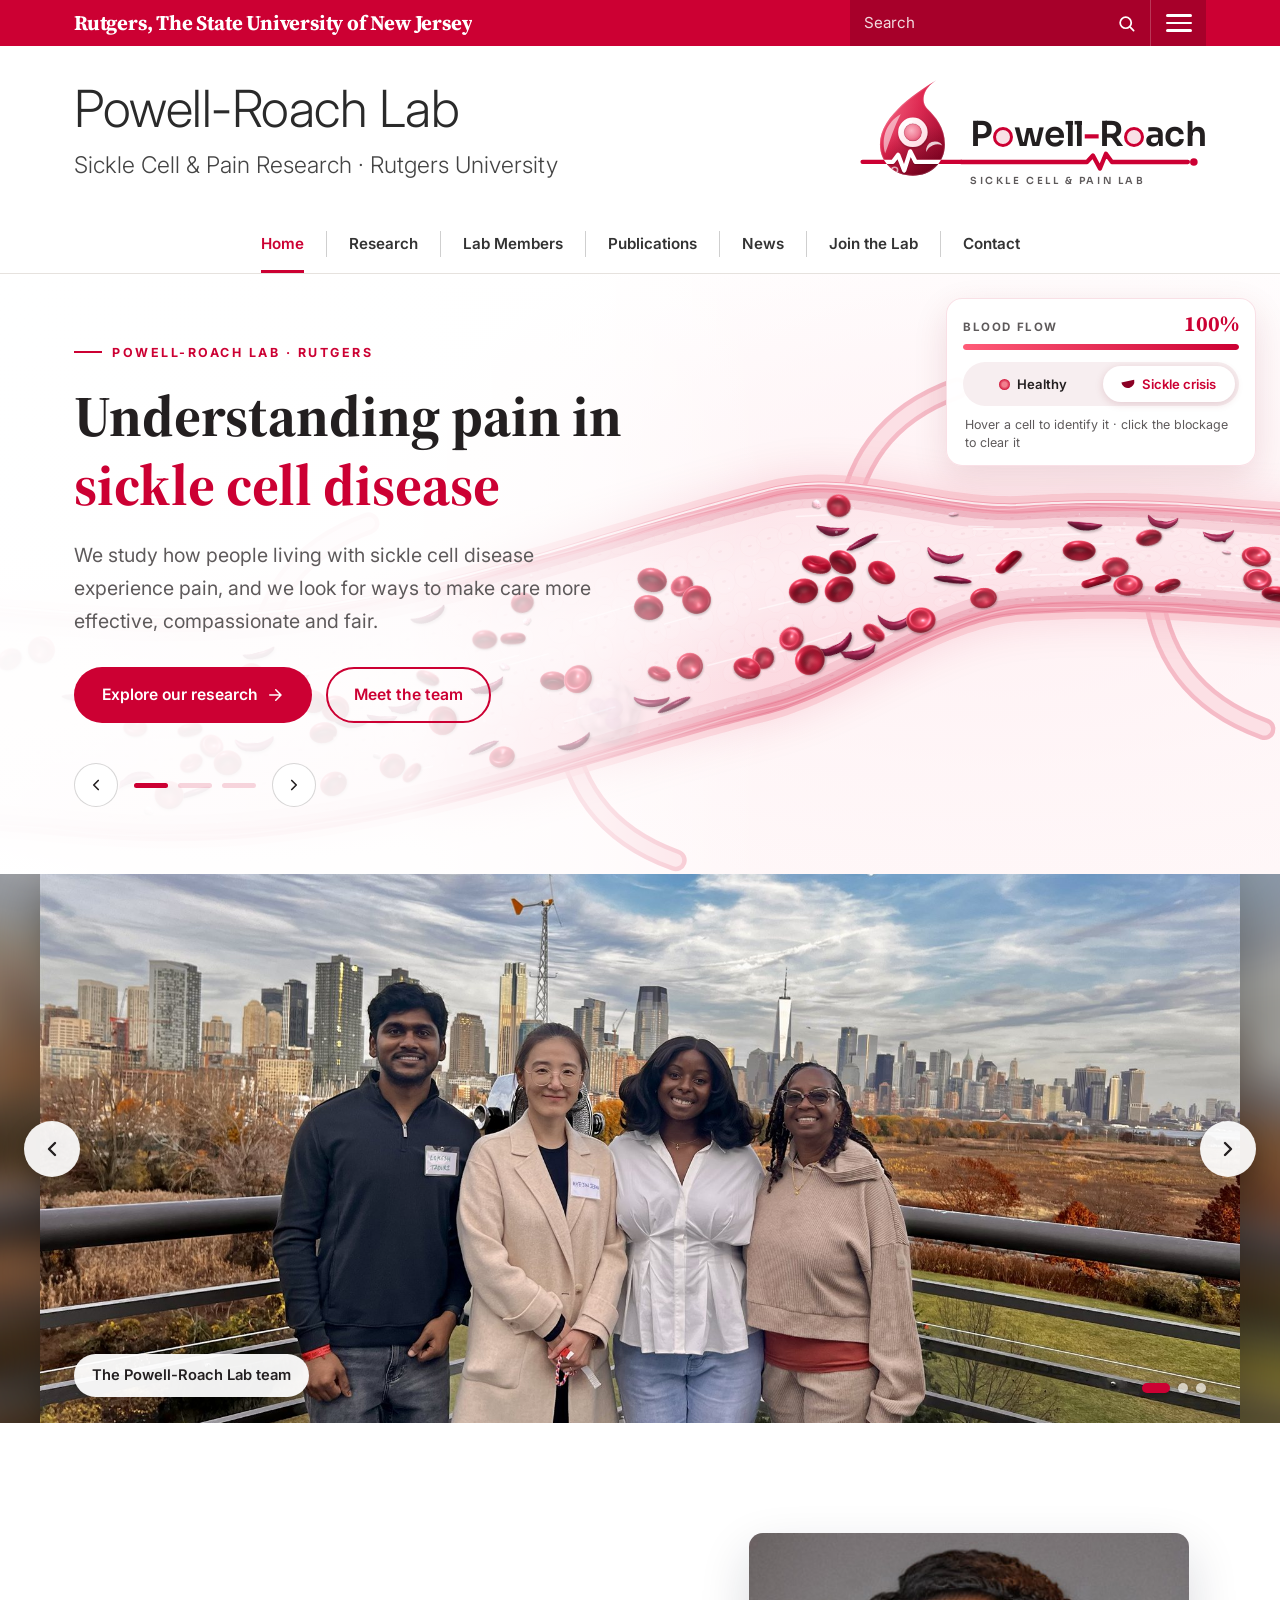
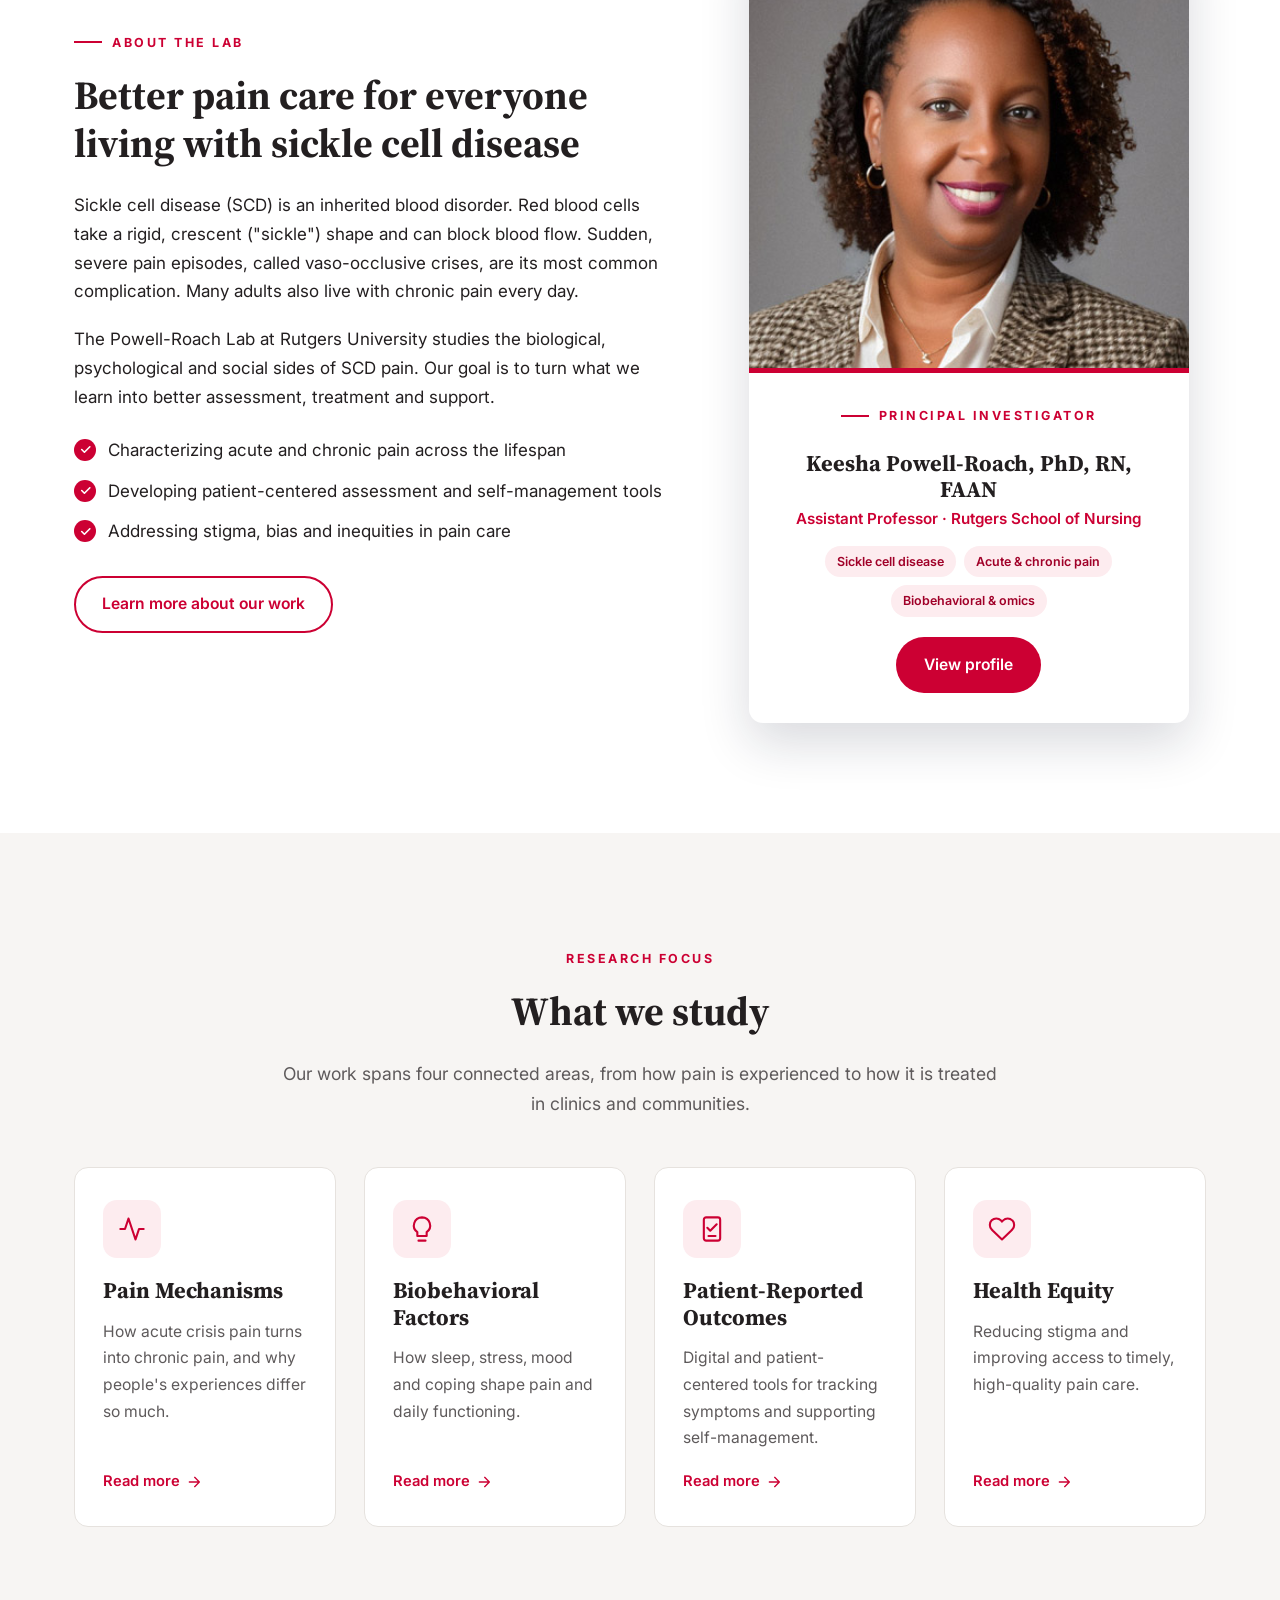
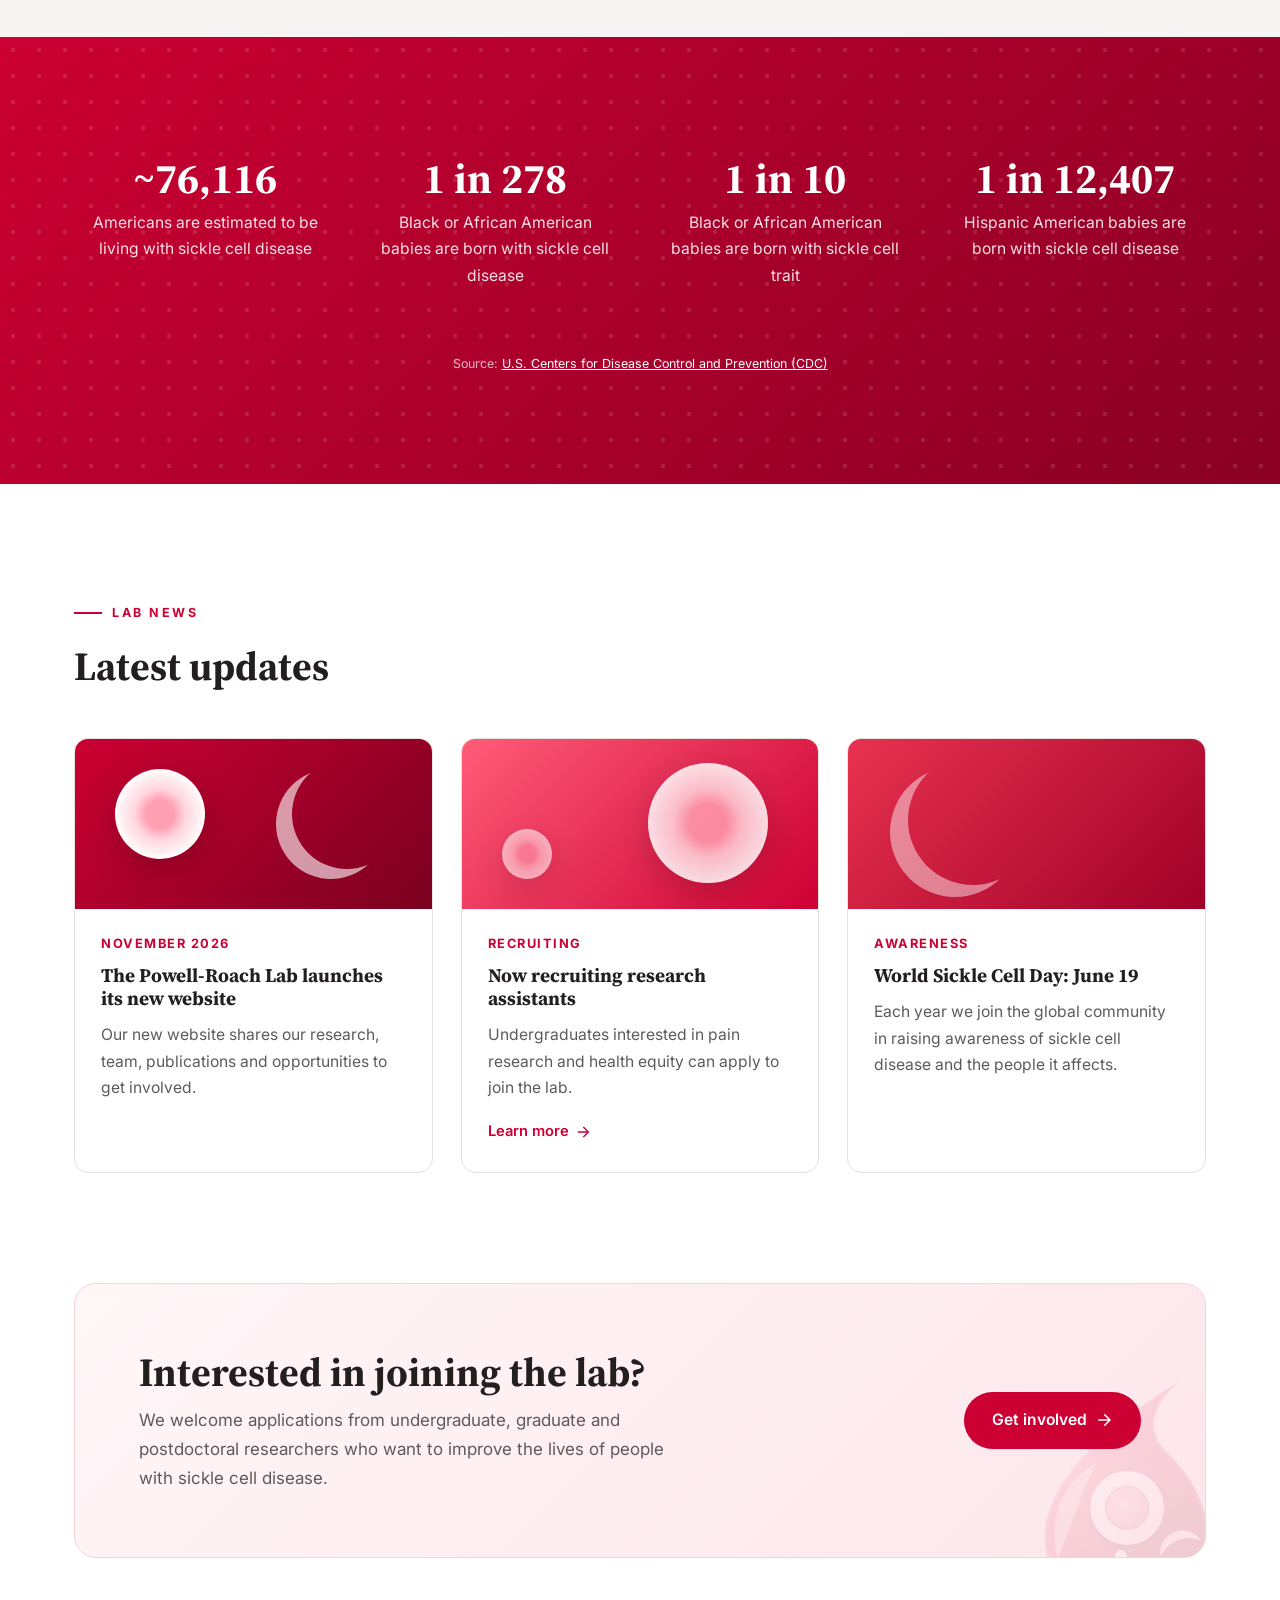
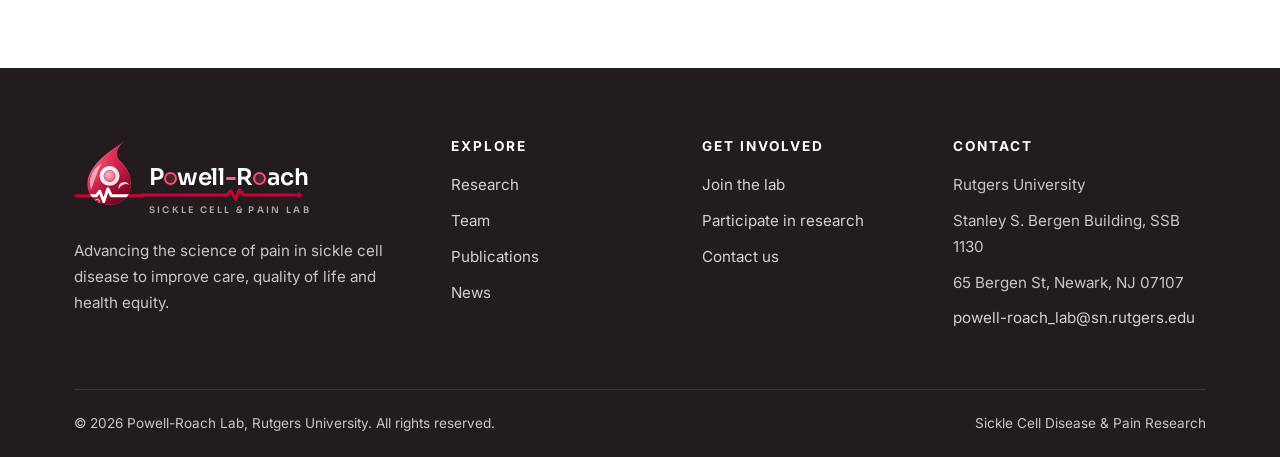
<file: index.html>
<!DOCTYPE html>
<html lang="en" class="no-js">
<head>
  <meta charset="UTF-8">
  <meta name="viewport" content="width=device-width, initial-scale=1">
  <title>Powell-Roach Lab | Sickle Cell Disease &amp; Pain Research | Rutgers University</title>
  <link rel="preload" as="image" href="assets/cells/rbc.webp" type="image/webp">
  <link rel="preload" as="image" href="assets/cells/sickle.webp" type="image/webp">
  <link rel="preload" as="image" href="assets/cells/wbc.webp" type="image/webp">
  <link rel="preload" as="image" href="assets/cells/plt.webp" type="image/webp">
  <meta name="description" content="The Powell-Roach Lab at Rutgers University, led by Dr. Keesha Powell-Roach, studies pain in sickle cell disease to improve care, quality of life and health equity.">
  <meta name="theme-color" content="#cc0033">
  <meta property="og:title" content="Powell-Roach Lab | Sickle Cell Disease &amp; Pain Research">
  <meta property="og:description" content="Understanding and improving pain care for people living with sickle cell disease.">
  <meta property="og:image" content="assets/logo-full.png">
  <link rel="icon" href="assets/rutgers-favicon.ico" sizes="any">
  <link rel="apple-touch-icon" href="assets/rutgers-icon.png">
  <link rel="preconnect" href="https://fonts.googleapis.com">
  <link rel="preconnect" href="https://fonts.gstatic.com" crossorigin>
  <link href="https://fonts.googleapis.com/css2?family=Inter:wght@300;400;500;600;700;800&family=Source+Serif+4:opsz,wght@8..60,600;8..60,700&family=Sora:wght@600&display=swap" rel="stylesheet">
  <link rel="stylesheet" href="css/styles.css?v=20261125b">
</head>
<body>
  <a class="skip-link" href="#main">Skip to content</a>

  <div class="uni-bar">
    <div class="container">
      <a class="uni-name" href="https://www.rutgers.edu" target="_blank" rel="noopener"><span class="uni-full">Rutgers, The State University of New Jersey</span><span class="uni-short">Rutgers University</span></a>
      <div class="uni-tools">
        <form class="site-search" role="search" autocomplete="off">
          <label class="visually-hidden" for="site-search-top">Search this site</label>
          <input id="site-search-top" type="search" placeholder="Search" aria-autocomplete="list" aria-controls="search-results-top">
          <button type="submit" aria-label="Search">
            <svg viewBox="0 0 24 24" fill="none" stroke="currentColor" stroke-width="2.2" stroke-linecap="round" stroke-linejoin="round"><circle cx="11" cy="11" r="7"/><path d="M21 21l-4.3-4.3"/></svg>
          </button>
          <ul class="search-results" id="search-results-top" role="listbox" hidden></ul>
        </form>
        <button class="menu-toggle" type="button" aria-controls="site-menu" aria-expanded="false" aria-label="Open menu">
          <span></span><span></span><span></span>
        </button>
      </div>
    </div>
    <nav id="site-menu" class="site-menu" aria-label="Site menu">
      <div class="container">
        <form class="site-search site-search-menu" role="search" autocomplete="off">
          <label class="visually-hidden" for="site-search-menu">Search this site</label>
          <input id="site-search-menu" type="search" placeholder="Search the site" aria-autocomplete="list" aria-controls="search-results-menu">
          <button type="submit" aria-label="Search">
            <svg viewBox="0 0 24 24" fill="none" stroke="currentColor" stroke-width="2.2" stroke-linecap="round" stroke-linejoin="round"><circle cx="11" cy="11" r="7"/><path d="M21 21l-4.3-4.3"/></svg>
          </button>
          <ul class="search-results" id="search-results-menu" role="listbox" hidden></ul>
        </form>
        <div class="site-menu-grid">
          <div>
            <h4>Explore</h4>
            <ul>
              <li><a href="index.html">Home</a></li>
              <li><a href="research.html">Research</a></li>
              <li><a href="publications.html">Publications</a></li>
              <li><a href="index.html#news">News</a></li>
            </ul>
          </div>
          <div>
            <h4>People</h4>
            <ul>
              <li><a href="team.html">Lab Members</a></li>
              <li><a href="join.html">Join the Lab</a></li>
            </ul>
          </div>
          <div>
            <h4>Connect</h4>
            <ul>
              <li><a href="contact.html">Contact</a></li>
              <li><a href="contact.html#faq">Research Participation</a></li>
              <li><a href="https://www.rutgers.edu" target="_blank" rel="noopener">Rutgers University</a></li>
            </ul>
          </div>
        </div>
      </div>
    </nav>
  </div>

  <header class="lab-header">
    <div class="container">
      <a href="index.html" class="lab-title">
        <span class="lab-name">Powell-Roach Lab</span>
        <span class="lab-sub">Sickle Cell &amp; Pain Research · Rutgers University</span>
      </a>
      <a href="index.html" class="lab-logo" aria-hidden="true" tabindex="-1">
        <img class="lab-logo-mark" src="assets/logo.svg" alt="" width="104" height="104">
        <span class="lab-logo-text">
          <span class="wm-name">P<span class="wm-o"></span>well<span class="wm-dash">-</span>R<span class="wm-o"></span>ach</span>
          <svg class="wm-pulse" viewBox="0 0 240 18" aria-hidden="true"><path d="M0 9 H126 L132 2.5 L139 15.5 L145 0.8 L151 9 H227"/><circle cx="233" cy="9" r="3.8"/></svg>
          <span class="wm-tag">Sickle Cell &amp; Pain Lab</span>
        </span>
      </a>
    </div>
  </header>

  <nav class="main-nav" id="main-nav" aria-label="Main">
    <div class="container">
      <ul>
        <li><a href="index.html">Home</a></li>
        <li><a href="research.html">Research</a></li>
        <li><a href="team.html">Lab Members</a></li>
        <li><a href="publications.html">Publications</a></li>
        <li><a href="index.html#news">News</a></li>
        <li><a href="join.html">Join the Lab</a></li>
        <li><a href="contact.html">Contact</a></li>
      </ul>
    </div>
  </nav>

  <main id="main">
    <!-- ===== Hero carousel ===== -->
    <section class="hero" data-bloodflow aria-roledescription="carousel" aria-label="Lab highlights" tabindex="-1">
      <canvas class="hero-canvas" role="img" aria-label="Animation of red blood cells flowing through a blood vessel. Rigid, sickle-shaped cells get stuck where the vessel narrows and block the flow of blood, which causes pain."></canvas>
      <div class="hero-scrim" aria-hidden="true"></div>

      <div class="hero-inner">
        <div class="container">
          <div class="slides">
            <div class="slide active" role="group" aria-roledescription="slide" aria-label="1 of 3">
              <span class="eyebrow">Powell-Roach Lab · Rutgers</span>
              <h1>Understanding pain in <em>sickle cell disease</em></h1>
              <p class="lead">We study how people living with sickle cell disease experience pain, and we look for ways to make care more effective, compassionate and fair.</p>
              <div class="hero-actions">
                <a href="research.html" class="btn btn-primary">Explore our research
                  <svg viewBox="0 0 24 24" fill="none" stroke="currentColor" stroke-width="2" stroke-linecap="round" stroke-linejoin="round"><path d="M5 12h14M13 5l7 7-7 7"/></svg></a>
                <a href="team.html" class="btn btn-outline">Meet the team</a>
              </div>
            </div>
            <div class="slide" role="group" aria-roledescription="slide" aria-label="2 of 3">
              <span class="eyebrow">Patient-centered science</span>
              <h1>Centering the voices of <em>patients &amp; families</em></h1>
              <p class="lead">We work alongside people with sickle cell disease, their caregivers and clinicians, so our questions reflect what matters most in daily life.</p>
              <div class="hero-actions">
                <a href="research.html#outcomes" class="btn btn-primary">Our approach
                  <svg viewBox="0 0 24 24" fill="none" stroke="currentColor" stroke-width="2" stroke-linecap="round" stroke-linejoin="round"><path d="M5 12h14M13 5l7 7-7 7"/></svg></a>
                <a href="contact.html" class="btn btn-outline">Partner with us</a>
              </div>
            </div>
            <div class="slide" role="group" aria-roledescription="slide" aria-label="3 of 3">
              <span class="eyebrow">Join us</span>
              <h1>Training the next generation of <em>pain researchers</em></h1>
              <p class="lead">Students, trainees and collaborators who care about rigorous research and health equity are welcome to apply.</p>
              <div class="hero-actions">
                <a href="join.html" class="btn btn-primary">Opportunities
                  <svg viewBox="0 0 24 24" fill="none" stroke="currentColor" stroke-width="2" stroke-linecap="round" stroke-linejoin="round"><path d="M5 12h14M13 5l7 7-7 7"/></svg></a>
                <a href="publications.html" class="btn btn-outline">Read our work</a>
              </div>
            </div>
          </div>

          <div class="carousel-controls">
            <button class="carousel-btn carousel-prev" type="button" aria-label="Previous slide">
              <svg viewBox="0 0 24 24" fill="none" stroke="currentColor" stroke-width="2.2" stroke-linecap="round" stroke-linejoin="round"><path d="M15 18l-6-6 6-6"/></svg>
            </button>
            <div class="dots"></div>
            <button class="carousel-btn carousel-next" type="button" aria-label="Next slide">
              <svg viewBox="0 0 24 24" fill="none" stroke="currentColor" stroke-width="2.2" stroke-linecap="round" stroke-linejoin="round"><path d="M9 18l6-6-6-6"/></svg>
            </button>
          </div>
        </div>
      </div>

      <div class="flow-panel" aria-label="Blood flow simulation controls">
        <div class="flow-meter">
          <span class="flow-label">Blood flow</span>
          <strong class="flow-value" aria-live="off">100%</strong>
          <span class="flow-bar"><b style="width:100%"></b></span>
        </div>
        <div class="flow-toggle" role="group" aria-label="Simulation mode">
          <button type="button" data-mode="healthy" aria-pressed="false"><i class="dot-healthy"></i>Healthy</button>
          <button type="button" data-mode="crisis" aria-pressed="true" class="active"><i class="dot-sickle"></i>Sickle crisis</button>
        </div>
        <p class="flow-hint">Hover a cell to identify it · click the blockage to clear it</p>
      </div>
    </section>

    <!-- ===== Group photo slider (full width) =====
         Photos: assets/gallery/group-1.jpg … group-3.jpg.
         For more photos, copy a <figure class="strip-slide"> block. -->
    <section class="photo-strip" data-photo-strip aria-roledescription="carousel" aria-label="Powell-Roach Lab group photos">
      <div class="strip-track">
        <!-- On big screens the photo sits in the centre (max 1200px wide) and strip-bg, a blurred copy of the same photo,
             fills both sides; keep its url() the same as the img src. object-position sets which part stays
             in view: the second number moves the crop up (smaller %) or down (larger %). -->
        <figure class="strip-slide" role="group" aria-roledescription="slide">
          <div class="strip-bg" style="background-image: url('assets/gallery/group-1.jpg')" aria-hidden="true"></div>
          <img src="assets/gallery/group-1.jpg" style="object-position: center 42%" alt="Four Powell-Roach Lab members standing together on a rooftop deck with the New York City skyline behind them">
          <figcaption>The Powell-Roach Lab team</figcaption>
        </figure>
        <figure class="strip-slide" role="group" aria-roledescription="slide">
          <div class="strip-bg" style="background-image: url('assets/gallery/group-2.jpg')" aria-hidden="true"></div>
          <img src="assets/gallery/group-2.jpg" style="object-position: center 13%" alt="Lab members with guests in front of a Sickle Cell Association of New Jersey banner">
          <figcaption>With the Sickle Cell Association of New Jersey</figcaption>
        </figure>
        <figure class="strip-slide" role="group" aria-roledescription="slide">
          <div class="strip-bg" style="background-image: url('assets/gallery/group-3.jpg')" aria-hidden="true"></div>
          <img src="assets/gallery/group-3.jpg" style="object-position: center 38%" alt="Lab members smiling on a rooftop overlooking the Manhattan skyline under an autumn sky">
          <figcaption>Powell-Roach Lab members</figcaption>
        </figure>
      </div>
      <button class="strip-arrow strip-prev" type="button" aria-label="Previous photo">
        <svg viewBox="0 0 24 24" fill="none" stroke="currentColor" stroke-width="2.4" stroke-linecap="round" stroke-linejoin="round"><path d="M15 18l-6-6 6-6"/></svg>
      </button>
      <button class="strip-arrow strip-next" type="button" aria-label="Next photo">
        <svg viewBox="0 0 24 24" fill="none" stroke="currentColor" stroke-width="2.4" stroke-linecap="round" stroke-linejoin="round"><path d="M9 18l6-6-6-6"/></svg>
      </button>
      <div class="strip-dots"></div>
    </section>

    <!-- ===== About ===== -->
    <section class="section" id="about">
      <div class="container split">
        <div class="reveal">
          <span class="eyebrow">About the lab</span>
          <h2>Better pain care for everyone living with sickle cell disease</h2>
          <p>Sickle cell disease (SCD) is an inherited blood disorder. Red blood cells take a rigid, crescent ("sickle") shape and can block blood flow. Sudden, severe pain episodes, called vaso-occlusive crises, are its most common complication. Many adults also live with chronic pain every day.</p>
          <p>The Powell-Roach Lab at Rutgers University studies the biological, psychological and social sides of SCD pain. Our goal is to turn what we learn into better assessment, treatment and support.</p>
          <ul class="check-list">
            <li>Characterizing acute and chronic pain across the lifespan</li>
            <li>Developing patient-centered assessment and self-management tools</li>
            <li>Addressing stigma, bias and inequities in pain care</li>
          </ul>
          <a href="research.html" class="btn btn-outline">Learn more about our work</a>
        </div>

        <aside class="pi-card reveal reveal-delay-2" aria-label="Principal investigator">
          <figure class="pi-photo">
            <img src="assets/people/dr-keesha-roach.jpg" alt="Portrait of Dr. Keesha Powell-Roach" width="400" height="400" decoding="async">
          </figure>
          <div class="pi-body">
            <span class="eyebrow" style="justify-content:center">Principal Investigator</span>
            <h3>Keesha Powell-Roach, PhD, RN, FAAN</h3>
            <div class="role">Assistant Professor · Rutgers School of Nursing</div>
            <div class="tag-row">
              <span class="tag">Sickle cell disease</span>
              <span class="tag">Acute &amp; chronic pain</span>
              <span class="tag">Biobehavioral &amp; omics</span>
            </div>
            <a href="team.html#pi" class="btn btn-primary">View profile</a>
          </div>
        </aside>
      </div>
    </section>

    <!-- ===== Research areas ===== -->
    <section class="section section-soft" id="research-areas">
      <div class="container">
        <div class="section-head center reveal">
          <span class="eyebrow">Research focus</span>
          <h2>What we study</h2>
          <p>Our work spans four connected areas, from how pain is experienced to how it is treated in clinics and communities.</p>
        </div>
        <div class="grid grid-4">
          <a href="research.html#mechanisms" class="card reveal">
            <div class="icon"><svg viewBox="0 0 24 24" fill="none" stroke="currentColor" stroke-width="1.8" stroke-linecap="round" stroke-linejoin="round"><path d="M22 12h-4l-3 9L9 3l-3 9H2"/></svg></div>
            <h3>Pain Mechanisms</h3>
            <p>How acute crisis pain turns into chronic pain, and why people's experiences differ so much.</p>
            <span class="more">Read more <svg viewBox="0 0 24 24" fill="none" stroke="currentColor" stroke-width="2" stroke-linecap="round" stroke-linejoin="round"><path d="M5 12h14M13 5l7 7-7 7"/></svg></span>
          </a>
          <a href="research.html#biobehavioral" class="card reveal reveal-delay-1">
            <div class="icon"><svg viewBox="0 0 24 24" fill="none" stroke="currentColor" stroke-width="1.8" stroke-linecap="round" stroke-linejoin="round"><path d="M12 2a7 7 0 0 0-4 12.7V18h8v-3.3A7 7 0 0 0 12 2z"/><path d="M9 22h6"/></svg></div>
            <h3>Biobehavioral Factors</h3>
            <p>How sleep, stress, mood and coping shape pain and daily functioning.</p>
            <span class="more">Read more <svg viewBox="0 0 24 24" fill="none" stroke="currentColor" stroke-width="2" stroke-linecap="round" stroke-linejoin="round"><path d="M5 12h14M13 5l7 7-7 7"/></svg></span>
          </a>
          <a href="research.html#outcomes" class="card reveal reveal-delay-2">
            <div class="icon"><svg viewBox="0 0 24 24" fill="none" stroke="currentColor" stroke-width="1.8" stroke-linecap="round" stroke-linejoin="round"><rect x="5" y="2" width="14" height="20" rx="2"/><path d="M9 18h6"/><path d="M8 11l2.5 2.5L16 8"/></svg></div>
            <h3>Patient-Reported Outcomes</h3>
            <p>Digital and patient-centered tools for tracking symptoms and supporting self-management.</p>
            <span class="more">Read more <svg viewBox="0 0 24 24" fill="none" stroke="currentColor" stroke-width="2" stroke-linecap="round" stroke-linejoin="round"><path d="M5 12h14M13 5l7 7-7 7"/></svg></span>
          </a>
          <a href="research.html#equity" class="card reveal reveal-delay-3">
            <div class="icon"><svg viewBox="0 0 24 24" fill="none" stroke="currentColor" stroke-width="1.8" stroke-linecap="round" stroke-linejoin="round"><path d="M20.8 4.6a5.5 5.5 0 0 0-7.8 0L12 5.7l-1-1.1a5.5 5.5 0 0 0-7.8 7.8l1 1.1L12 21l7.8-7.5 1-1.1a5.5 5.5 0 0 0 0-7.8z"/></svg></div>
            <h3>Health Equity</h3>
            <p>Reducing stigma and improving access to timely, high-quality pain care.</p>
            <span class="more">Read more <svg viewBox="0 0 24 24" fill="none" stroke="currentColor" stroke-width="2" stroke-linecap="round" stroke-linejoin="round"><path d="M5 12h14M13 5l7 7-7 7"/></svg></span>
          </a>
        </div>
      </div>
    </section>

    <!-- ===== Stats ===== -->
    <section class="section stats" aria-label="Sickle cell disease facts">
      <div class="container">
        <div class="grid grid-4">
          <div class="stat reveal">
            <div class="num" data-count="100000" data-prefix="~">~100,000</div>
            <p class="label">Americans are estimated to be living with sickle cell disease</p>
          </div>
          <div class="stat reveal reveal-delay-1">
            <div class="num" data-count="365" data-prefix="1 in ">1 in 365</div>
            <p class="label">Black or African American babies are born with sickle cell disease</p>
          </div>
          <div class="stat reveal reveal-delay-2">
            <div class="num" data-count="13" data-prefix="1 in ">1 in 13</div>
            <p class="label">Black or African American babies are born with sickle cell trait</p>
          </div>
          <div class="stat reveal reveal-delay-3">
            <div class="num" data-count="16300" data-prefix="1 in ">1 in 16,300</div>
            <p class="label">Hispanic American babies are born with sickle cell disease</p>
          </div>
        </div>
        <p class="source">Source: <a href="https://www.cdc.gov/sickle-cell/data/index.html" target="_blank" rel="noopener">U.S. Centers for Disease Control and Prevention (CDC)</a></p>
      </div>
    </section>

    <!-- ===== News ===== -->
    <section class="section" id="news">
      <div class="container">
        <div class="section-head reveal">
          <span class="eyebrow">Lab news</span>
          <h2>Latest updates</h2>
        </div>
        <div class="grid grid-3">
          <article class="card news-card reveal">
            <div class="news-media" aria-hidden="true">
              <span class="cell" style="width:90px;height:90px;top:30px;left:40px"></span>
              <span class="sickle" style="width:110px;height:110px;top:20px;right:30px;box-shadow:-16px 10px 0 0 rgba(255,255,255,.6)"></span>
            </div>
            <div class="news-body">
              <div class="news-meta">November 2026</div>
              <h3>The Powell-Roach Lab launches its new website</h3>
              <p>Our new website shares our research, team, publications and opportunities to get involved.</p>
            </div>
          </article>
          <article class="card news-card reveal reveal-delay-1">
            <div class="news-media" aria-hidden="true" style="background:linear-gradient(135deg,#ff5c78,#cc0033)">
              <span class="cell" style="width:120px;height:120px;top:24px;right:50px;opacity:.85"></span>
              <span class="cell" style="width:50px;height:50px;top:90px;left:40px;opacity:.6"></span>
            </div>
            <div class="news-body">
              <div class="news-meta">Recruiting</div>
              <h3>Now recruiting research assistants</h3>
              <p>Undergraduates interested in pain research and health equity can apply to join the lab.</p>
              <a href="join.html" class="more">Learn more <svg viewBox="0 0 24 24" fill="none" stroke="currentColor" stroke-width="2" stroke-linecap="round" stroke-linejoin="round"><path d="M5 12h14M13 5l7 7-7 7"/></svg></a>
            </div>
          </article>
          <article class="card news-card reveal reveal-delay-2">
            <div class="news-media" aria-hidden="true" style="background:linear-gradient(135deg,#e8324f,#a00028)">
              <span class="sickle" style="width:130px;height:130px;top:16px;left:60px;box-shadow:-18px 12px 0 0 rgba(255,255,255,.45)"></span>
            </div>
            <div class="news-body">
              <div class="news-meta">Awareness</div>
              <h3>World Sickle Cell Day: June 19</h3>
              <p>Each year we join the global community in raising awareness of sickle cell disease and the people it affects.</p>
            </div>
          </article>
        </div>
      </div>
    </section>

    <!-- ===== CTA ===== -->
    <section class="section" style="padding-top:0">
      <div class="container">
        <div class="cta-band reveal">
          <img class="cta-mark" src="assets/logo.svg" alt="" aria-hidden="true">
          <div>
            <h2>Interested in joining the lab?</h2>
            <p>We welcome applications from undergraduate, graduate and postdoctoral researchers who want to improve the lives of people with sickle cell disease.</p>
          </div>
          <a href="join.html" class="btn btn-primary">Get involved
            <svg viewBox="0 0 24 24" fill="none" stroke="currentColor" stroke-width="2" stroke-linecap="round" stroke-linejoin="round"><path d="M5 12h14M13 5l7 7-7 7"/></svg></a>
        </div>
      </div>
    </section>
  </main>

  <footer class="site-footer">
    <div class="container">
      <div class="footer-grid">
        <div>
          <a href="index.html" class="lab-logo lab-logo--footer" aria-label="Powell-Roach Lab home">
            <img class="lab-logo-mark" src="assets/logo.svg" alt="" width="70" height="70">
            <span class="lab-logo-text">
              <span class="wm-name">P<span class="wm-o"></span>well<span class="wm-dash">-</span>R<span class="wm-o"></span>ach</span>
              <svg class="wm-pulse" viewBox="0 0 240 18" aria-hidden="true"><path d="M0 9 H126 L132 2.5 L139 15.5 L145 0.8 L151 9 H227"/><circle cx="233" cy="9" r="3.8"/></svg>
              <span class="wm-tag">Sickle Cell &amp; Pain Lab</span>
            </span>
          </a>
          <p>Advancing the science of pain in sickle cell disease to improve care, quality of life and health equity.</p>
        </div>
        <div>
          <h4>Explore</h4>
          <ul>
            <li><a href="research.html">Research</a></li>
            <li><a href="team.html">Team</a></li>
            <li><a href="publications.html">Publications</a></li>
            <li><a href="index.html#news">News</a></li>
          </ul>
        </div>
        <div>
          <h4>Get involved</h4>
          <ul>
            <li><a href="join.html">Join the lab</a></li>
            <li><a href="contact.html#faq">Participate in research</a></li>
            <li><a href="contact.html">Contact us</a></li>
          </ul>
        </div>
        <div>
          <h4>Contact</h4>
          <ul>
            <li>Rutgers University</li>
            <li>Stanley S. Bergen Building, SSB 1130</li>
            <li>65 Bergen St, Newark, NJ 07107</li>
            <li><a href="mailto:powell-roach_lab@sn.rutgers.edu">powell-roach_lab@sn.rutgers.edu</a></li>
          </ul>
        </div>
      </div>
      <div class="footer-bottom">
        <span>&copy; <span data-year>2026</span> Powell-Roach Lab, Rutgers University. All rights reserved.</span>
        <span>Sickle Cell Disease &amp; Pain Research</span>
      </div>
    </div>
  </footer>

  <button class="to-top" type="button" aria-label="Back to top">
    <svg viewBox="0 0 24 24" fill="none" stroke="currentColor" stroke-width="2.4" stroke-linecap="round" stroke-linejoin="round"><path d="M18 15l-6-6-6 6"/></svg>
  </button>

  <script src="js/bloodflow.js?v=20261125b"></script>
  <script src="js/main.js?v=20261125b"></script>
</body>
</html>
</file>
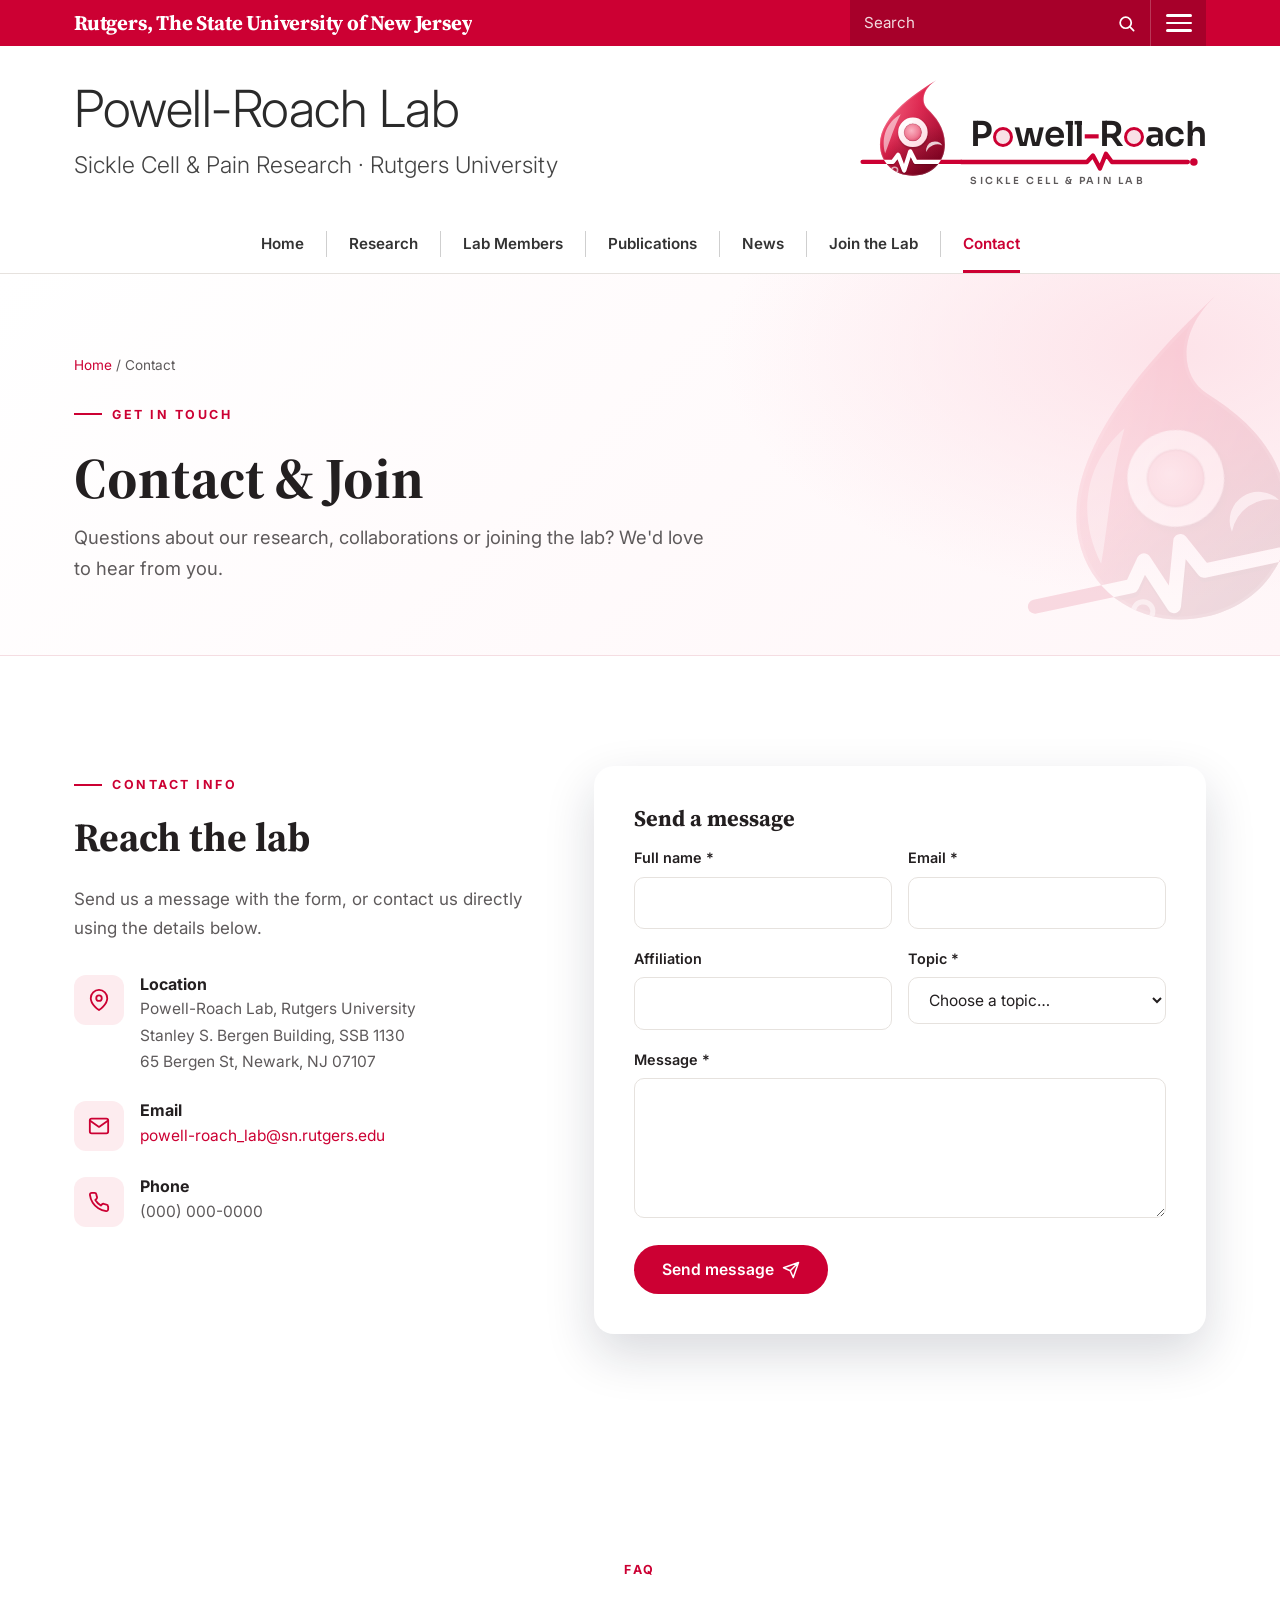
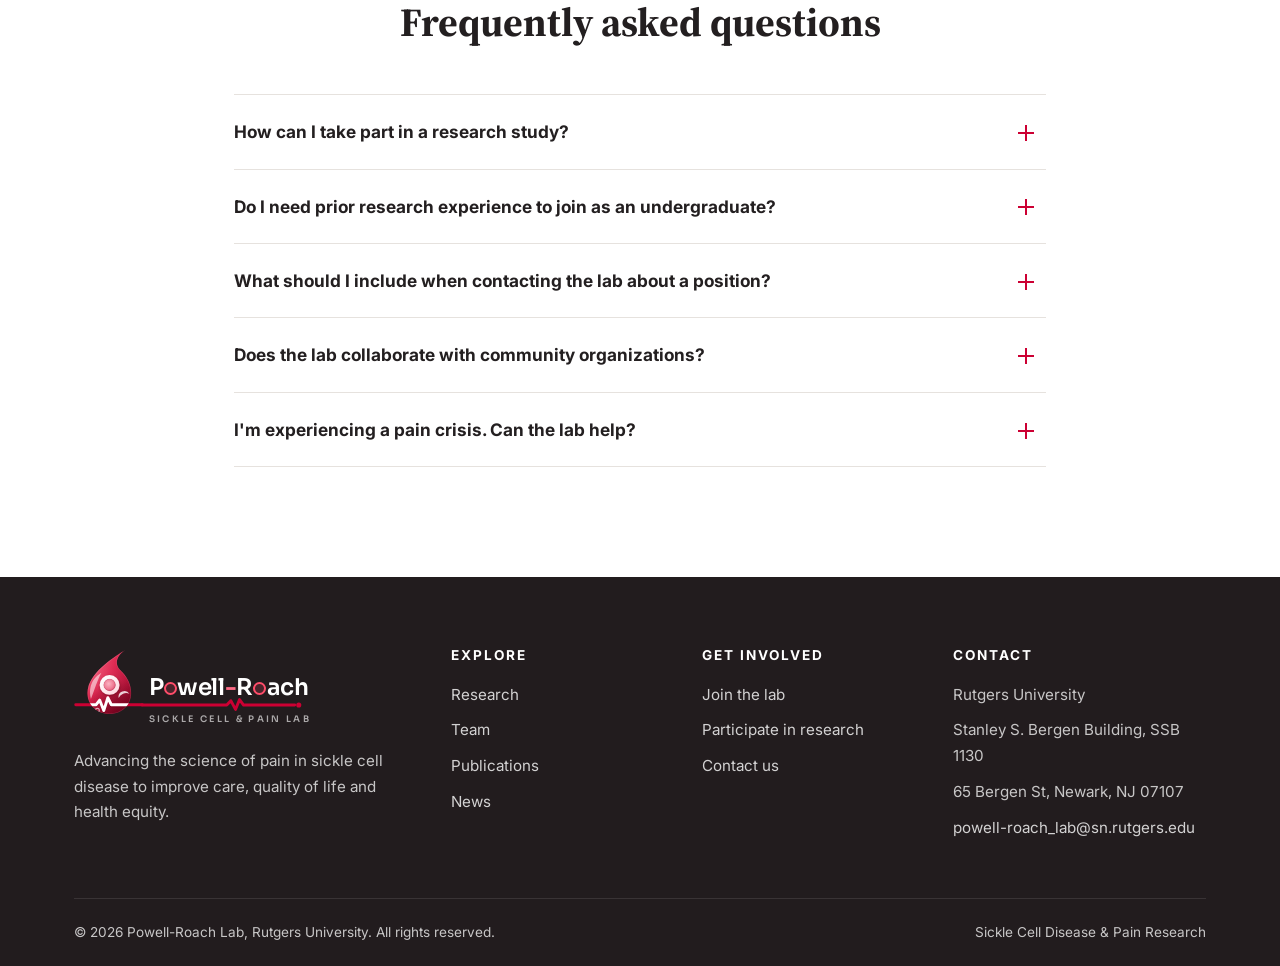
<file: contact.html>
<!DOCTYPE html>
<html lang="en" class="no-js">
<head>
  <meta charset="UTF-8">
  <meta name="viewport" content="width=device-width, initial-scale=1">
  <title>Contact &amp; Join | Powell-Roach Lab | Rutgers University</title>
  <meta name="description" content="Contact the Powell-Roach Lab at Rutgers University, explore opportunities to join, or learn about taking part in research.">
  <meta name="theme-color" content="#cc0033">
  <meta property="og:title" content="Contact &amp; Join | Powell-Roach Lab | Rutgers University">
  <meta property="og:description" content="Contact the Powell-Roach Lab at Rutgers University, explore opportunities to join, or learn about taking part in research.">
  <meta property="og:image" content="assets/logo-full.png">
  <link rel="icon" href="assets/rutgers-favicon.ico" sizes="any">
  <link rel="apple-touch-icon" href="assets/rutgers-icon.png">
  <link rel="preconnect" href="https://fonts.googleapis.com">
  <link rel="preconnect" href="https://fonts.gstatic.com" crossorigin>
  <link href="https://fonts.googleapis.com/css2?family=Inter:wght@300;400;500;600;700;800&family=Source+Serif+4:opsz,wght@8..60,600;8..60,700&family=Sora:wght@600&display=swap" rel="stylesheet">
  <link rel="stylesheet" href="css/styles.css?v=20261125b">
</head>
<body>
  <a class="skip-link" href="#main">Skip to content</a>

  <div class="uni-bar">
    <div class="container">
      <a class="uni-name" href="https://www.rutgers.edu" target="_blank" rel="noopener"><span class="uni-full">Rutgers, The State University of New Jersey</span><span class="uni-short">Rutgers University</span></a>
      <div class="uni-tools">
        <form class="site-search" role="search" autocomplete="off">
          <label class="visually-hidden" for="site-search-top">Search this site</label>
          <input id="site-search-top" type="search" placeholder="Search" aria-autocomplete="list" aria-controls="search-results-top">
          <button type="submit" aria-label="Search">
            <svg viewBox="0 0 24 24" fill="none" stroke="currentColor" stroke-width="2.2" stroke-linecap="round" stroke-linejoin="round"><circle cx="11" cy="11" r="7"/><path d="M21 21l-4.3-4.3"/></svg>
          </button>
          <ul class="search-results" id="search-results-top" role="listbox" hidden></ul>
        </form>
        <button class="menu-toggle" type="button" aria-controls="site-menu" aria-expanded="false" aria-label="Open menu">
          <span></span><span></span><span></span>
        </button>
      </div>
    </div>
    <nav id="site-menu" class="site-menu" aria-label="Site menu">
      <div class="container">
        <form class="site-search site-search-menu" role="search" autocomplete="off">
          <label class="visually-hidden" for="site-search-menu">Search this site</label>
          <input id="site-search-menu" type="search" placeholder="Search the site" aria-autocomplete="list" aria-controls="search-results-menu">
          <button type="submit" aria-label="Search">
            <svg viewBox="0 0 24 24" fill="none" stroke="currentColor" stroke-width="2.2" stroke-linecap="round" stroke-linejoin="round"><circle cx="11" cy="11" r="7"/><path d="M21 21l-4.3-4.3"/></svg>
          </button>
          <ul class="search-results" id="search-results-menu" role="listbox" hidden></ul>
        </form>
        <div class="site-menu-grid">
          <div>
            <h4>Explore</h4>
            <ul>
              <li><a href="index.html">Home</a></li>
              <li><a href="research.html">Research</a></li>
              <li><a href="publications.html">Publications</a></li>
              <li><a href="index.html#news">News</a></li>
            </ul>
          </div>
          <div>
            <h4>People</h4>
            <ul>
              <li><a href="team.html">Lab Members</a></li>
              <li><a href="join.html">Join the Lab</a></li>
            </ul>
          </div>
          <div>
            <h4>Connect</h4>
            <ul>
              <li><a href="contact.html">Contact</a></li>
              <li><a href="contact.html#faq">Research Participation</a></li>
              <li><a href="https://www.rutgers.edu" target="_blank" rel="noopener">Rutgers University</a></li>
            </ul>
          </div>
        </div>
      </div>
    </nav>
  </div>

  <header class="lab-header">
    <div class="container">
      <a href="index.html" class="lab-title">
        <span class="lab-name">Powell-Roach Lab</span>
        <span class="lab-sub">Sickle Cell &amp; Pain Research · Rutgers University</span>
      </a>
      <a href="index.html" class="lab-logo" aria-hidden="true" tabindex="-1">
        <img class="lab-logo-mark" src="assets/logo.svg" alt="" width="104" height="104">
        <span class="lab-logo-text">
          <span class="wm-name">P<span class="wm-o"></span>well<span class="wm-dash">-</span>R<span class="wm-o"></span>ach</span>
          <svg class="wm-pulse" viewBox="0 0 240 18" aria-hidden="true"><path d="M0 9 H126 L132 2.5 L139 15.5 L145 0.8 L151 9 H227"/><circle cx="233" cy="9" r="3.8"/></svg>
          <span class="wm-tag">Sickle Cell &amp; Pain Lab</span>
        </span>
      </a>
    </div>
  </header>

  <nav class="main-nav" id="main-nav" aria-label="Main">
    <div class="container">
      <ul>
        <li><a href="index.html">Home</a></li>
        <li><a href="research.html">Research</a></li>
        <li><a href="team.html">Lab Members</a></li>
        <li><a href="publications.html">Publications</a></li>
        <li><a href="index.html#news">News</a></li>
        <li><a href="join.html">Join the Lab</a></li>
        <li><a href="contact.html">Contact</a></li>
      </ul>
    </div>
  </nav>

  <main id="main">
    <section class="page-banner">
      <img class="banner-mark" src="assets/logo.svg" alt="" aria-hidden="true">
      <div class="container">
        <nav class="breadcrumb" aria-label="Breadcrumb"><a href="index.html">Home</a> / Contact</nav>
        <span class="eyebrow">Get in touch</span>
        <h1>Contact &amp; Join</h1>
        <p>Questions about our research, collaborations or joining the lab? We'd love to hear from you.</p>
      </div>
    </section>

    <section class="section">
      <div class="container contact-grid">
        <div class="reveal">
          <span class="eyebrow">Contact info</span>
          <h2>Reach the lab</h2>
          <p style="color:var(--muted);margin-bottom:32px">Send us a message with the form, or contact us directly using the details below.</p>

          <div class="info-item">
            <div class="icon"><svg viewBox="0 0 24 24" fill="none" stroke="currentColor" stroke-width="2" stroke-linecap="round" stroke-linejoin="round"><path d="M21 10c0 7-9 13-9 13S3 17 3 10a9 9 0 0 1 18 0z"/><circle cx="12" cy="10" r="3"/></svg></div>
            <div><h4>Location</h4><p>Powell-Roach Lab, Rutgers University<br>Stanley S. Bergen Building, SSB 1130<br>65 Bergen St, Newark, NJ 07107</p></div>
          </div>
          <div class="info-item">
            <div class="icon"><svg viewBox="0 0 24 24" fill="none" stroke="currentColor" stroke-width="2" stroke-linecap="round" stroke-linejoin="round"><rect x="2" y="4" width="20" height="16" rx="2"/><path d="M22 6l-10 7L2 6"/></svg></div>
            <div><h4>Email</h4><p><a href="mailto:powell-roach_lab@sn.rutgers.edu">powell-roach_lab@sn.rutgers.edu</a></p></div>
          </div>
          <div class="info-item">
            <div class="icon"><svg viewBox="0 0 24 24" fill="none" stroke="currentColor" stroke-width="2" stroke-linecap="round" stroke-linejoin="round"><path d="M22 16.9v3a2 2 0 0 1-2.2 2 19.8 19.8 0 0 1-8.6-3.1 19.5 19.5 0 0 1-6-6A19.8 19.8 0 0 1 2.1 4.2 2 2 0 0 1 4.1 2h3a2 2 0 0 1 2 1.7c.1.9.4 1.8.7 2.7a2 2 0 0 1-.5 2.1L8 9.8a16 16 0 0 0 6 6l1.3-1.3a2 2 0 0 1 2.1-.4c.9.3 1.8.6 2.7.7a2 2 0 0 1 1.7 2z"/></svg></div>
            <div><h4>Phone</h4><p>(000) 000-0000</p></div>
          </div>
        </div>

        <div class="form-card reveal reveal-delay-1">
          <h3>Send a message</h3>
          <form id="contact-form" data-email="powell-roach_lab@sn.rutgers.edu" novalidate>
            <div class="form-row">
              <div class="form-group">
                <label for="name">Full name *</label>
                <input class="field" id="name" name="name" type="text" autocomplete="name" required>
                <div class="error" role="alert"></div>
              </div>
              <div class="form-group">
                <label for="email">Email *</label>
                <input class="field" id="email" name="email" type="email" autocomplete="email" required>
                <div class="error" role="alert"></div>
              </div>
            </div>
            <div class="form-row">
              <div class="form-group">
                <label for="affiliation">Affiliation</label>
                <input class="field" id="affiliation" name="affiliation" type="text" autocomplete="organization">
                <div class="error" role="alert"></div>
              </div>
              <div class="form-group">
                <label for="subject">Topic *</label>
                <select class="field" id="subject" name="subject" required>
                  <option value="">Choose a topic…</option>
                  <option>Joining the lab</option>
                  <option>Research participation</option>
                  <option>Collaboration</option>
                  <option>Media inquiry</option>
                  <option>Other</option>
                </select>
                <div class="error" role="alert"></div>
              </div>
            </div>
            <div class="form-group">
              <label for="message">Message *</label>
              <textarea class="field" id="message" name="message" required></textarea>
              <div class="error" role="alert"></div>
            </div>
            <button type="submit" class="btn btn-primary">Send message
              <svg viewBox="0 0 24 24" fill="none" stroke="currentColor" stroke-width="2" stroke-linecap="round" stroke-linejoin="round"><path d="M22 2L11 13M22 2l-7 20-4-9-9-4z"/></svg></button>
            <input type="text" name="_honey" tabindex="-1" autocomplete="off" aria-hidden="true" style="position:absolute;left:-9999px">
            <div class="form-success" role="status">Thank you! Your message has been sent to the lab. We will get back to you soon.</div>
            <div class="form-failure" role="alert">We couldn't send your message automatically, so your email app has been opened with it ready to send. You can also email us at <a href="mailto:powell-roach_lab@sn.rutgers.edu">powell-roach_lab@sn.rutgers.edu</a>.</div>
          </form>
        </div>
      </div>
    </section>

    <section class="section" id="faq">
      <div class="container" style="max-width:860px">
        <div class="section-head center reveal">
          <span class="eyebrow">FAQ</span>
          <h2>Frequently asked questions</h2>
        </div>
        <div class="accordion reveal">
          <div class="acc-item">
            <button class="acc-trigger" aria-expanded="false" aria-controls="faq1">How can I take part in a research study?</button>
            <div class="acc-panel" id="faq1" role="region"><div class="acc-panel-inner">If you or a family member lives with sickle cell disease and want to learn about current studies, contact us using the form above and choose "Research participation." A team member will tell you about eligibility and what taking part involves.</div></div>
          </div>
          <div class="acc-item">
            <button class="acc-trigger" aria-expanded="false" aria-controls="faq2">Do I need prior research experience to join as an undergraduate?</button>
            <div class="acc-panel" id="faq2" role="region"><div class="acc-panel-inner">No. We value curiosity, reliability and a commitment to the communities we serve. We provide training in research ethics, data collection and study procedures.</div></div>
          </div>
          <div class="acc-item">
            <button class="acc-trigger" aria-expanded="false" aria-controls="faq3">What should I include when contacting the lab about a position?</button>
            <div class="acc-panel" id="faq3" role="region"><div class="acc-panel-inner">Include a short note about your background and interests, why you want to join the lab, your availability, and a current CV or résumé.</div></div>
          </div>
          <div class="acc-item">
            <button class="acc-trigger" aria-expanded="false" aria-controls="faq4">Does the lab collaborate with community organizations?</button>
            <div class="acc-panel" id="faq4" role="region"><div class="acc-panel-inner">Yes. Community partnerships are central to our work. If your organization serves people affected by sickle cell disease, we would love to talk.</div></div>
          </div>
          <div class="acc-item">
            <button class="acc-trigger" aria-expanded="false" aria-controls="faq5">I'm experiencing a pain crisis. Can the lab help?</button>
            <div class="acc-panel" id="faq5" role="region"><div class="acc-panel-inner">The lab does research and cannot provide medical care. If you are having a pain crisis or medical emergency, contact your healthcare provider, go to the nearest emergency department or call 911.</div></div>
          </div>
        </div>
      </div>
    </section>
  </main>

  <footer class="site-footer">
    <div class="container">
      <div class="footer-grid">
        <div>
          <a href="index.html" class="lab-logo lab-logo--footer" aria-label="Powell-Roach Lab home">
            <img class="lab-logo-mark" src="assets/logo.svg" alt="" width="70" height="70">
            <span class="lab-logo-text">
              <span class="wm-name">P<span class="wm-o"></span>well<span class="wm-dash">-</span>R<span class="wm-o"></span>ach</span>
              <svg class="wm-pulse" viewBox="0 0 240 18" aria-hidden="true"><path d="M0 9 H126 L132 2.5 L139 15.5 L145 0.8 L151 9 H227"/><circle cx="233" cy="9" r="3.8"/></svg>
              <span class="wm-tag">Sickle Cell &amp; Pain Lab</span>
            </span>
          </a>
          <p>Advancing the science of pain in sickle cell disease to improve care, quality of life and health equity.</p>
        </div>
        <div>
          <h4>Explore</h4>
          <ul>
            <li><a href="research.html">Research</a></li>
            <li><a href="team.html">Team</a></li>
            <li><a href="publications.html">Publications</a></li>
            <li><a href="index.html#news">News</a></li>
          </ul>
        </div>
        <div>
          <h4>Get involved</h4>
          <ul>
            <li><a href="join.html">Join the lab</a></li>
            <li><a href="contact.html#faq">Participate in research</a></li>
            <li><a href="contact.html">Contact us</a></li>
          </ul>
        </div>
        <div>
          <h4>Contact</h4>
          <ul>
            <li>Rutgers University</li>
            <li>Stanley S. Bergen Building, SSB 1130</li>
            <li>65 Bergen St, Newark, NJ 07107</li>
            <li><a href="mailto:powell-roach_lab@sn.rutgers.edu">powell-roach_lab@sn.rutgers.edu</a></li>
          </ul>
        </div>
      </div>
      <div class="footer-bottom">
        <span>&copy; <span data-year>2026</span> Powell-Roach Lab, Rutgers University. All rights reserved.</span>
        <span>Sickle Cell Disease &amp; Pain Research</span>
      </div>
    </div>
  </footer>

  <button class="to-top" type="button" aria-label="Back to top">
    <svg viewBox="0 0 24 24" fill="none" stroke="currentColor" stroke-width="2.4" stroke-linecap="round" stroke-linejoin="round"><path d="M18 15l-6-6-6 6"/></svg>
  </button>

  <script src="js/main.js?v=20261125b"></script>
</body>
</html>
</file>
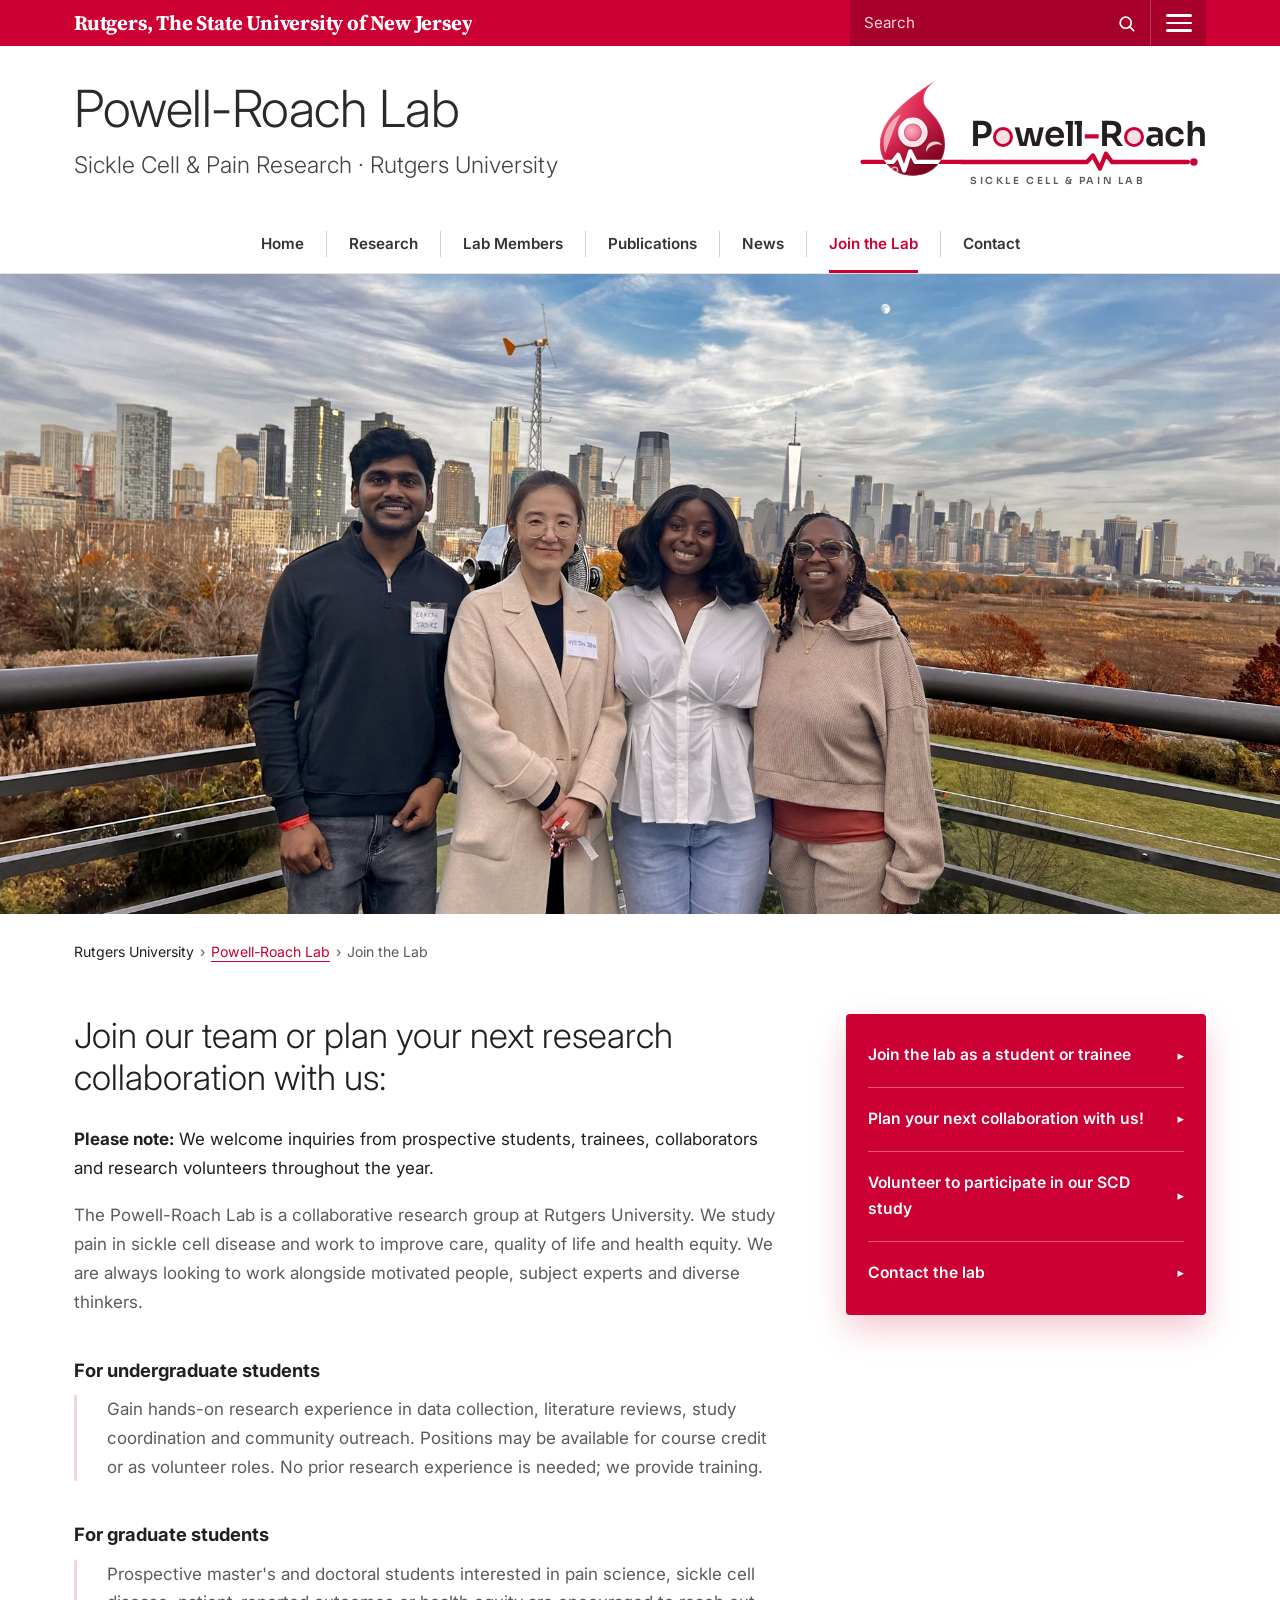
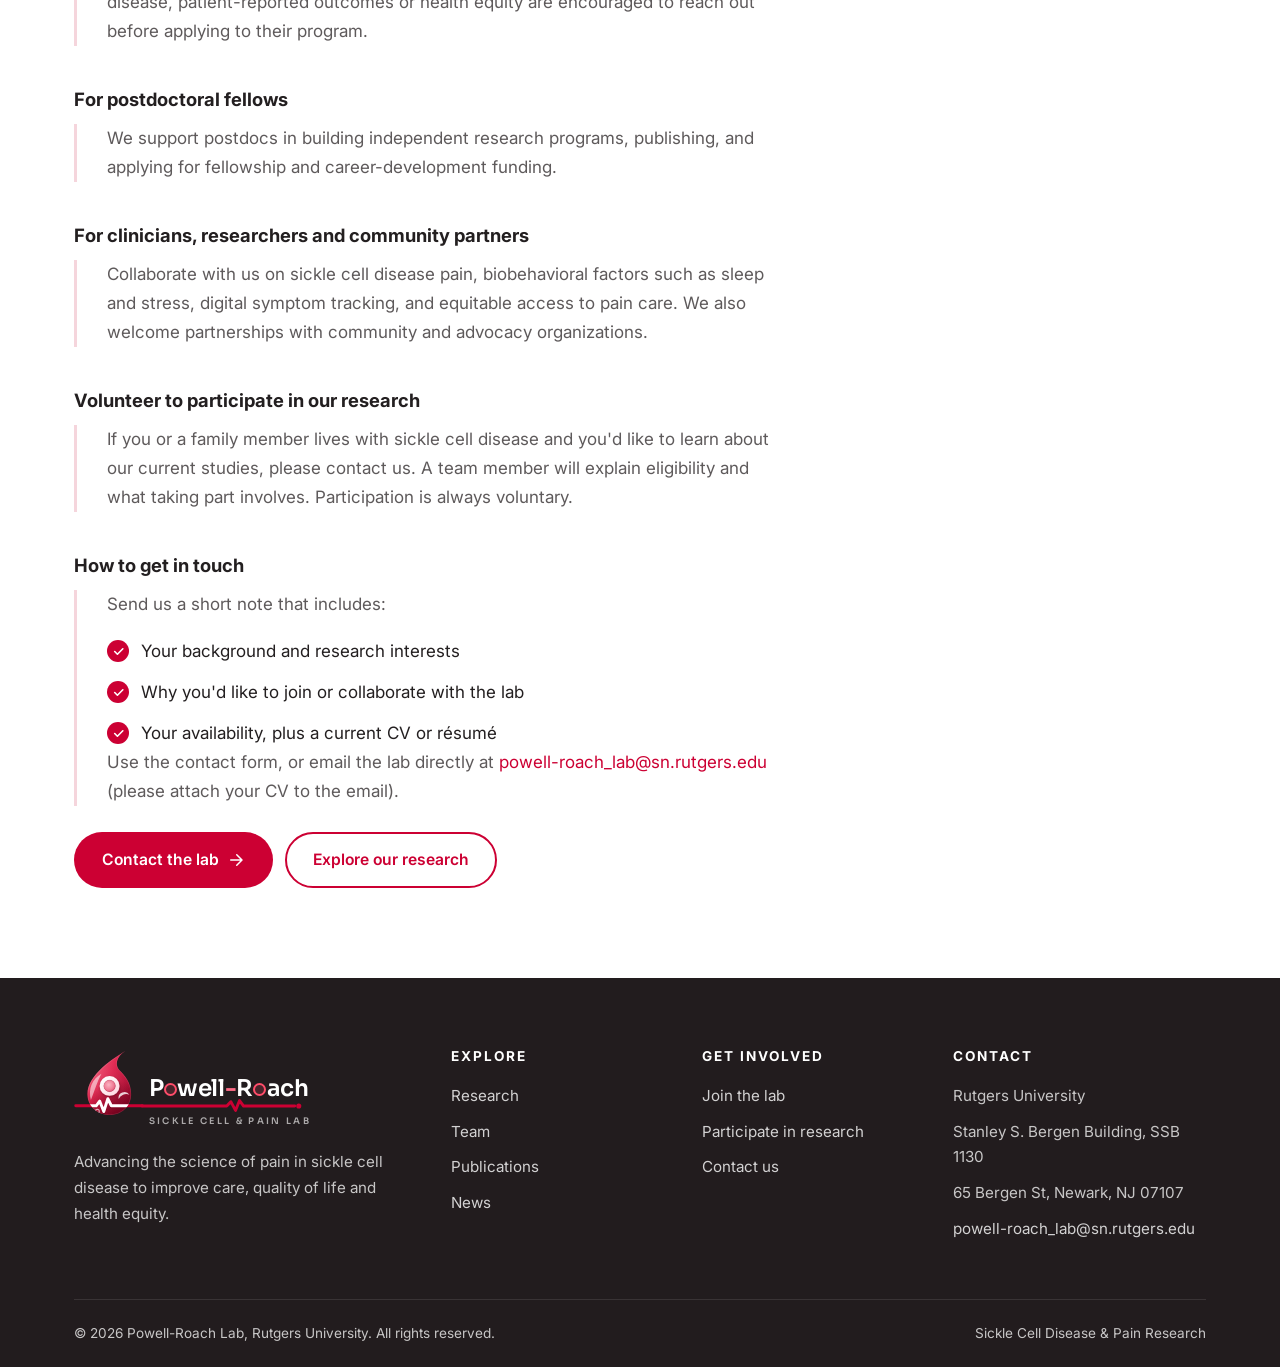
<file: join.html>
<!DOCTYPE html>
<html lang="en" class="no-js">
<head>
  <meta charset="UTF-8">
  <meta name="viewport" content="width=device-width, initial-scale=1">
  <title>Join the Lab | Powell-Roach Lab | Rutgers University</title>
  <meta name="description" content="Join the Powell-Roach Lab at Rutgers University: opportunities for undergraduates, graduate students, postdocs, collaborators and research volunteers.">
  <meta name="theme-color" content="#cc0033">
  <meta property="og:title" content="Join the Lab | Powell-Roach Lab | Rutgers University">
  <meta property="og:description" content="Join the Powell-Roach Lab at Rutgers University: opportunities for undergraduates, graduate students, postdocs, collaborators and research volunteers.">
  <meta property="og:image" content="assets/logo-full.png">
  <link rel="icon" href="assets/rutgers-favicon.ico" sizes="any">
  <link rel="apple-touch-icon" href="assets/rutgers-icon.png">
  <link rel="preconnect" href="https://fonts.googleapis.com">
  <link rel="preconnect" href="https://fonts.gstatic.com" crossorigin>
  <link href="https://fonts.googleapis.com/css2?family=Inter:wght@300;400;500;600;700;800&family=Source+Serif+4:opsz,wght@8..60,600;8..60,700&family=Sora:wght@600&display=swap" rel="stylesheet">
  <link rel="stylesheet" href="css/styles.css?v=20261125b">
</head>
<body>
  <a class="skip-link" href="#main">Skip to content</a>

  <div class="uni-bar">
    <div class="container">
      <a class="uni-name" href="https://www.rutgers.edu" target="_blank" rel="noopener"><span class="uni-full">Rutgers, The State University of New Jersey</span><span class="uni-short">Rutgers University</span></a>
      <div class="uni-tools">
        <form class="site-search" role="search" autocomplete="off">
          <label class="visually-hidden" for="site-search-top">Search this site</label>
          <input id="site-search-top" type="search" placeholder="Search" aria-autocomplete="list" aria-controls="search-results-top">
          <button type="submit" aria-label="Search">
            <svg viewBox="0 0 24 24" fill="none" stroke="currentColor" stroke-width="2.2" stroke-linecap="round" stroke-linejoin="round"><circle cx="11" cy="11" r="7"/><path d="M21 21l-4.3-4.3"/></svg>
          </button>
          <ul class="search-results" id="search-results-top" role="listbox" hidden></ul>
        </form>
        <button class="menu-toggle" type="button" aria-controls="site-menu" aria-expanded="false" aria-label="Open menu">
          <span></span><span></span><span></span>
        </button>
      </div>
    </div>
    <nav id="site-menu" class="site-menu" aria-label="Site menu">
      <div class="container">
        <form class="site-search site-search-menu" role="search" autocomplete="off">
          <label class="visually-hidden" for="site-search-menu">Search this site</label>
          <input id="site-search-menu" type="search" placeholder="Search the site" aria-autocomplete="list" aria-controls="search-results-menu">
          <button type="submit" aria-label="Search">
            <svg viewBox="0 0 24 24" fill="none" stroke="currentColor" stroke-width="2.2" stroke-linecap="round" stroke-linejoin="round"><circle cx="11" cy="11" r="7"/><path d="M21 21l-4.3-4.3"/></svg>
          </button>
          <ul class="search-results" id="search-results-menu" role="listbox" hidden></ul>
        </form>
        <div class="site-menu-grid">
          <div>
            <h4>Explore</h4>
            <ul>
              <li><a href="index.html">Home</a></li>
              <li><a href="research.html">Research</a></li>
              <li><a href="publications.html">Publications</a></li>
              <li><a href="index.html#news">News</a></li>
            </ul>
          </div>
          <div>
            <h4>People</h4>
            <ul>
              <li><a href="team.html">Lab Members</a></li>
              <li><a href="join.html">Join the Lab</a></li>
            </ul>
          </div>
          <div>
            <h4>Connect</h4>
            <ul>
              <li><a href="contact.html">Contact</a></li>
              <li><a href="contact.html#faq">Research Participation</a></li>
              <li><a href="https://www.rutgers.edu" target="_blank" rel="noopener">Rutgers University</a></li>
            </ul>
          </div>
        </div>
      </div>
    </nav>
  </div>

  <header class="lab-header">
    <div class="container">
      <a href="index.html" class="lab-title">
        <span class="lab-name">Powell-Roach Lab</span>
        <span class="lab-sub">Sickle Cell &amp; Pain Research · Rutgers University</span>
      </a>
      <a href="index.html" class="lab-logo" aria-hidden="true" tabindex="-1">
        <img class="lab-logo-mark" src="assets/logo.svg" alt="" width="104" height="104">
        <span class="lab-logo-text">
          <span class="wm-name">P<span class="wm-o"></span>well<span class="wm-dash">-</span>R<span class="wm-o"></span>ach</span>
          <svg class="wm-pulse" viewBox="0 0 240 18" aria-hidden="true"><path d="M0 9 H126 L132 2.5 L139 15.5 L145 0.8 L151 9 H227"/><circle cx="233" cy="9" r="3.8"/></svg>
          <span class="wm-tag">Sickle Cell &amp; Pain Lab</span>
        </span>
      </a>
    </div>
  </header>

  <nav class="main-nav" id="main-nav" aria-label="Main">
    <div class="container">
      <ul>
        <li><a href="index.html">Home</a></li>
        <li><a href="research.html">Research</a></li>
        <li><a href="team.html">Lab Members</a></li>
        <li><a href="publications.html">Publications</a></li>
        <li><a href="index.html#news">News</a></li>
        <li><a href="join.html">Join the Lab</a></li>
        <li><a href="contact.html">Contact</a></li>
      </ul>
    </div>
  </nav>

  <main id="main">
    <!-- Full-width group photo. Replace the file assets/gallery/group-1.jpg (or change the src) to use a different picture. -->
    <section class="photo-banner" data-photo-banner>
      <img src="assets/gallery/group-1.jpg" alt="Powell-Roach Lab members on a rooftop deck with the New York City skyline behind them">
    </section>

    <div class="container">
      <nav class="crumb-bar" aria-label="Breadcrumb">
        <ol>
          <li><a href="https://www.rutgers.edu" target="_blank" rel="noopener">Rutgers University</a></li>
          <li class="current-crumb"><a href="index.html">Powell-Roach Lab</a></li>
          <li><span aria-current="page">Join the Lab</span></li>
        </ol>
      </nav>

      <div class="join-layout">
        <article class="join-main">
          <h1>Join our team or plan your next research collaboration with us:</h1>

          <p class="note"><strong>Please note:</strong> We welcome inquiries from prospective students, trainees, collaborators and research volunteers throughout the year.</p>

          <p>The Powell-Roach Lab is a collaborative research group at Rutgers University. We study pain in sickle cell disease and work to improve care, quality of life and health equity. We are always looking to work alongside motivated people, subject experts and diverse thinkers.</p>

          <h3 id="apply">For undergraduate students</h3>
          <div class="indent">
            <p>Gain hands-on research experience in data collection, literature reviews, study coordination and community outreach. Positions may be available for course credit or as volunteer roles. No prior research experience is needed; we provide training.</p>
          </div>

          <h3>For graduate students</h3>
          <div class="indent">
            <p>Prospective master's and doctoral students interested in pain science, sickle cell disease, patient-reported outcomes or health equity are encouraged to reach out before applying to their program.</p>
          </div>

          <h3>For postdoctoral fellows</h3>
          <div class="indent">
            <p>We support postdocs in building independent research programs, publishing, and applying for fellowship and career-development funding.</p>
          </div>

          <h3 id="collaborate">For clinicians, researchers and community partners</h3>
          <div class="indent">
            <p>Collaborate with us on sickle cell disease pain, biobehavioral factors such as sleep and stress, digital symptom tracking, and equitable access to pain care. We also welcome partnerships with community and advocacy organizations.</p>
          </div>

          <h3 id="participate">Volunteer to participate in our research</h3>
          <div class="indent">
            <p>If you or a family member lives with sickle cell disease and you'd like to learn about our current studies, please contact us. A team member will explain eligibility and what taking part involves. Participation is always voluntary.</p>
          </div>

          <h3>How to get in touch</h3>
          <div class="indent">
            <p>Send us a short note that includes:</p>
            <ul class="check-list">
              <li>Your background and research interests</li>
              <li>Why you'd like to join or collaborate with the lab</li>
              <li>Your availability, plus a current CV or résumé</li>
            </ul>
            <p>Use the contact form, or email the lab directly at <a href="mailto:powell-roach_lab@sn.rutgers.edu">powell-roach_lab@sn.rutgers.edu</a> (please attach your CV to the email).</p>
          </div>
          <div class="join-actions">
            <a href="contact.html?topic=Joining%20the%20lab#contact-form" class="btn btn-primary">Contact the lab
              <svg viewBox="0 0 24 24" fill="none" stroke="currentColor" stroke-width="2" stroke-linecap="round" stroke-linejoin="round"><path d="M5 12h14M13 5l7 7-7 7"/></svg></a>
            <a href="research.html" class="btn btn-outline">Explore our research</a>
          </div>
        </article>

        <aside class="join-aside" aria-label="Quick links">
          <nav class="join-links">
            <ul>
              <li><a href="#apply">Join the lab as a student or trainee</a></li>
              <li><a href="#collaborate">Plan your next collaboration with us!</a></li>
              <li><a href="#participate">Volunteer to participate in our SCD study</a></li>
              <li><a href="contact.html">Contact the lab</a></li>
            </ul>
          </nav>
        </aside>
      </div>
    </div>
  </main>

  <footer class="site-footer">
    <div class="container">
      <div class="footer-grid">
        <div>
          <a href="index.html" class="lab-logo lab-logo--footer" aria-label="Powell-Roach Lab home">
            <img class="lab-logo-mark" src="assets/logo.svg" alt="" width="70" height="70">
            <span class="lab-logo-text">
              <span class="wm-name">P<span class="wm-o"></span>well<span class="wm-dash">-</span>R<span class="wm-o"></span>ach</span>
              <svg class="wm-pulse" viewBox="0 0 240 18" aria-hidden="true"><path d="M0 9 H126 L132 2.5 L139 15.5 L145 0.8 L151 9 H227"/><circle cx="233" cy="9" r="3.8"/></svg>
              <span class="wm-tag">Sickle Cell &amp; Pain Lab</span>
            </span>
          </a>
          <p>Advancing the science of pain in sickle cell disease to improve care, quality of life and health equity.</p>
        </div>
        <div>
          <h4>Explore</h4>
          <ul>
            <li><a href="research.html">Research</a></li>
            <li><a href="team.html">Team</a></li>
            <li><a href="publications.html">Publications</a></li>
            <li><a href="index.html#news">News</a></li>
          </ul>
        </div>
        <div>
          <h4>Get involved</h4>
          <ul>
            <li><a href="join.html">Join the lab</a></li>
            <li><a href="contact.html#faq">Participate in research</a></li>
            <li><a href="contact.html">Contact us</a></li>
          </ul>
        </div>
        <div>
          <h4>Contact</h4>
          <ul>
            <li>Rutgers University</li>
            <li>Stanley S. Bergen Building, SSB 1130</li>
            <li>65 Bergen St, Newark, NJ 07107</li>
            <li><a href="mailto:powell-roach_lab@sn.rutgers.edu">powell-roach_lab@sn.rutgers.edu</a></li>
          </ul>
        </div>
      </div>
      <div class="footer-bottom">
        <span>&copy; <span data-year>2026</span> Powell-Roach Lab, Rutgers University. All rights reserved.</span>
        <span>Sickle Cell Disease &amp; Pain Research</span>
      </div>
    </div>
  </footer>

  <button class="to-top" type="button" aria-label="Back to top">
    <svg viewBox="0 0 24 24" fill="none" stroke="currentColor" stroke-width="2.4" stroke-linecap="round" stroke-linejoin="round"><path d="M18 15l-6-6-6 6"/></svg>
  </button>

  <script src="js/main.js?v=20261125b"></script>
</body>
</html>
</file>
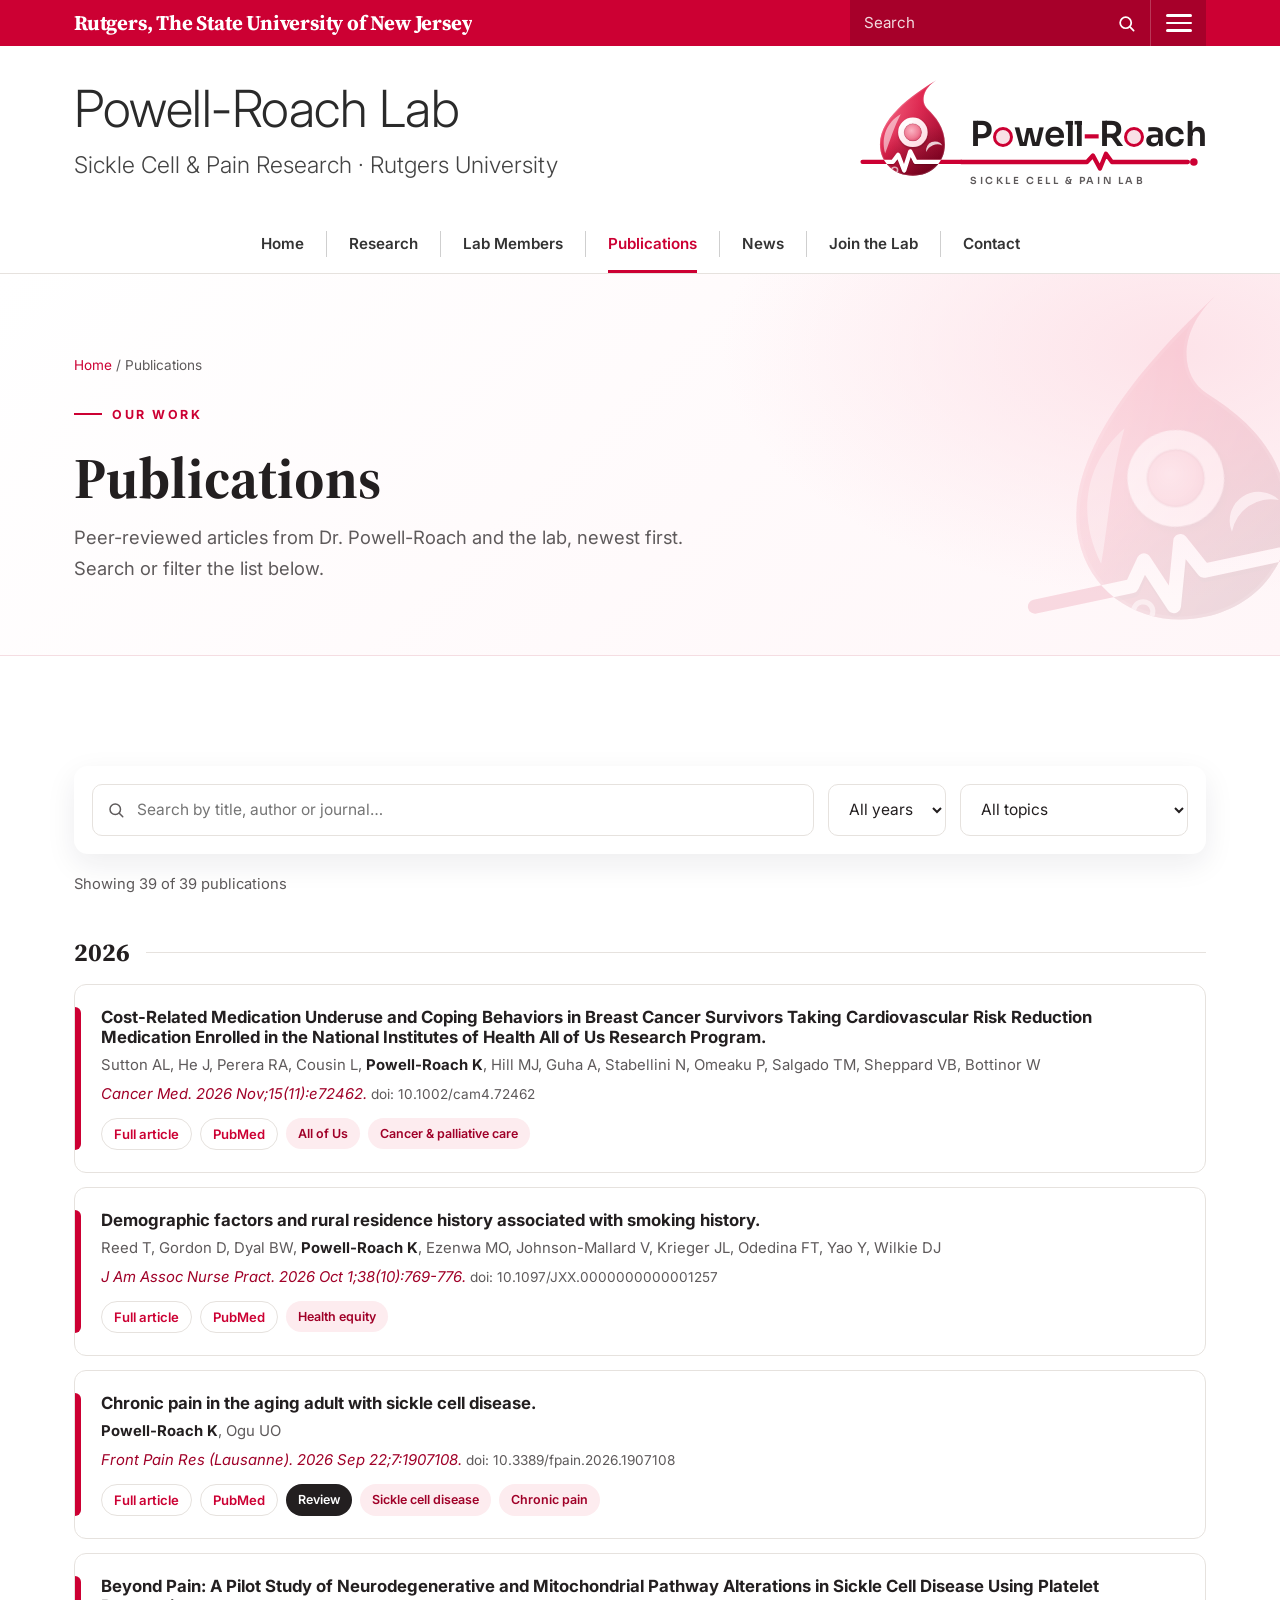
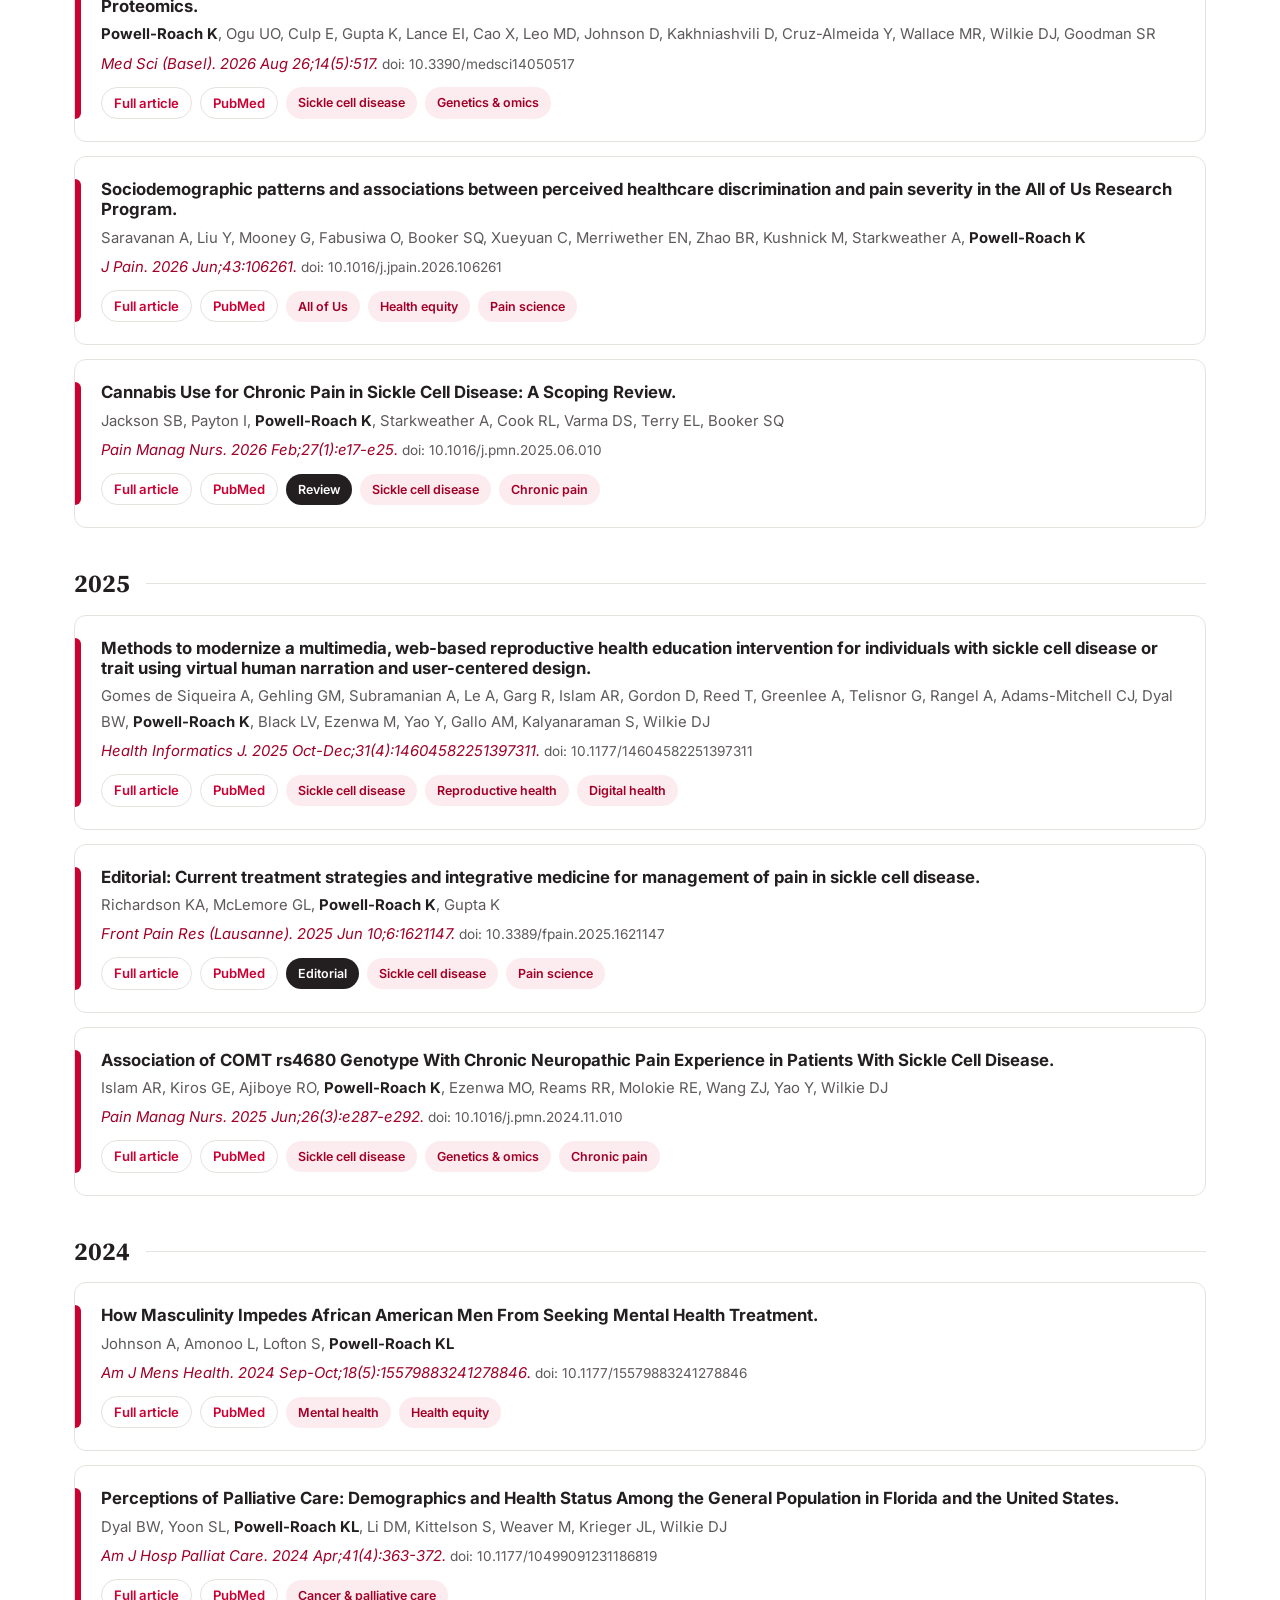
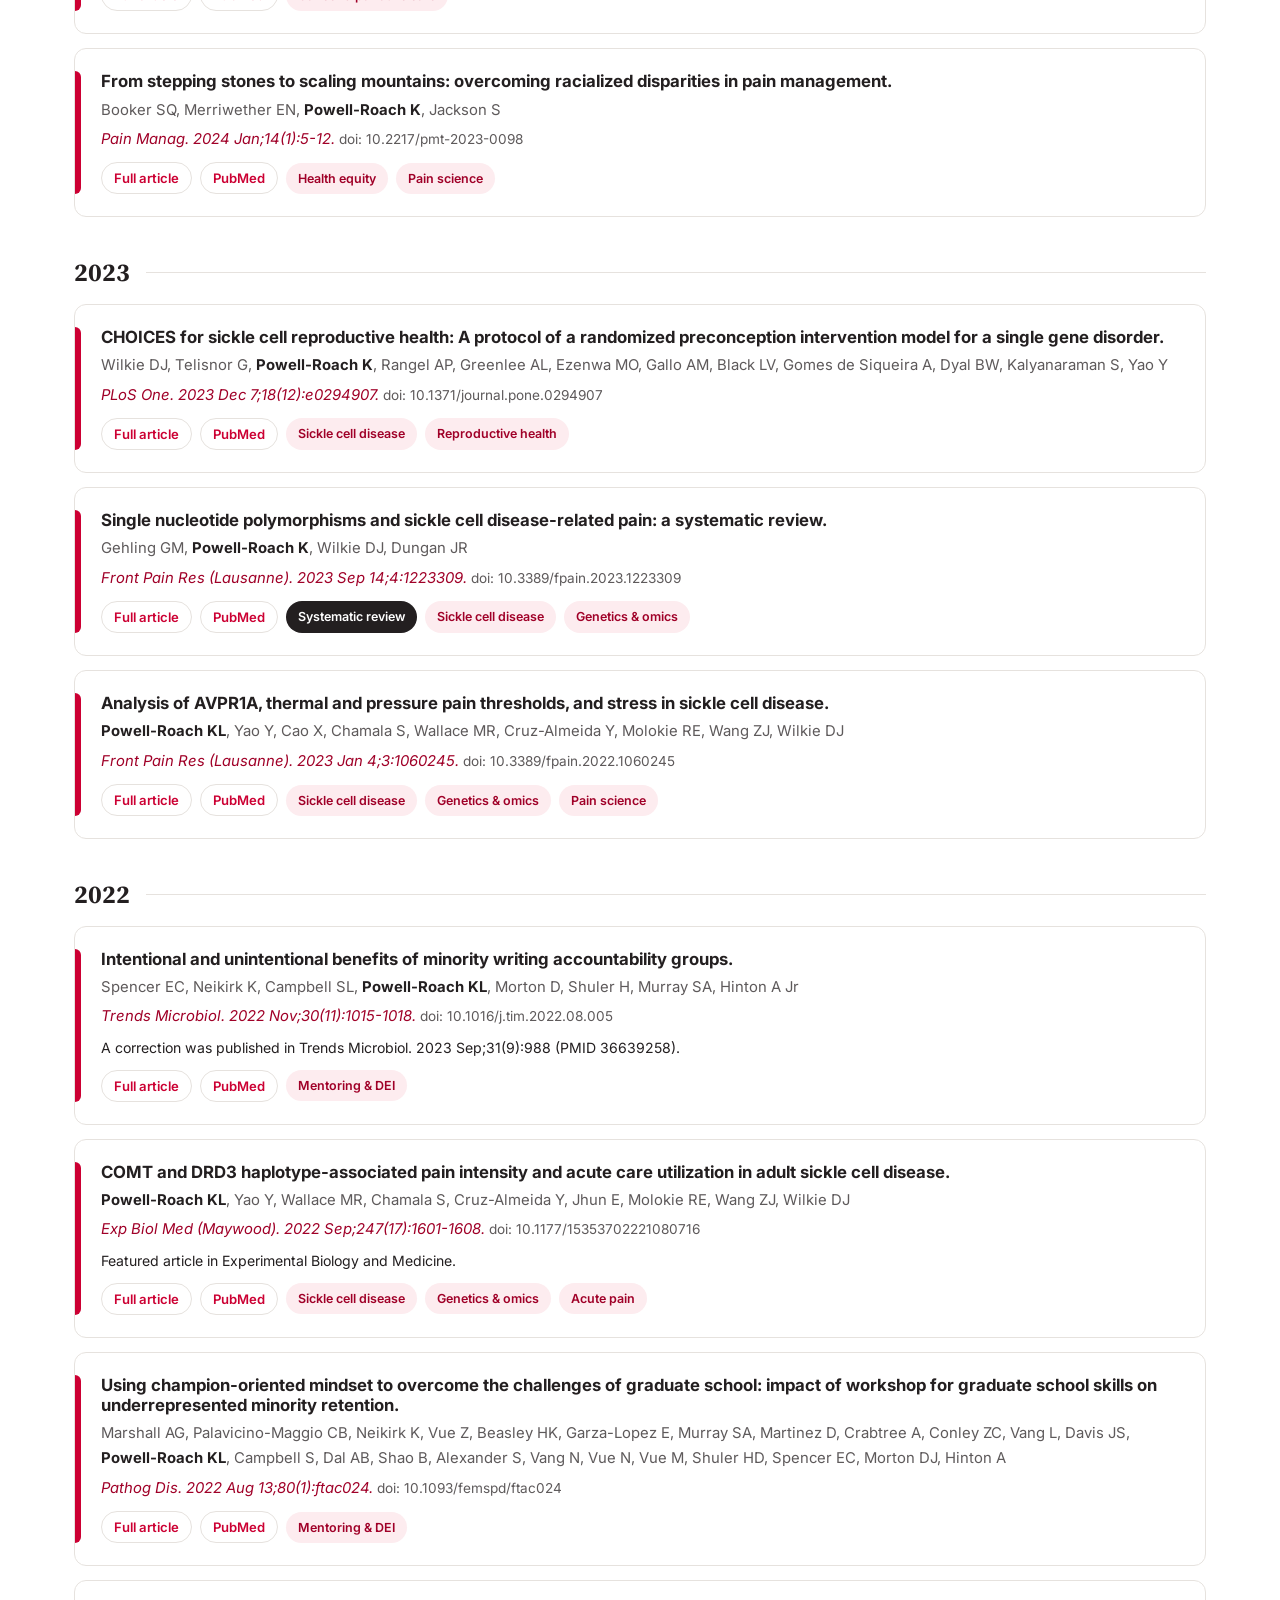
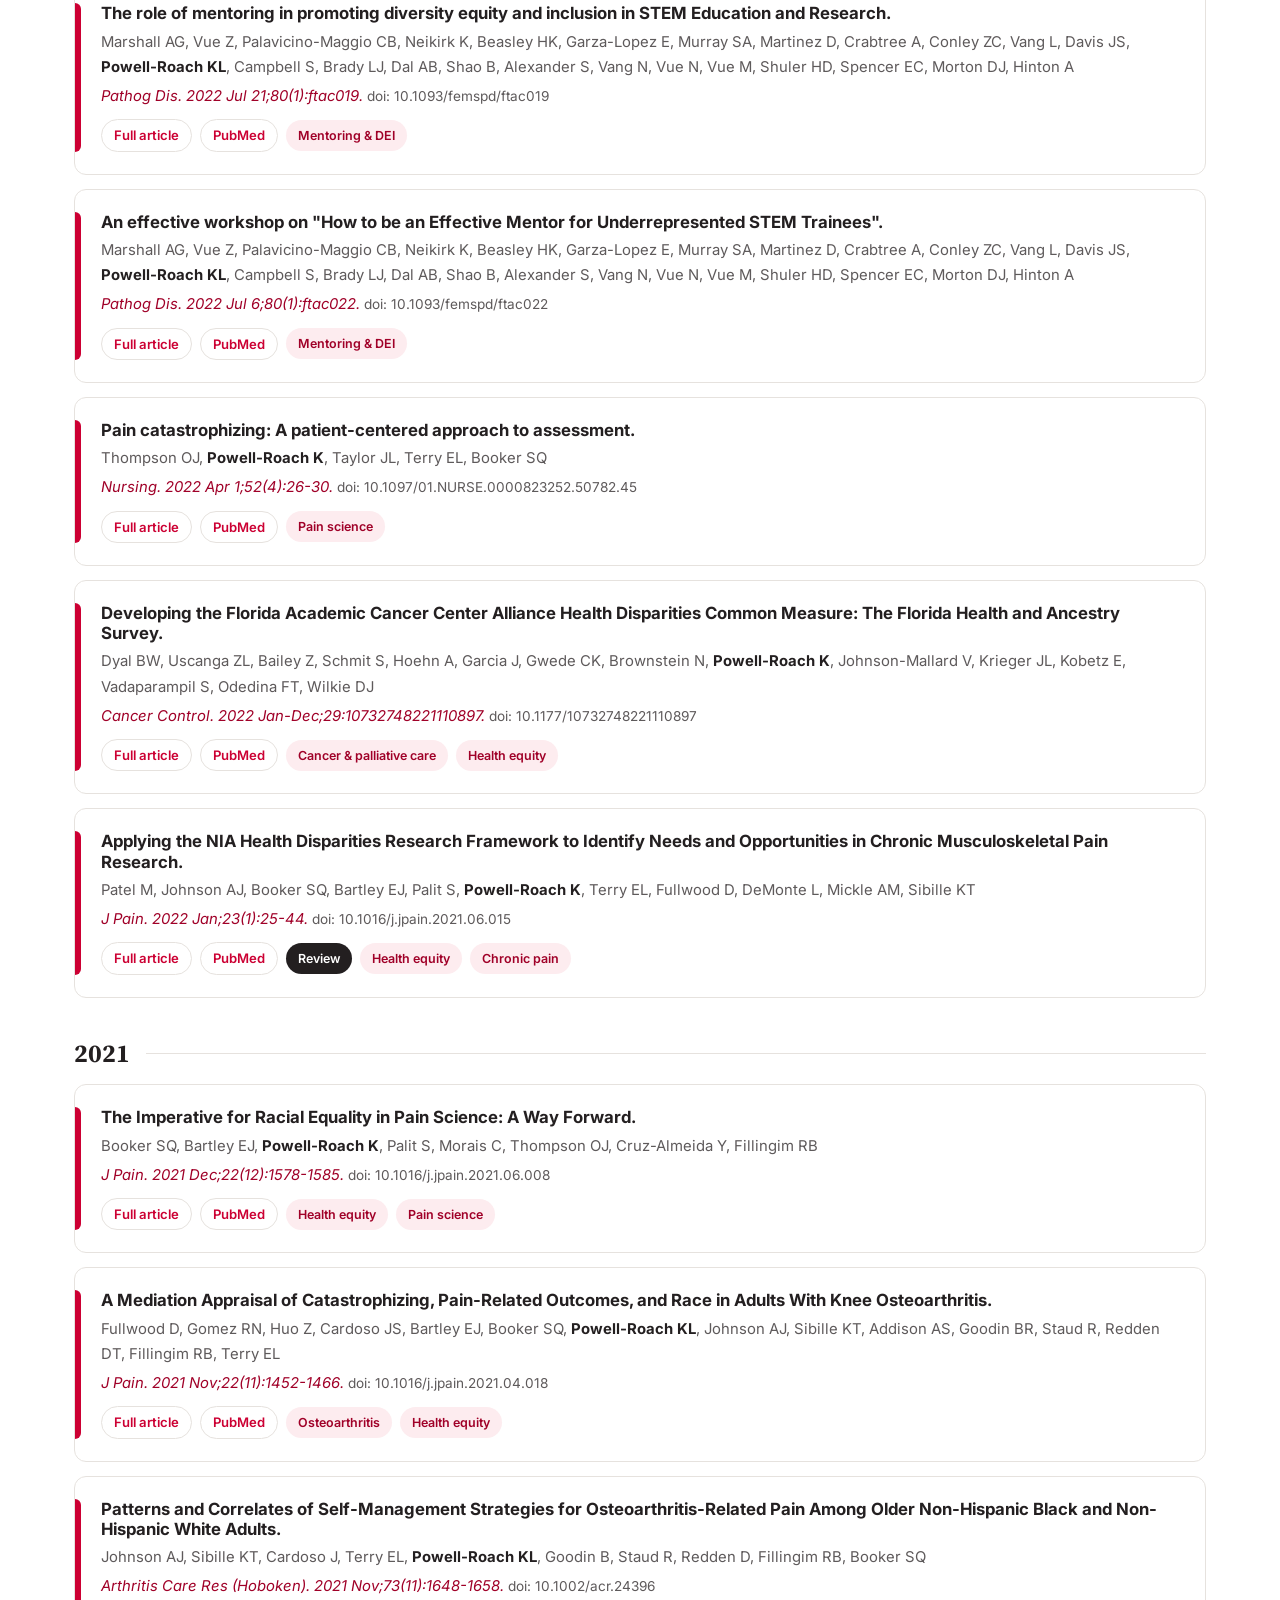
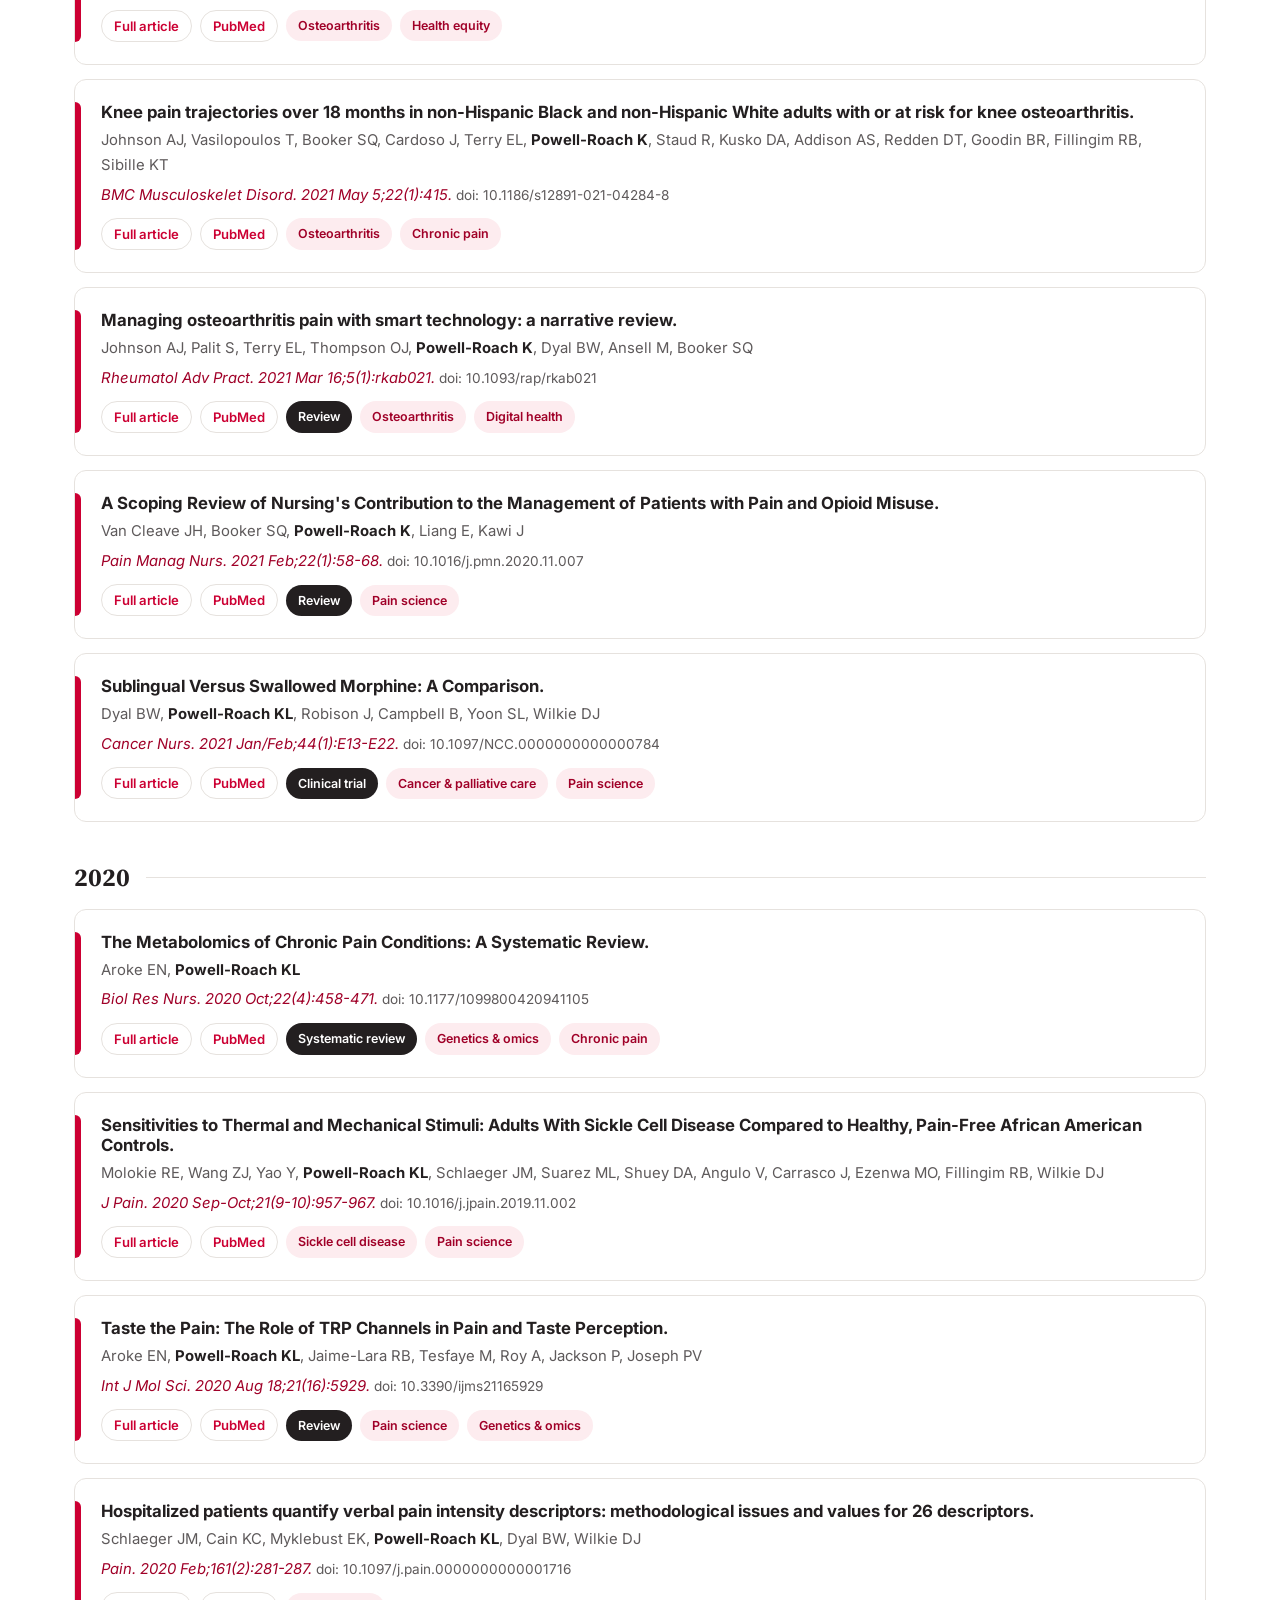
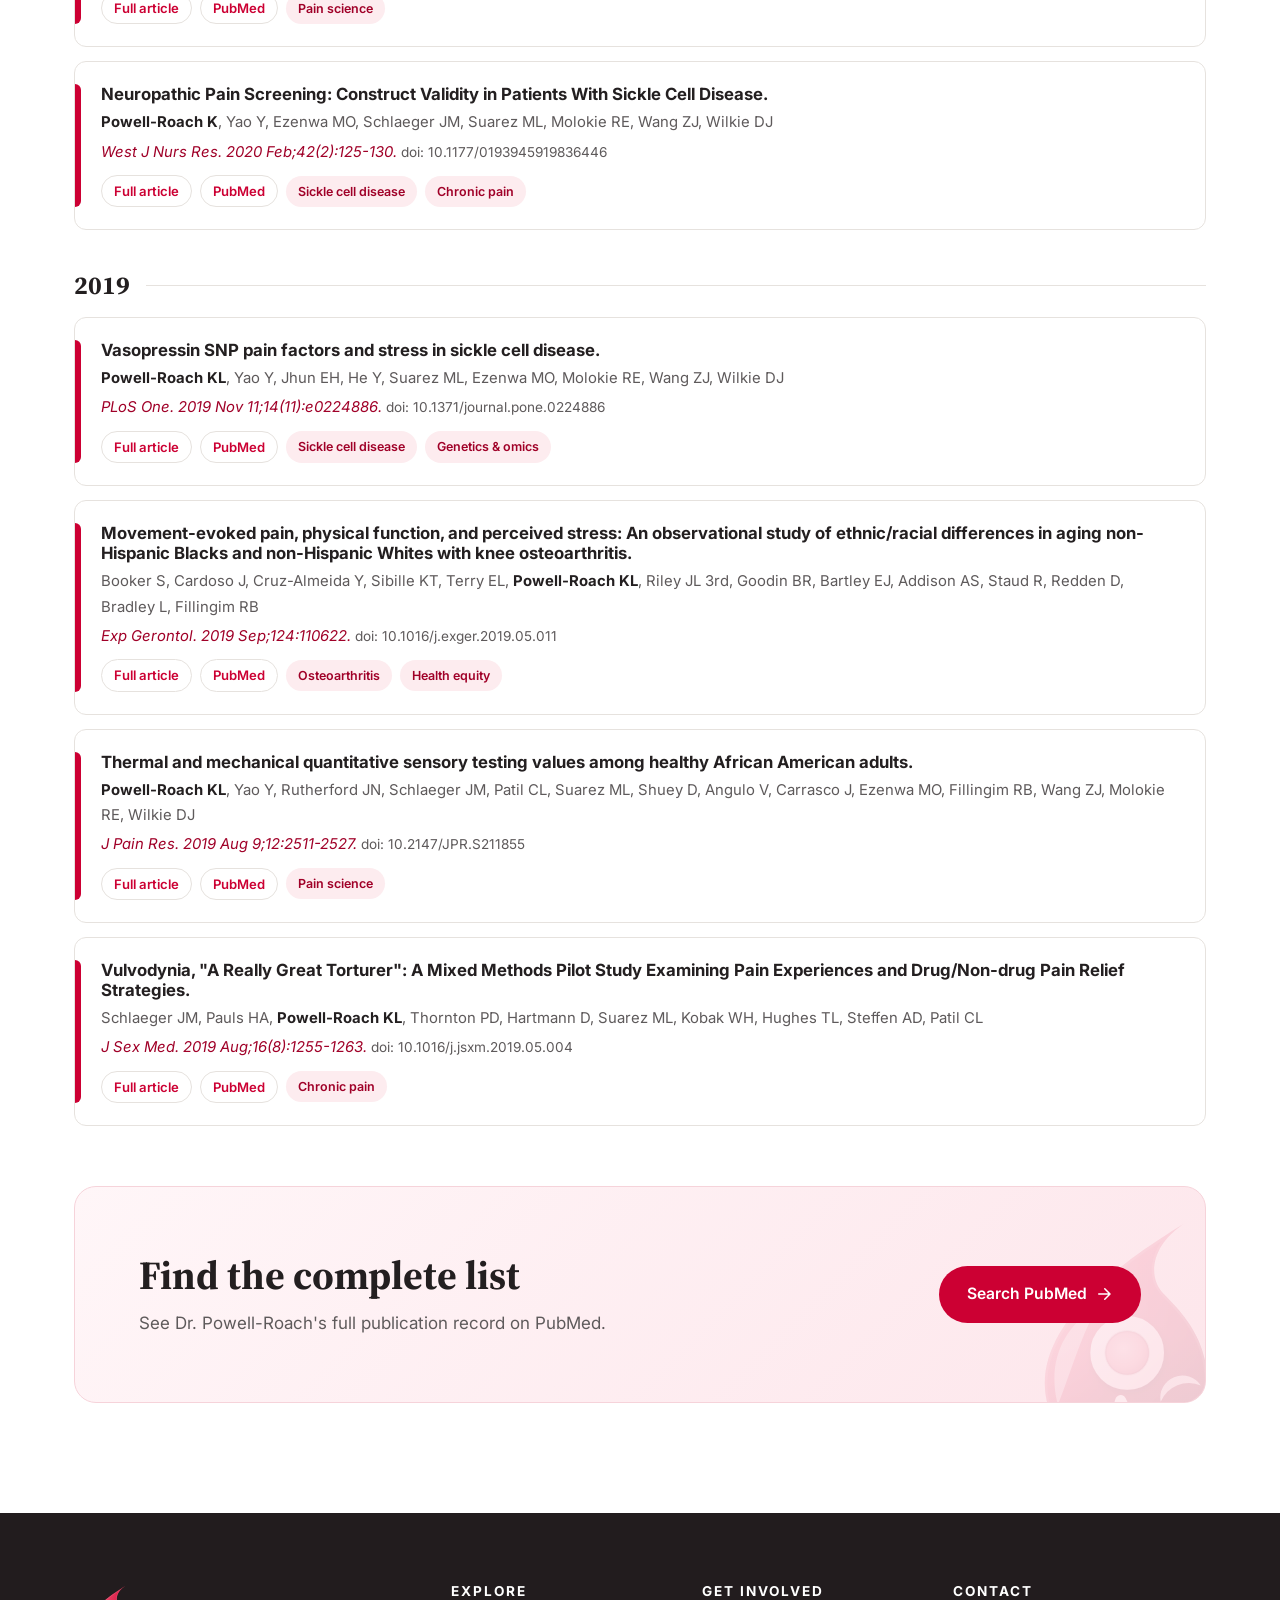
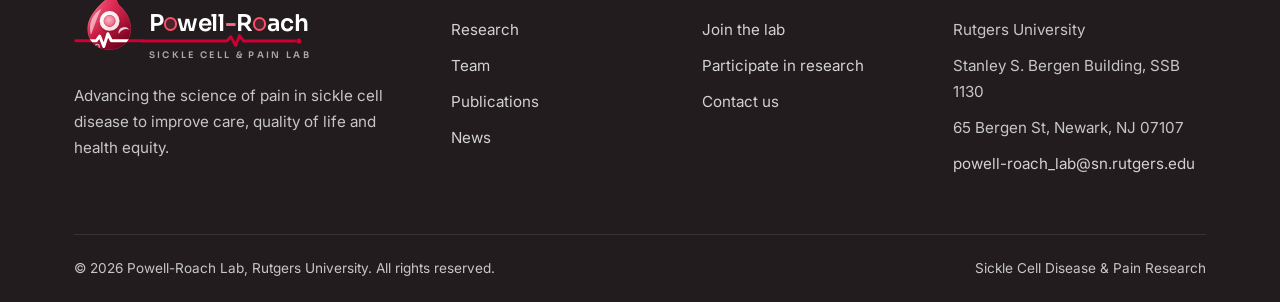
<file: publications.html>
<!DOCTYPE html>
<html lang="en" class="no-js">
<head>
  <meta charset="UTF-8">
  <meta name="viewport" content="width=device-width, initial-scale=1">
  <title>Publications | Powell-Roach Lab | Rutgers University</title>
  <meta name="description" content="Publications from the Powell-Roach Lab on sickle cell disease and pain.">
  <meta name="theme-color" content="#cc0033">
  <meta property="og:title" content="Publications | Powell-Roach Lab | Rutgers University">
  <meta property="og:description" content="Publications from the Powell-Roach Lab on sickle cell disease and pain.">
  <meta property="og:image" content="assets/logo-full.png">
  <link rel="icon" href="assets/rutgers-favicon.ico" sizes="any">
  <link rel="apple-touch-icon" href="assets/rutgers-icon.png">
  <link rel="preconnect" href="https://fonts.googleapis.com">
  <link rel="preconnect" href="https://fonts.gstatic.com" crossorigin>
  <link href="https://fonts.googleapis.com/css2?family=Inter:wght@300;400;500;600;700;800&family=Source+Serif+4:opsz,wght@8..60,600;8..60,700&family=Sora:wght@600&display=swap" rel="stylesheet">
  <link rel="stylesheet" href="css/styles.css?v=20261125b">
</head>
<body>
  <a class="skip-link" href="#main">Skip to content</a>

  <div class="uni-bar">
    <div class="container">
      <a class="uni-name" href="https://www.rutgers.edu" target="_blank" rel="noopener"><span class="uni-full">Rutgers, The State University of New Jersey</span><span class="uni-short">Rutgers University</span></a>
      <div class="uni-tools">
        <form class="site-search" role="search" autocomplete="off">
          <label class="visually-hidden" for="site-search-top">Search this site</label>
          <input id="site-search-top" type="search" placeholder="Search" aria-autocomplete="list" aria-controls="search-results-top">
          <button type="submit" aria-label="Search">
            <svg viewBox="0 0 24 24" fill="none" stroke="currentColor" stroke-width="2.2" stroke-linecap="round" stroke-linejoin="round"><circle cx="11" cy="11" r="7"/><path d="M21 21l-4.3-4.3"/></svg>
          </button>
          <ul class="search-results" id="search-results-top" role="listbox" hidden></ul>
        </form>
        <button class="menu-toggle" type="button" aria-controls="site-menu" aria-expanded="false" aria-label="Open menu">
          <span></span><span></span><span></span>
        </button>
      </div>
    </div>
    <nav id="site-menu" class="site-menu" aria-label="Site menu">
      <div class="container">
        <form class="site-search site-search-menu" role="search" autocomplete="off">
          <label class="visually-hidden" for="site-search-menu">Search this site</label>
          <input id="site-search-menu" type="search" placeholder="Search the site" aria-autocomplete="list" aria-controls="search-results-menu">
          <button type="submit" aria-label="Search">
            <svg viewBox="0 0 24 24" fill="none" stroke="currentColor" stroke-width="2.2" stroke-linecap="round" stroke-linejoin="round"><circle cx="11" cy="11" r="7"/><path d="M21 21l-4.3-4.3"/></svg>
          </button>
          <ul class="search-results" id="search-results-menu" role="listbox" hidden></ul>
        </form>
        <div class="site-menu-grid">
          <div>
            <h4>Explore</h4>
            <ul>
              <li><a href="index.html">Home</a></li>
              <li><a href="research.html">Research</a></li>
              <li><a href="publications.html">Publications</a></li>
              <li><a href="index.html#news">News</a></li>
            </ul>
          </div>
          <div>
            <h4>People</h4>
            <ul>
              <li><a href="team.html">Lab Members</a></li>
              <li><a href="join.html">Join the Lab</a></li>
            </ul>
          </div>
          <div>
            <h4>Connect</h4>
            <ul>
              <li><a href="contact.html">Contact</a></li>
              <li><a href="contact.html#faq">Research Participation</a></li>
              <li><a href="https://www.rutgers.edu" target="_blank" rel="noopener">Rutgers University</a></li>
            </ul>
          </div>
        </div>
      </div>
    </nav>
  </div>

  <header class="lab-header">
    <div class="container">
      <a href="index.html" class="lab-title">
        <span class="lab-name">Powell-Roach Lab</span>
        <span class="lab-sub">Sickle Cell &amp; Pain Research · Rutgers University</span>
      </a>
      <a href="index.html" class="lab-logo" aria-hidden="true" tabindex="-1">
        <img class="lab-logo-mark" src="assets/logo.svg" alt="" width="104" height="104">
        <span class="lab-logo-text">
          <span class="wm-name">P<span class="wm-o"></span>well<span class="wm-dash">-</span>R<span class="wm-o"></span>ach</span>
          <svg class="wm-pulse" viewBox="0 0 240 18" aria-hidden="true"><path d="M0 9 H126 L132 2.5 L139 15.5 L145 0.8 L151 9 H227"/><circle cx="233" cy="9" r="3.8"/></svg>
          <span class="wm-tag">Sickle Cell &amp; Pain Lab</span>
        </span>
      </a>
    </div>
  </header>

  <nav class="main-nav" id="main-nav" aria-label="Main">
    <div class="container">
      <ul>
        <li><a href="index.html">Home</a></li>
        <li><a href="research.html">Research</a></li>
        <li><a href="team.html">Lab Members</a></li>
        <li><a href="publications.html">Publications</a></li>
        <li><a href="index.html#news">News</a></li>
        <li><a href="join.html">Join the Lab</a></li>
        <li><a href="contact.html">Contact</a></li>
      </ul>
    </div>
  </nav>

  <main id="main">
    <section class="page-banner">
      <img class="banner-mark" src="assets/logo.svg" alt="" aria-hidden="true">
      <div class="container">
        <nav class="breadcrumb" aria-label="Breadcrumb"><a href="index.html">Home</a> / Publications</nav>
        <span class="eyebrow">Our work</span>
        <h1>Publications</h1>
        <p>Peer-reviewed articles from Dr. Powell-Roach and the lab, newest first. Search or filter the list below.</p>
      </div>
    </section>

    <section class="section">
      <div class="container">
        <div class="pub-tools">
          <label class="search">
            <span class="sr-only" style="position:absolute;left:-9999px">Search publications</span>
            <svg viewBox="0 0 24 24" fill="none" stroke="currentColor" stroke-width="2" stroke-linecap="round" stroke-linejoin="round" aria-hidden="true"><circle cx="11" cy="11" r="7"/><path d="M21 21l-4.3-4.3"/></svg>
            <input type="search" id="pub-search" placeholder="Search by title, author or journal…" autocomplete="off">
          </label>
          <select id="pub-year" aria-label="Filter by year"><option value="">All years</option></select>
          <select id="pub-topic" aria-label="Filter by topic"><option value="">All topics</option></select>
        </div>
        <p class="pub-count" id="pub-count" aria-live="polite"></p>
        <div id="pub-list"></div>
        <div class="empty" id="pub-empty">
          <p>No publications match your search.</p>
          <button class="btn btn-outline" id="pub-reset" type="button">Clear filters</button>
        </div>

        <div class="cta-band reveal" style="margin-top:60px">
          <img class="cta-mark" src="assets/logo.svg" alt="" aria-hidden="true">
          <div>
            <h2>Find the complete list</h2>
            <p>See Dr. Powell-Roach's full publication record on PubMed.</p>
          </div>
          <a href="https://pubmed.ncbi.nlm.nih.gov/?term=Powell-Roach%20K&amp;cauthor_id=42783390" target="_blank" rel="noopener" class="btn btn-primary">Search PubMed
            <svg viewBox="0 0 24 24" fill="none" stroke="currentColor" stroke-width="2" stroke-linecap="round" stroke-linejoin="round"><path d="M5 12h14M13 5l7 7-7 7"/></svg></a>
        </div>
      </div>
    </section>

  <script src="js/publications-data.js?v=20261125b"></script>
  </main>

  <footer class="site-footer">
    <div class="container">
      <div class="footer-grid">
        <div>
          <a href="index.html" class="lab-logo lab-logo--footer" aria-label="Powell-Roach Lab home">
            <img class="lab-logo-mark" src="assets/logo.svg" alt="" width="70" height="70">
            <span class="lab-logo-text">
              <span class="wm-name">P<span class="wm-o"></span>well<span class="wm-dash">-</span>R<span class="wm-o"></span>ach</span>
              <svg class="wm-pulse" viewBox="0 0 240 18" aria-hidden="true"><path d="M0 9 H126 L132 2.5 L139 15.5 L145 0.8 L151 9 H227"/><circle cx="233" cy="9" r="3.8"/></svg>
              <span class="wm-tag">Sickle Cell &amp; Pain Lab</span>
            </span>
          </a>
          <p>Advancing the science of pain in sickle cell disease to improve care, quality of life and health equity.</p>
        </div>
        <div>
          <h4>Explore</h4>
          <ul>
            <li><a href="research.html">Research</a></li>
            <li><a href="team.html">Team</a></li>
            <li><a href="publications.html">Publications</a></li>
            <li><a href="index.html#news">News</a></li>
          </ul>
        </div>
        <div>
          <h4>Get involved</h4>
          <ul>
            <li><a href="join.html">Join the lab</a></li>
            <li><a href="contact.html#faq">Participate in research</a></li>
            <li><a href="contact.html">Contact us</a></li>
          </ul>
        </div>
        <div>
          <h4>Contact</h4>
          <ul>
            <li>Rutgers University</li>
            <li>Stanley S. Bergen Building, SSB 1130</li>
            <li>65 Bergen St, Newark, NJ 07107</li>
            <li><a href="mailto:powell-roach_lab@sn.rutgers.edu">powell-roach_lab@sn.rutgers.edu</a></li>
          </ul>
        </div>
      </div>
      <div class="footer-bottom">
        <span>&copy; <span data-year>2026</span> Powell-Roach Lab, Rutgers University. All rights reserved.</span>
        <span>Sickle Cell Disease &amp; Pain Research</span>
      </div>
    </div>
  </footer>

  <button class="to-top" type="button" aria-label="Back to top">
    <svg viewBox="0 0 24 24" fill="none" stroke="currentColor" stroke-width="2.4" stroke-linecap="round" stroke-linejoin="round"><path d="M18 15l-6-6-6 6"/></svg>
  </button>

  <script src="js/main.js?v=20261125b"></script>
</body>
</html>
</file>
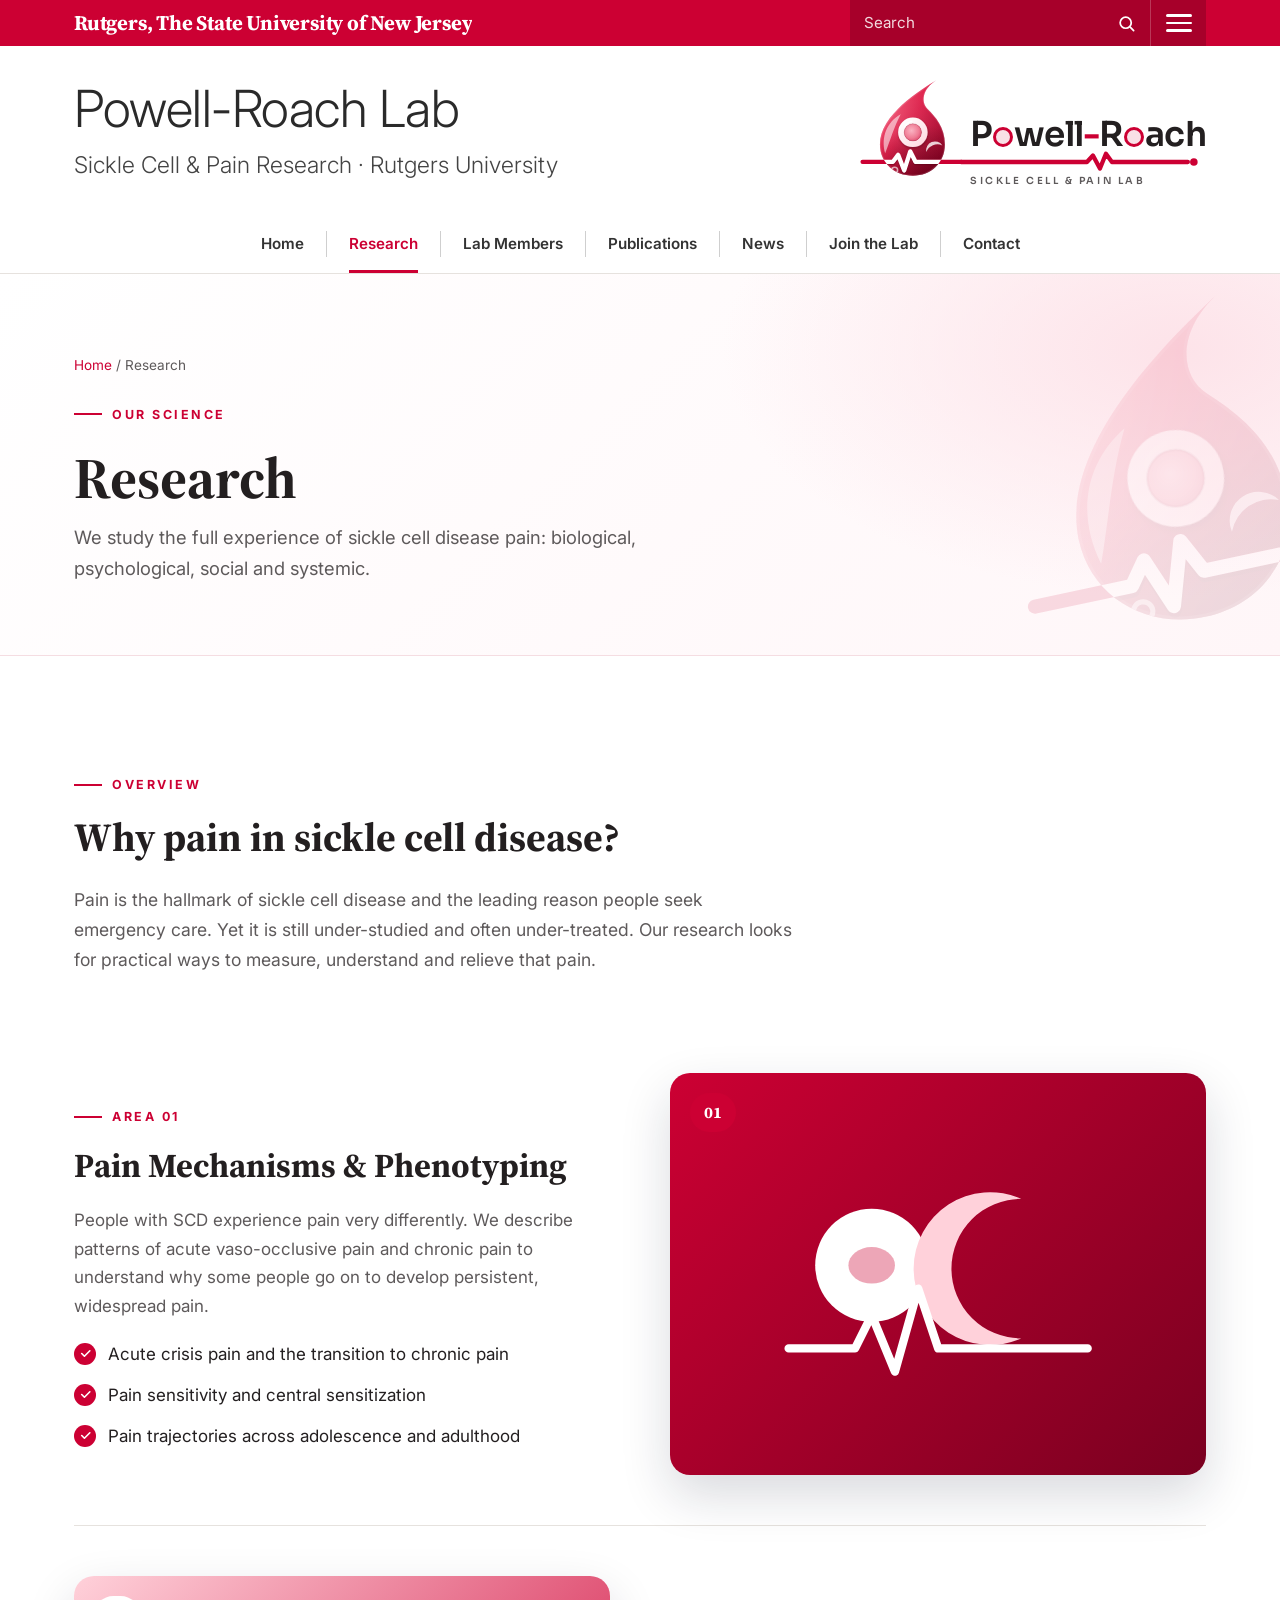
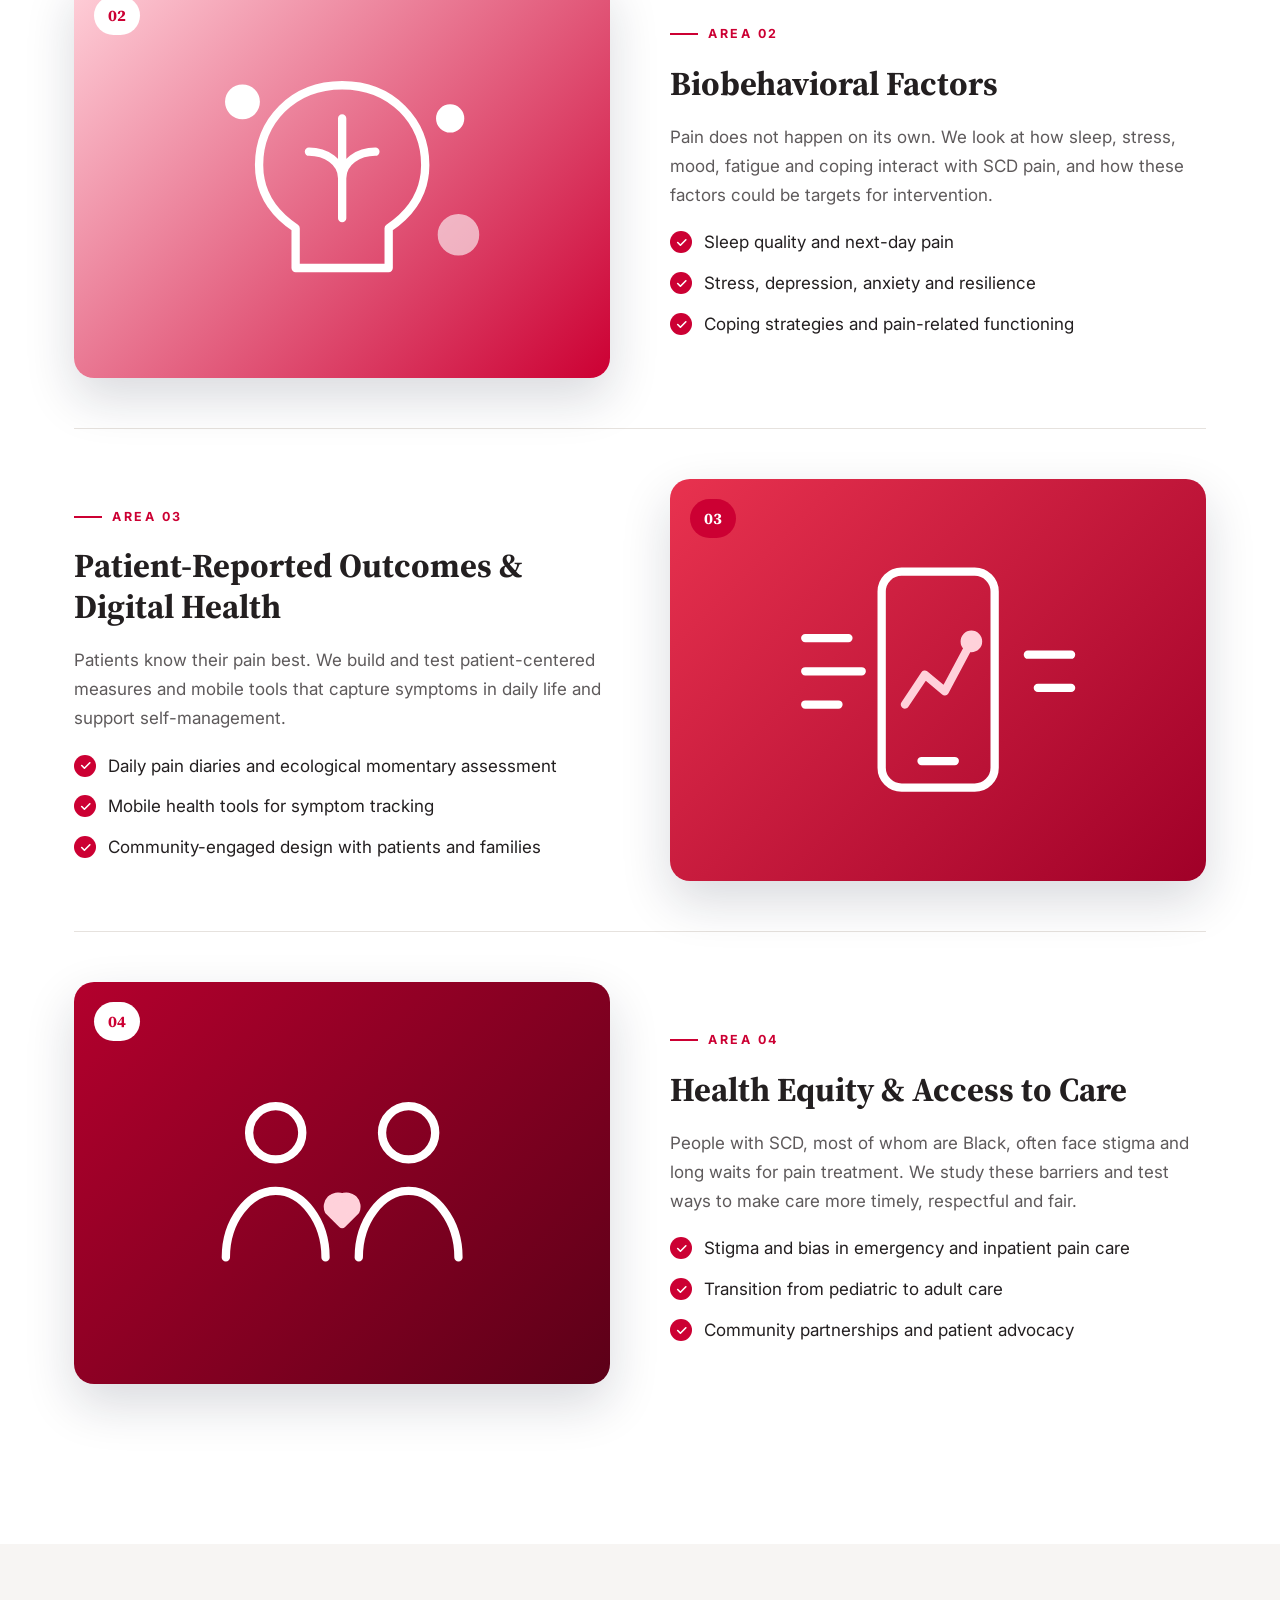
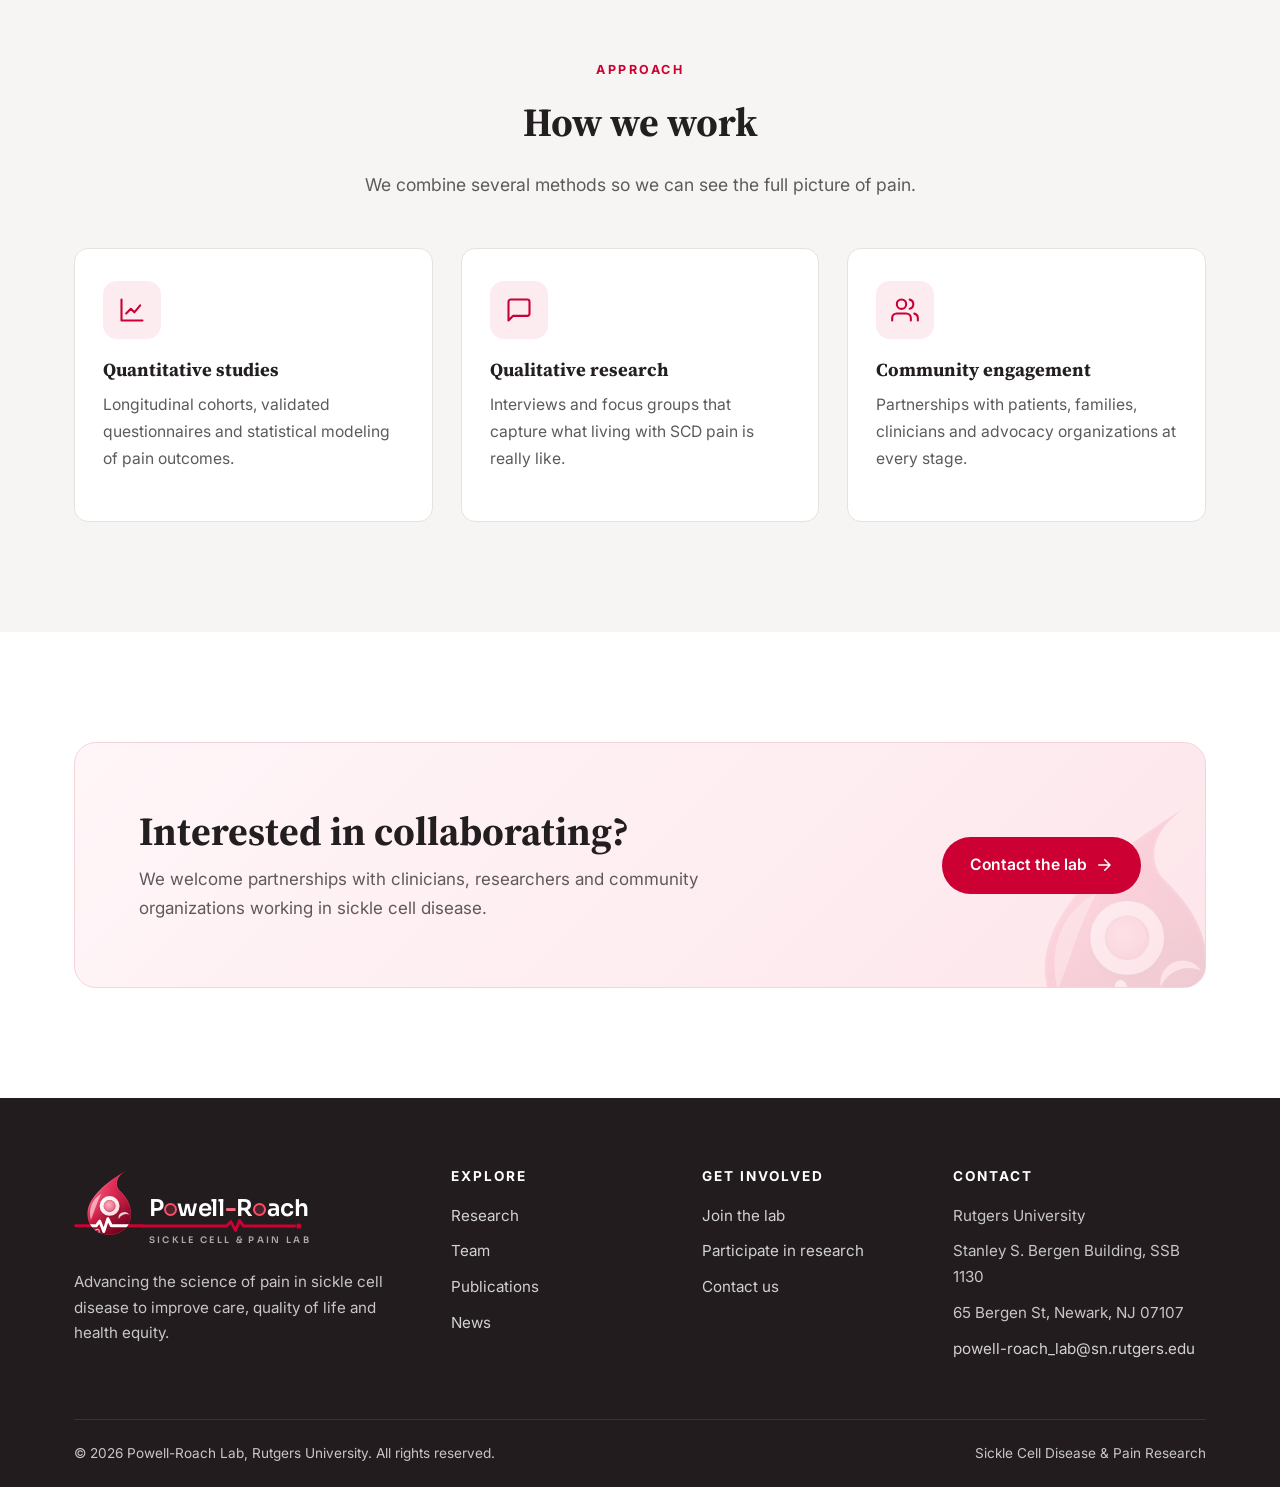
<file: research.html>
<!DOCTYPE html>
<html lang="en" class="no-js">
<head>
  <meta charset="UTF-8">
  <meta name="viewport" content="width=device-width, initial-scale=1">
  <title>Research | Powell-Roach Lab | Rutgers University</title>
  <meta name="description" content="Research in the Powell-Roach Lab: pain mechanisms, biobehavioral factors, patient-reported outcomes and health equity in sickle cell disease.">
  <meta name="theme-color" content="#cc0033">
  <meta property="og:title" content="Research | Powell-Roach Lab | Rutgers University">
  <meta property="og:description" content="Research in the Powell-Roach Lab: pain mechanisms, biobehavioral factors, patient-reported outcomes and health equity in sickle cell disease.">
  <meta property="og:image" content="assets/logo-full.png">
  <link rel="icon" href="assets/rutgers-favicon.ico" sizes="any">
  <link rel="apple-touch-icon" href="assets/rutgers-icon.png">
  <link rel="preconnect" href="https://fonts.googleapis.com">
  <link rel="preconnect" href="https://fonts.gstatic.com" crossorigin>
  <link href="https://fonts.googleapis.com/css2?family=Inter:wght@300;400;500;600;700;800&family=Source+Serif+4:opsz,wght@8..60,600;8..60,700&family=Sora:wght@600&display=swap" rel="stylesheet">
  <link rel="stylesheet" href="css/styles.css?v=20261125b">
</head>
<body>
  <a class="skip-link" href="#main">Skip to content</a>

  <div class="uni-bar">
    <div class="container">
      <a class="uni-name" href="https://www.rutgers.edu" target="_blank" rel="noopener"><span class="uni-full">Rutgers, The State University of New Jersey</span><span class="uni-short">Rutgers University</span></a>
      <div class="uni-tools">
        <form class="site-search" role="search" autocomplete="off">
          <label class="visually-hidden" for="site-search-top">Search this site</label>
          <input id="site-search-top" type="search" placeholder="Search" aria-autocomplete="list" aria-controls="search-results-top">
          <button type="submit" aria-label="Search">
            <svg viewBox="0 0 24 24" fill="none" stroke="currentColor" stroke-width="2.2" stroke-linecap="round" stroke-linejoin="round"><circle cx="11" cy="11" r="7"/><path d="M21 21l-4.3-4.3"/></svg>
          </button>
          <ul class="search-results" id="search-results-top" role="listbox" hidden></ul>
        </form>
        <button class="menu-toggle" type="button" aria-controls="site-menu" aria-expanded="false" aria-label="Open menu">
          <span></span><span></span><span></span>
        </button>
      </div>
    </div>
    <nav id="site-menu" class="site-menu" aria-label="Site menu">
      <div class="container">
        <form class="site-search site-search-menu" role="search" autocomplete="off">
          <label class="visually-hidden" for="site-search-menu">Search this site</label>
          <input id="site-search-menu" type="search" placeholder="Search the site" aria-autocomplete="list" aria-controls="search-results-menu">
          <button type="submit" aria-label="Search">
            <svg viewBox="0 0 24 24" fill="none" stroke="currentColor" stroke-width="2.2" stroke-linecap="round" stroke-linejoin="round"><circle cx="11" cy="11" r="7"/><path d="M21 21l-4.3-4.3"/></svg>
          </button>
          <ul class="search-results" id="search-results-menu" role="listbox" hidden></ul>
        </form>
        <div class="site-menu-grid">
          <div>
            <h4>Explore</h4>
            <ul>
              <li><a href="index.html">Home</a></li>
              <li><a href="research.html">Research</a></li>
              <li><a href="publications.html">Publications</a></li>
              <li><a href="index.html#news">News</a></li>
            </ul>
          </div>
          <div>
            <h4>People</h4>
            <ul>
              <li><a href="team.html">Lab Members</a></li>
              <li><a href="join.html">Join the Lab</a></li>
            </ul>
          </div>
          <div>
            <h4>Connect</h4>
            <ul>
              <li><a href="contact.html">Contact</a></li>
              <li><a href="contact.html#faq">Research Participation</a></li>
              <li><a href="https://www.rutgers.edu" target="_blank" rel="noopener">Rutgers University</a></li>
            </ul>
          </div>
        </div>
      </div>
    </nav>
  </div>

  <header class="lab-header">
    <div class="container">
      <a href="index.html" class="lab-title">
        <span class="lab-name">Powell-Roach Lab</span>
        <span class="lab-sub">Sickle Cell &amp; Pain Research · Rutgers University</span>
      </a>
      <a href="index.html" class="lab-logo" aria-hidden="true" tabindex="-1">
        <img class="lab-logo-mark" src="assets/logo.svg" alt="" width="104" height="104">
        <span class="lab-logo-text">
          <span class="wm-name">P<span class="wm-o"></span>well<span class="wm-dash">-</span>R<span class="wm-o"></span>ach</span>
          <svg class="wm-pulse" viewBox="0 0 240 18" aria-hidden="true"><path d="M0 9 H126 L132 2.5 L139 15.5 L145 0.8 L151 9 H227"/><circle cx="233" cy="9" r="3.8"/></svg>
          <span class="wm-tag">Sickle Cell &amp; Pain Lab</span>
        </span>
      </a>
    </div>
  </header>

  <nav class="main-nav" id="main-nav" aria-label="Main">
    <div class="container">
      <ul>
        <li><a href="index.html">Home</a></li>
        <li><a href="research.html">Research</a></li>
        <li><a href="team.html">Lab Members</a></li>
        <li><a href="publications.html">Publications</a></li>
        <li><a href="index.html#news">News</a></li>
        <li><a href="join.html">Join the Lab</a></li>
        <li><a href="contact.html">Contact</a></li>
      </ul>
    </div>
  </nav>

  <main id="main">
    <section class="page-banner">
      <img class="banner-mark" src="assets/logo.svg" alt="" aria-hidden="true">
      <div class="container">
        <nav class="breadcrumb" aria-label="Breadcrumb"><a href="index.html">Home</a> / Research</nav>
        <span class="eyebrow">Our science</span>
        <h1>Research</h1>
        <p>We study the full experience of sickle cell disease pain: biological, psychological, social and systemic.</p>
      </div>
    </section>

    <section class="section">
      <div class="container">
        <div class="section-head reveal">
          <span class="eyebrow">Overview</span>
          <h2>Why pain in sickle cell disease?</h2>
          <p>Pain is the hallmark of sickle cell disease and the leading reason people seek emergency care. Yet it is still under-studied and often under-treated. Our research looks for practical ways to measure, understand and relieve that pain.</p>
        </div>

        <div class="research-block" id="mechanisms">
          <div class="research-visual reveal">
            <span class="num-badge">01</span>
            <svg class="illus" viewBox="0 0 200 150" fill="none" aria-hidden="true">
              <circle cx="60" cy="70" r="34" fill="#ffffff"/><ellipse cx="60" cy="70" rx="14" ry="11" fill="#cc0033" opacity=".35"/>
              <path d="M150 30a46 46 0 1 0 0 84a36 36 0 1 1 0-84z" fill="#ffd1da"/>
              <path d="M10 120h40l10-20 14 34 14-50 12 36h90" stroke="#fff" stroke-width="5" stroke-linecap="round" stroke-linejoin="round"/>
            </svg>
          </div>
          <div class="reveal reveal-delay-1">
            <span class="eyebrow">Area 01</span>
            <h2>Pain Mechanisms &amp; Phenotyping</h2>
            <p>People with SCD experience pain very differently. We describe patterns of acute vaso-occlusive pain and chronic pain to understand why some people go on to develop persistent, widespread pain.</p>
            <ul class="check-list">
              <li>Acute crisis pain and the transition to chronic pain</li>
              <li>Pain sensitivity and central sensitization</li>
              <li>Pain trajectories across adolescence and adulthood</li>
            </ul>
          </div>
        </div>

        <div class="research-block" id="biobehavioral">
          <div class="research-visual reveal" style="background:linear-gradient(135deg,#ffd1da,#cc0033)">
            <span class="num-badge" style="background:#fff;color:#cc0033">02</span>
            <svg class="illus" viewBox="0 0 200 150" fill="none" stroke="#fff" stroke-width="5" stroke-linecap="round" stroke-linejoin="round" aria-hidden="true">
              <path d="M100 20c-30 0-50 22-50 48 0 18 10 30 22 38v24h56v-24c12-8 22-20 22-38 0-26-20-48-50-48z"/>
              <path d="M100 40v60M80 60c10 0 20 6 20 16M120 60c-10 0-20 6-20 16"/>
              <circle cx="40" cy="30" r="8" fill="#fff"/><circle cx="165" cy="40" r="6" fill="#fff"/><circle cx="170" cy="110" r="10" fill="#fff" opacity=".6"/>
            </svg>
          </div>
          <div class="reveal reveal-delay-1">
            <span class="eyebrow">Area 02</span>
            <h2>Biobehavioral Factors</h2>
            <p>Pain does not happen on its own. We look at how sleep, stress, mood, fatigue and coping interact with SCD pain, and how these factors could be targets for intervention.</p>
            <ul class="check-list">
              <li>Sleep quality and next-day pain</li>
              <li>Stress, depression, anxiety and resilience</li>
              <li>Coping strategies and pain-related functioning</li>
            </ul>
          </div>
        </div>

        <div class="research-block" id="outcomes">
          <div class="research-visual reveal" style="background:linear-gradient(135deg,#e8324f,#a00028)">
            <span class="num-badge">03</span>
            <svg class="illus" viewBox="0 0 200 150" fill="none" stroke="#fff" stroke-width="5" stroke-linecap="round" stroke-linejoin="round" aria-hidden="true">
              <rect x="66" y="10" width="68" height="130" rx="12"/>
              <path d="M90 124h20"/>
              <path d="M80 90l12-18 12 10 16-30" stroke="#ffd1da"/>
              <circle cx="120" cy="52" r="4" fill="#ffd1da" stroke="#ffd1da"/>
              <path d="M20 50h26M20 70h34M20 90h20M154 60h26M160 80h20"/>
            </svg>
          </div>
          <div class="reveal reveal-delay-1">
            <span class="eyebrow">Area 03</span>
            <h2>Patient-Reported Outcomes &amp; Digital Health</h2>
            <p>Patients know their pain best. We build and test patient-centered measures and mobile tools that capture symptoms in daily life and support self-management.</p>
            <ul class="check-list">
              <li>Daily pain diaries and ecological momentary assessment</li>
              <li>Mobile health tools for symptom tracking</li>
              <li>Community-engaged design with patients and families</li>
            </ul>
          </div>
        </div>

        <div class="research-block" id="equity">
          <div class="research-visual reveal" style="background:linear-gradient(135deg,#b3002d,#5c0018)">
            <span class="num-badge" style="background:#fff;color:#cc0033">04</span>
            <svg class="illus" viewBox="0 0 200 150" fill="none" stroke="#fff" stroke-width="5" stroke-linecap="round" stroke-linejoin="round" aria-hidden="true">
              <circle cx="60" cy="45" r="16"/><circle cx="140" cy="45" r="16"/>
              <path d="M30 120c0-22 14-40 30-40s30 18 30 40M110 120c0-22 14-40 30-40s30 18 30 40"/>
              <path d="M100 100l-8-8a6 6 0 0 1 8-8 6 6 0 0 1 8 8z" fill="#ffd1da" stroke="#ffd1da"/>
            </svg>
          </div>
          <div class="reveal reveal-delay-1">
            <span class="eyebrow">Area 04</span>
            <h2>Health Equity &amp; Access to Care</h2>
            <p>People with SCD, most of whom are Black, often face stigma and long waits for pain treatment. We study these barriers and test ways to make care more timely, respectful and fair.</p>
            <ul class="check-list">
              <li>Stigma and bias in emergency and inpatient pain care</li>
              <li>Transition from pediatric to adult care</li>
              <li>Community partnerships and patient advocacy</li>
            </ul>
          </div>
        </div>
      </div>
    </section>

    <section class="section section-soft">
      <div class="container">
        <div class="section-head center reveal">
          <span class="eyebrow">Approach</span>
          <h2>How we work</h2>
          <p>We combine several methods so we can see the full picture of pain.</p>
        </div>
        <div class="grid grid-3">
          <div class="card method-card reveal">
            <div class="icon"><svg viewBox="0 0 24 24" fill="none" stroke="currentColor" stroke-width="1.8" stroke-linecap="round" stroke-linejoin="round"><path d="M3 3v18h18"/><path d="M7 15l4-4 3 3 5-6"/></svg></div>
            <h3>Quantitative studies</h3>
            <p>Longitudinal cohorts, validated questionnaires and statistical modeling of pain outcomes.</p>
          </div>
          <div class="card method-card reveal reveal-delay-1">
            <div class="icon"><svg viewBox="0 0 24 24" fill="none" stroke="currentColor" stroke-width="1.8" stroke-linecap="round" stroke-linejoin="round"><path d="M21 15a2 2 0 0 1-2 2H7l-4 4V5a2 2 0 0 1 2-2h14a2 2 0 0 1 2 2z"/></svg></div>
            <h3>Qualitative research</h3>
            <p>Interviews and focus groups that capture what living with SCD pain is really like.</p>
          </div>
          <div class="card method-card reveal reveal-delay-2">
            <div class="icon"><svg viewBox="0 0 24 24" fill="none" stroke="currentColor" stroke-width="1.8" stroke-linecap="round" stroke-linejoin="round"><path d="M17 21v-2a4 4 0 0 0-4-4H5a4 4 0 0 0-4 4v2"/><circle cx="9" cy="7" r="4"/><path d="M23 21v-2a4 4 0 0 0-3-3.9M16 3.1a4 4 0 0 1 0 7.8"/></svg></div>
            <h3>Community engagement</h3>
            <p>Partnerships with patients, families, clinicians and advocacy organizations at every stage.</p>
          </div>
        </div>
      </div>
    </section>

    <section class="section">
      <div class="container">
        <div class="cta-band reveal">
          <img class="cta-mark" src="assets/logo.svg" alt="" aria-hidden="true">
          <div>
            <h2>Interested in collaborating?</h2>
            <p>We welcome partnerships with clinicians, researchers and community organizations working in sickle cell disease.</p>
          </div>
          <a href="contact.html" class="btn btn-primary">Contact the lab
            <svg viewBox="0 0 24 24" fill="none" stroke="currentColor" stroke-width="2" stroke-linecap="round" stroke-linejoin="round"><path d="M5 12h14M13 5l7 7-7 7"/></svg></a>
        </div>
      </div>
    </section>
  </main>

  <footer class="site-footer">
    <div class="container">
      <div class="footer-grid">
        <div>
          <a href="index.html" class="lab-logo lab-logo--footer" aria-label="Powell-Roach Lab home">
            <img class="lab-logo-mark" src="assets/logo.svg" alt="" width="70" height="70">
            <span class="lab-logo-text">
              <span class="wm-name">P<span class="wm-o"></span>well<span class="wm-dash">-</span>R<span class="wm-o"></span>ach</span>
              <svg class="wm-pulse" viewBox="0 0 240 18" aria-hidden="true"><path d="M0 9 H126 L132 2.5 L139 15.5 L145 0.8 L151 9 H227"/><circle cx="233" cy="9" r="3.8"/></svg>
              <span class="wm-tag">Sickle Cell &amp; Pain Lab</span>
            </span>
          </a>
          <p>Advancing the science of pain in sickle cell disease to improve care, quality of life and health equity.</p>
        </div>
        <div>
          <h4>Explore</h4>
          <ul>
            <li><a href="research.html">Research</a></li>
            <li><a href="team.html">Team</a></li>
            <li><a href="publications.html">Publications</a></li>
            <li><a href="index.html#news">News</a></li>
          </ul>
        </div>
        <div>
          <h4>Get involved</h4>
          <ul>
            <li><a href="join.html">Join the lab</a></li>
            <li><a href="contact.html#faq">Participate in research</a></li>
            <li><a href="contact.html">Contact us</a></li>
          </ul>
        </div>
        <div>
          <h4>Contact</h4>
          <ul>
            <li>Rutgers University</li>
            <li>Stanley S. Bergen Building, SSB 1130</li>
            <li>65 Bergen St, Newark, NJ 07107</li>
            <li><a href="mailto:powell-roach_lab@sn.rutgers.edu">powell-roach_lab@sn.rutgers.edu</a></li>
          </ul>
        </div>
      </div>
      <div class="footer-bottom">
        <span>&copy; <span data-year>2026</span> Powell-Roach Lab, Rutgers University. All rights reserved.</span>
        <span>Sickle Cell Disease &amp; Pain Research</span>
      </div>
    </div>
  </footer>

  <button class="to-top" type="button" aria-label="Back to top">
    <svg viewBox="0 0 24 24" fill="none" stroke="currentColor" stroke-width="2.4" stroke-linecap="round" stroke-linejoin="round"><path d="M18 15l-6-6-6 6"/></svg>
  </button>

  <script src="js/main.js?v=20261125b"></script>
</body>
</html>
</file>
<file: css/styles.css>
/* =========================================================
   Powell-Roach Lab — Sickle Cell & Pain Research
   Main stylesheet
   ========================================================= */

:root {
  --scarlet: #cc0033;
  --scarlet-dark: #a00028;
  --scarlet-soft: #fdecef;
  --navy: #8a0024;
  --navy-deep: #5c0018;
  --ink: #231f20;
  --muted: #5e5a5b;
  --line: #e6e2de;
  --bg: #ffffff;
  --soft: #f7f5f3;
  --white: #ffffff;

  --font-serif: "Source Serif 4", Georgia, "Times New Roman", serif;
  --font-sans: "Inter", "Segoe UI", system-ui, -apple-system, Arial, sans-serif;

  --radius: 14px;
  --radius-sm: 8px;
  --shadow: 0 10px 30px rgba(20, 24, 49, 0.08);
  --shadow-lg: 0 20px 50px rgba(20, 24, 49, 0.16);
  --container: 1180px;
  --header-h: 56px;
  --ease: cubic-bezier(.2, .7, .2, 1);
}

*,
*::before,
*::after { box-sizing: border-box; }

html { scroll-behavior: smooth; scroll-padding-top: calc(var(--header-h) + 16px); }

body {
  margin: 0;
  font-family: var(--font-sans);
  font-size: 1.0625rem;
  line-height: 1.7;
  color: var(--ink);
  background: var(--bg);
  -webkit-font-smoothing: antialiased;
  overflow-x: hidden;
}

img, svg { max-width: 100%; display: block; }
a { color: var(--scarlet); text-decoration: none; transition: color .2s; }
a:hover { color: var(--scarlet-dark); }
h1, h2, h3, h4 { font-family: var(--font-serif); color: var(--ink); line-height: 1.2; margin: 0 0 .6em; }
h1 { font-size: clamp(2.1rem, 5vw, 3.6rem); }
h2 { font-size: clamp(1.7rem, 3.4vw, 2.5rem); }
h3 { font-size: clamp(1.2rem, 2vw, 1.4rem); }
p { margin: 0 0 1.1em; }
ul { padding-left: 1.2em; }

.container { width: 100%; max-width: var(--container); margin: 0 auto; padding: 0 24px; }
@media (max-width: 600px) { .container { padding: 0 16px; } }

.skip-link {
  position: absolute; left: 12px; top: -60px; z-index: 1000;
  background: var(--navy); color: #fff; padding: 10px 16px; border-radius: var(--radius-sm);
}
.skip-link:focus { top: 12px; color: #fff; }

:focus-visible { outline: 3px solid var(--scarlet); outline-offset: 3px; border-radius: 4px; }

/* ---------- Header layer 1: university bar ---------- */
.visually-hidden {
  position: absolute !important; width: 1px; height: 1px; overflow: hidden;
  clip: rect(0 0 0 0); white-space: nowrap; border: 0; padding: 0; margin: -1px;
}

.uni-bar { background: var(--scarlet); color: #fff; position: relative; z-index: 120; }
.uni-bar > .container { display: flex; align-items: stretch; justify-content: space-between; gap: 16px; min-height: 46px; }
.uni-name {
  display: flex; align-items: center; min-width: 0;
  font-family: var(--font-serif); font-weight: 700; font-size: 1.3rem; letter-spacing: -.2px; color: #fff;
  white-space: nowrap; overflow: hidden; text-overflow: ellipsis;
}
.uni-name:hover { color: #fff; opacity: .9; }
.uni-tools { display: flex; align-items: stretch; flex-shrink: 0; }
.uni-short { display: none; }
@media (max-width: 520px) { .uni-full { display: none; } .uni-short { display: inline; } }

.site-search { position: relative; display: flex; align-items: center; }
.uni-bar .uni-tools .site-search { width: 300px; background: rgba(0,0,0,.18); transition: background .2s; }
.site-search:focus-within { background: rgba(0,0,0,.3); }
.site-search input {
  flex: 1; min-width: 0; align-self: stretch; background: transparent; border: 0; color: #fff;
  font: inherit; font-size: .95rem; padding: 0 0 0 14px;
}
.site-search input::placeholder { color: rgba(255,255,255,.85); }
.site-search input:focus { outline: none; }
.site-search input::-webkit-search-cancel-button { filter: invert(1); }
.site-search button {
  align-self: stretch; background: none; border: 0; color: #fff; padding: 0 14px; cursor: pointer; display: grid; place-items: center;
}
.site-search button svg { width: 19px; height: 19px; }
.search-results {
  position: absolute; top: 100%; left: 0; right: 0; z-index: 200; list-style: none; margin: 0; padding: 6px;
  background: #fff; border-radius: 0 0 10px 10px; box-shadow: var(--shadow-lg); max-height: 60vh; overflow-y: auto;
}
.search-results a { display: block; padding: 9px 12px; border-radius: 6px; color: var(--ink); line-height: 1.35; font-size: .95rem; }
.search-results a small { display: block; color: var(--muted); font-size: .76rem; margin-top: 2px; }
.search-results a:hover, .search-results a.active { background: var(--scarlet-soft); color: var(--scarlet-dark); }
.search-results .no-results { padding: 10px 12px; color: var(--muted); font-size: .92rem; }

.menu-toggle {
  width: 56px; border: 0; border-left: 1px solid rgba(255,255,255,.22); background: rgba(0,0,0,.18); cursor: pointer;
  display: flex; flex-direction: column; justify-content: center; align-items: center; gap: 5px; transition: background .2s;
}
.menu-toggle:hover, .menu-toggle[aria-expanded="true"] { background: rgba(0,0,0,.32); }
.menu-toggle span { display: block; width: 26px; height: 2.5px; background: #fff; border-radius: 2px; transition: transform .3s, opacity .3s; }
.menu-toggle[aria-expanded="true"] span:nth-child(1) { transform: translateY(7.5px) rotate(45deg); }
.menu-toggle[aria-expanded="true"] span:nth-child(2) { opacity: 0; }
.menu-toggle[aria-expanded="true"] span:nth-child(3) { transform: translateY(-7.5px) rotate(-45deg); }

.site-menu {
  position: absolute; left: 0; right: 0; top: 100%; background: var(--navy-deep);
  max-height: calc(100vh - 46px); overflow-y: auto; overscroll-behavior: contain;
  box-shadow: var(--shadow-lg);
  /* closed: clipped away from the bottom up, faded out */
  clip-path: inset(0 0 100% 0); opacity: 0; visibility: hidden;
  transition: clip-path .42s cubic-bezier(.4, 0, .2, 1), opacity .3s ease .1s, visibility 0s linear .42s;
}
.site-menu.open {
  clip-path: inset(0 0 0 0); opacity: 1; visibility: visible;
  transition: clip-path .5s cubic-bezier(.2, .7, .2, 1), opacity .2s ease, visibility 0s;
}
/* menu contents drift in one column after another */
.site-menu .site-search-menu, .site-menu-grid > * {
  opacity: 0; transform: translateY(-8px);
  transition: opacity .2s ease, transform .2s ease;
}
.site-menu.open .site-search-menu, .site-menu.open .site-menu-grid > * {
  opacity: 1; transform: none;
  transition: opacity .4s ease, transform .45s cubic-bezier(.2, .7, .2, 1);
}
.site-menu.open .site-search-menu { transition-delay: .08s; }
.site-menu.open .site-menu-grid > :nth-child(1) { transition-delay: .12s; }
.site-menu.open .site-menu-grid > :nth-child(2) { transition-delay: .18s; }
.site-menu.open .site-menu-grid > :nth-child(3) { transition-delay: .24s; }
/* dim the page behind the open menu */
body::after {
  content: ""; position: fixed; inset: 0; z-index: 110; background: rgba(20, 8, 12, .38);
  opacity: 0; visibility: hidden; pointer-events: none;
  transition: opacity .35s ease, visibility 0s linear .35s;
}
body.menu-open::after { opacity: 1; visibility: visible; pointer-events: auto; transition: opacity .35s ease, visibility 0s; }
.site-menu > .container { padding-top: 30px; padding-bottom: 36px; }
.site-menu-grid { display: grid; grid-template-columns: repeat(3, 1fr); gap: 30px; }
.site-menu h4 { font-family: var(--font-sans); color: #ffc9d4; font-size: .78rem; letter-spacing: 2px; text-transform: uppercase; margin-bottom: 10px; }
.site-menu ul { list-style: none; padding: 0; margin: 0; }
.site-menu-grid a { display: block; padding: 7px 0; color: #fff; font-weight: 500; font-size: 1.05rem; }
.site-menu-grid a:hover, .site-menu-grid a.active { color: #ffc9d4; }
.site-search-menu { display: none; background: rgba(255,255,255,.08); border-radius: 8px; margin-bottom: 26px; min-height: 48px; }

/* Footer brand */
.brand { display: flex; align-items: center; gap: 12px; color: var(--navy); }
.brand img { width: 52px; height: 52px; }
.brand-text { display: flex; flex-direction: column; line-height: 1.1; }
.brand-text strong { font-family: var(--font-serif); font-size: 1.45rem; letter-spacing: .5px; }
.brand-text strong span { color: var(--scarlet); }
.brand-text small { font-size: .7rem; letter-spacing: 2px; text-transform: uppercase; color: var(--muted); font-weight: 600; margin-top: 3px; }

/* ---------- Header layer 2: lab title + logo ---------- */
.lab-header { background: #fff; }
.lab-header .container { display: flex; align-items: center; justify-content: space-between; gap: 30px; padding-top: 30px; padding-bottom: 26px; }
.lab-title { display: flex; flex-direction: column; min-width: 0; color: var(--ink); }
.lab-title:hover { color: var(--ink); }
.lab-name { font-family: var(--font-sans); font-weight: 300; font-size: clamp(1.7rem, 4vw, 3.3rem); line-height: 1.1; letter-spacing: -.5px; color: #2a2a2a; }
.lab-sub { font-family: var(--font-sans); font-weight: 300; font-size: clamp(1rem, 1.8vw, 1.6rem); color: #444; margin-top: 10px; }

/* Logo lockup: the drop mark + a wordmark whose pulse line continues the mark's pain signal.
   Everything scales from --m (the mark size) so the lines always meet. */
.lab-logo { --m: 104px; display: flex; align-items: flex-start; flex-shrink: 0; color: var(--ink); }
.lab-logo-mark { width: var(--m); height: var(--m); flex: none; }
.lab-logo-text { display: flex; flex-direction: column; margin-left: calc(var(--m) * -0.025); padding-top: calc(var(--m) * 0.4085); }
.wm-name {
  font-family: 'Sora', var(--font-sans); font-weight: 600; font-size: calc(var(--m) * 0.33);
  line-height: 1; letter-spacing: -.02em; color: var(--ink); padding-left: calc(var(--m) * 0.09); white-space: nowrap;
}
.wm-dash { color: var(--scarlet); }
/* the o's are drawn as red-blood-cell rings, echoing the cell inside the drop */
.wm-o {
  display: inline-block; width: .58em; height: .58em; box-sizing: border-box; border: .098em solid var(--scarlet);
  border-radius: 50%; background: rgba(204,0,51,.12); margin: 0 .02em -.005em; vertical-align: baseline;
}
.wm-pulse { display: block; width: calc(var(--m) * 2.307); height: calc(var(--m) * 0.173); overflow: visible; }
.wm-pulse path { fill: none; stroke: var(--scarlet); stroke-width: 4.33; stroke-linecap: round; stroke-linejoin: round; stroke-dasharray: 270; stroke-dashoffset: 0; }
.wm-pulse circle { fill: var(--scarlet); transform-box: fill-box; transform-origin: center; animation: wm-beat 2.4s ease-in-out infinite; }
.lab-logo:hover .wm-pulse path { animation: wm-draw 1.1s var(--ease); }
.wm-tag {
  font-family: 'Sora', var(--font-sans); font-weight: 600; text-transform: uppercase; font-size: max(9px, calc(var(--m) * 0.094));
  letter-spacing: .26em; color: var(--muted); padding-left: calc(var(--m) * 0.09); margin-top: calc(var(--m) * 0.02); white-space: nowrap;
}
@keyframes wm-beat { 0%, 58%, 100% { transform: scale(1); opacity: 1; } 68% { transform: scale(1.7); opacity: .65; } 78% { transform: scale(1); opacity: 1; } }
@keyframes wm-draw { from { stroke-dashoffset: 270; } to { stroke-dashoffset: 0; } }
@media (prefers-reduced-motion: reduce) { .wm-pulse circle, .lab-logo:hover .wm-pulse path { animation: none; } }

/* footer version on the dark background */
.lab-logo--footer { --m: 70px; margin-bottom: 20px; }
.lab-logo--footer .wm-name { color: #fff; }
.lab-logo--footer .wm-dash { color: #ff6b86; }
.lab-logo--footer .wm-tag { color: rgba(255,255,255,.62); }
.lab-logo--footer .wm-o { border-color: #ff4d6a; background: rgba(255,77,106,.18); }

/* ---------- Header layer 3: main navigation ---------- */
.main-nav { position: sticky; top: 0; z-index: 100; background: #fff; border-bottom: 1px solid var(--line); transition: box-shadow .3s; }
.main-nav.scrolled { box-shadow: 0 6px 24px rgba(90,0,20,.10); }
.main-nav ul { list-style: none; margin: 0; padding: 0; display: flex; justify-content: center; flex-wrap: wrap; }
.main-nav li { display: flex; align-items: center; }
.main-nav li + li::before { content: ""; width: 1px; height: 26px; background: #cfcfcf; }
.main-nav a { display: block; position: relative; padding: 16px 22px; color: #333; font-weight: 600; font-size: .95rem; white-space: nowrap; }
.main-nav a::after {
  content: ""; position: absolute; left: 22px; right: 22px; bottom: 0; height: 3px; background: var(--scarlet);
  transform: scaleX(0); transform-origin: left; transition: transform .3s var(--ease);
}
.main-nav a:hover, .main-nav a.active { color: var(--scarlet); }
.main-nav a:hover::after, .main-nav a.active::after { transform: scaleX(1); }

@media (max-width: 1180px) {
  .main-nav a { padding: 15px 13px; font-size: .9rem; }
  .main-nav a::after { left: 13px; right: 13px; }
}
@media (max-width: 960px) {
  .main-nav { display: none; }
  .uni-bar { position: sticky; top: 0; }
  .uni-bar .uni-tools .site-search { display: none; }
  .site-search-menu { display: flex; }
  .site-menu-grid { grid-template-columns: repeat(2, 1fr); }
  .lab-header .lab-logo { --m: 84px; }
}
@media (max-width: 640px) {
  .uni-name { font-size: 1rem; }
  .lab-header .container { flex-direction: row-reverse; justify-content: flex-end; gap: 14px; padding-top: 18px; padding-bottom: 18px; }
  .lab-header .lab-logo-text { display: none; }
  .lab-header .lab-logo { --m: 62px; }
  .lab-name { font-size: 1.4rem; letter-spacing: -.2px; }
  .lab-sub { font-size: .95rem; margin-top: 4px; }
  .site-menu-grid { grid-template-columns: 1fr; gap: 20px; }
}

/* ---------- Buttons ---------- */
.btn {
  display: inline-flex; align-items: center; gap: 8px; justify-content: center;
  padding: 13px 26px; border-radius: 999px; font-weight: 600; font-size: .98rem;
  border: 2px solid transparent; cursor: pointer; transition: all .25s var(--ease); font-family: inherit;
}
.btn svg { width: 18px; height: 18px; transition: transform .25s; }
.btn:hover svg { transform: translateX(4px); }
.btn-primary { background: var(--scarlet); color: #fff; }
.btn-primary:hover { background: var(--scarlet-dark); color: #fff; transform: translateY(-2px); box-shadow: 0 10px 24px rgba(204,0,51,.3); }
.btn-outline { border-color: currentColor; color: var(--scarlet); background: transparent; }
.btn-outline:hover { background: var(--scarlet); color: #fff; border-color: var(--scarlet); }
.btn-light { border-color: rgba(255,255,255,.7); color: #fff; }
.btn-light:hover { background: #fff; color: var(--navy); }

/* ---------- Hero carousel ---------- */
.hero {
  position: relative; overflow: hidden; color: var(--ink);
  background: radial-gradient(900px 520px at 78% 45%, #fff0f3 0%, transparent 70%),
              linear-gradient(180deg, #ffffff 0%, #fff7f8 100%);
  /* fill the screen below the ~300px header, so the whole banner is visible on load */
  min-height: clamp(540px, calc(100vh - 300px), 760px); display: flex; align-items: center;
}
.hero-canvas { position: absolute; inset: 0; width: 100%; height: 100%; display: block; z-index: 0; touch-action: pan-y; }
.hero-canvas-bg { pointer-events: none; }
.hero-scrim {
  position: absolute; inset: 0; z-index: 1; pointer-events: none;
  background: linear-gradient(90deg, rgba(255,255,255,.97) 0%, rgba(255,255,255,.9) 32%, rgba(255,255,255,.55) 47%, rgba(255,255,255,0) 60%);
}
.cell {
  border-radius: 50%;
  background: radial-gradient(circle at 50% 50%, #9c0026 0 22%, #e0153f 38%, #ff5c78 72%, #e0153f 100%);
  box-shadow: 0 10px 30px rgba(0,0,0,.25);
}
.sickle { border-radius: 50%; background: transparent; }
@keyframes float {
  0%, 100% { transform: translate(0, 0) rotate(0deg); }
  33% { transform: translate(18px, -26px) rotate(25deg); }
  66% { transform: translate(-14px, 16px) rotate(-18deg); }
}
.hero-inner { position: relative; z-index: 2; width: 100%; padding: 56px 0 64px; pointer-events: none; }
.hero-inner .slides, .hero-inner .carousel-controls { pointer-events: auto; }
.slides { position: relative; max-width: 600px; min-height: 330px; }
.slide {
  position: absolute; inset: 0; opacity: 0; visibility: hidden; transform: translateY(20px);
  transition: opacity .7s var(--ease), transform .7s var(--ease), visibility .7s;
}
.slide.active { opacity: 1; visibility: visible; transform: none; position: relative; }
.eyebrow {
  display: inline-flex; align-items: center; gap: 10px; text-transform: uppercase; letter-spacing: 2.5px;
  font-size: .78rem; font-weight: 700; color: var(--scarlet); margin-bottom: 18px;
}
.eyebrow::before { content: ""; width: 28px; height: 2px; background: currentColor; }
.hero .eyebrow { color: var(--scarlet); }
.hero h1 { color: var(--ink); margin-bottom: 20px; }
.hero h1 em { font-style: normal; color: var(--scarlet); }
.hero p.lead { font-size: clamp(1.05rem, 1.8vw, 1.22rem); color: var(--muted); max-width: 540px; }
.hero-actions { display: flex; flex-wrap: wrap; gap: 14px; margin-top: 28px; }

.carousel-controls { display: flex; align-items: center; gap: 16px; margin-top: 40px; }
.carousel-btn {
  width: 44px; height: 44px; border-radius: 50%; border: 1.5px solid rgba(35,31,32,.18);
  background: #fff; color: var(--ink); cursor: pointer; display: grid; place-items: center; transition: all .2s;
}
.carousel-btn:hover { background: var(--scarlet); border-color: var(--scarlet); color: #fff; }
.carousel-btn svg { width: 18px; height: 18px; }
.dots { display: flex; gap: 10px; }
.dot {
  width: 34px; height: 5px; border-radius: 4px; border: 0; padding: 0; cursor: pointer;
  background: rgba(204,0,51,.16); position: relative; overflow: hidden;
}
.dot.active::after {
  content: ""; position: absolute; inset: 0; background: var(--scarlet); transform-origin: left;
  animation: progress var(--slide-ms, 7000ms) linear forwards;
}

/* Blood-flow simulation panel */
.flow-panel {
  position: absolute; z-index: 3; right: 24px; top: 24px; width: 310px;
  background: rgba(255,255,255,.97);
  border: 1px solid rgba(204,0,51,.12); border-radius: 16px; padding: 14px 16px;
  box-shadow: 0 12px 34px rgba(120,0,30,.12);
}
.flow-meter { display: grid; grid-template-columns: 1fr auto; align-items: baseline; gap: 6px 10px; }
.flow-label { font-size: .72rem; font-weight: 700; letter-spacing: 1.6px; text-transform: uppercase; color: var(--muted); }
.flow-value { font-family: var(--font-serif); font-size: 1.35rem; color: var(--scarlet); line-height: 1; }
.flow-bar { grid-column: 1 / -1; height: 6px; border-radius: 6px; background: #f3dfe3; overflow: hidden; }
.flow-bar b { display: block; height: 100%; border-radius: 6px; background: linear-gradient(90deg, #ff5c78, #cc0033); transition: width .4s var(--ease), background .4s; }
.flow-bar.low b { background: linear-gradient(90deg, #8a0024, #5c0018); }
.flow-toggle { display: grid; grid-template-columns: 1fr 1fr; gap: 4px; margin-top: 12px; background: #f7eef0; padding: 4px; border-radius: 999px; }
.flow-toggle button {
  font: inherit; font-size: .82rem; font-weight: 600; border: 0; background: transparent; color: var(--ink);
  padding: 7px 10px; border-radius: 999px; cursor: pointer; display: inline-flex; align-items: center; justify-content: center; gap: 7px; transition: all .2s;
}
.flow-toggle button:hover { color: var(--scarlet); }
.flow-toggle button.active { background: #fff; color: var(--scarlet); box-shadow: 0 2px 8px rgba(120,0,30,.15); }
.dot-healthy { width: 11px; height: 11px; border-radius: 50%; background: radial-gradient(circle, #f2808f 0 30%, #d0153a 70%); }
.dot-sickle { width: 13px; height: 7px; border-radius: 0 0 12px 12px; background: #8a0024; transform: rotate(-12deg); }
.flow-hint { margin: 10px 2px 0; font-size: .78rem; color: var(--muted); line-height: 1.4; min-height: 2.2em; }

/* medium screens (tablets): compact panel top-right, headline kept clear of it */
@media (max-width: 1000px) and (min-width: 801px) {
  .flow-panel { width: 262px; top: 20px; right: 20px; padding: 12px 14px; }
  .flow-hint { display: none; }
  .flow-toggle button { font-size: .76rem; padding: 6px 4px; gap: 5px; white-space: nowrap; }
  .slides { max-width: calc(100% - 290px); }
}
@media (max-width: 800px) {
  .hero { min-height: 0; align-items: flex-start; }
  .hero-inner { padding: 40px 0 300px; }
  .hero-scrim { background: linear-gradient(180deg, rgba(255,255,255,.97) 0%, rgba(255,255,255,.9) 55%, rgba(255,255,255,0) 68%); }
  .carousel-controls { margin-top: 26px; }
  .carousel-btn { display: none; }
  .flow-panel { left: 16px; right: 16px; top: auto; bottom: 14px; width: auto; padding: 10px 12px; }
  .flow-hint { display: none; }
}
.hero.paused .dot.active::after { animation-play-state: paused; }
@keyframes progress { from { transform: scaleX(0); } to { transform: scaleX(1); } }

/* ---------- Page banner (inner pages) ---------- */
.page-banner {
  position: relative; overflow: hidden; color: var(--ink); padding: 80px 0 70px;
  background: radial-gradient(700px 380px at 92% 20%, #fde3e9 0%, transparent 65%),
              linear-gradient(135deg, #ffffff 0%, #fff6f8 100%);
  border-bottom: 1px solid #f5dde2;
}
.page-banner h1 { color: var(--ink); margin-bottom: 10px; }
.page-banner p { color: var(--muted); max-width: 640px; font-size: 1.15rem; margin: 0; }
.page-banner .eyebrow { color: var(--scarlet); }
.breadcrumb { font-size: .85rem; margin-bottom: 18px; color: var(--muted); }
.breadcrumb a { color: var(--scarlet); }
.page-banner .banner-mark {
  position: absolute; right: -60px; top: 50%; width: 340px; transform: translateY(-50%) rotate(-12deg); opacity: .12;
}
@media (max-width: 700px) { .page-banner .banner-mark { width: 220px; right: -70px; } }

/* ---------- Sections ---------- */
.section { padding: clamp(64px, 9vw, 110px) 0; }
.section-soft { background: var(--soft); }
.section-head { max-width: 720px; margin-bottom: 48px; }
.section-head.center { margin-left: auto; margin-right: auto; text-align: center; }
.section-head.center .eyebrow::before { display: none; }
.section-head p { color: var(--muted); font-size: 1.1rem; }

.grid { display: grid; gap: 28px; }
.grid-2 { grid-template-columns: repeat(2, 1fr); }
.grid-3 { grid-template-columns: repeat(3, 1fr); }
.grid-4 { grid-template-columns: repeat(4, 1fr); }
@media (max-width: 1000px) { .grid-4 { grid-template-columns: repeat(2, 1fr); } .grid-3 { grid-template-columns: repeat(2, 1fr); } }
@media (max-width: 680px) { .grid-2, .grid-3, .grid-4 { grid-template-columns: 1fr; } }

/* About split */
.split { display: grid; grid-template-columns: 1.25fr 1fr; gap: 64px; align-items: center; }
@media (max-width: 900px) { .split { grid-template-columns: 1fr; gap: 40px; } }

.pi-card {
  background: #fff; border-radius: var(--radius); box-shadow: var(--shadow-lg); overflow: hidden; position: relative;
  width: 100%; max-width: 440px; justify-self: center;
}
.pi-card .pi-photo { margin: 0; position: relative; aspect-ratio: 1 / 1; overflow: hidden; background: #f3e6e9; }
.pi-card .pi-photo img { width: 100%; height: 100%; object-fit: cover; object-position: 50% 30%; transition: transform .7s var(--ease); }
.pi-card:hover .pi-photo img { transform: scale(1.04); }
.pi-card .pi-photo::after { content: ""; position: absolute; left: 0; right: 0; bottom: 0; height: 5px; background: var(--scarlet); }
.pi-card .pi-top {
  background: linear-gradient(135deg, var(--scarlet) 0%, #7a0020 100%); height: 110px; position: relative;
}
.pi-card .pi-top::after {
  content: ""; position: absolute; inset: 0;
  background: radial-gradient(circle at 20% 120%, rgba(255,255,255,.18) 0 30%, transparent 31%),
              radial-gradient(circle at 90% -20%, rgba(255,255,255,.12) 0 35%, transparent 36%);
}
.avatar {
  border-radius: 50%; display: grid; place-items: center; font-family: var(--font-serif); font-weight: 700; color: #fff;
  background: linear-gradient(135deg, #cc0033 0%, #7a0020 100%);
}
.pi-card .avatar { width: 120px; height: 120px; font-size: 2.6rem; margin: -60px auto 0; border: 5px solid #fff; position: relative; z-index: 1; box-shadow: var(--shadow); }
.pi-card .pi-body { padding: 24px 28px 30px; text-align: center; }
.pi-card h3 { margin: 6px 0 2px; }
.pi-card .role { color: var(--scarlet); font-weight: 600; font-size: .95rem; margin-bottom: 14px; }
.pi-card p { color: var(--muted); font-size: .97rem; }
.tag-row { display: flex; flex-wrap: wrap; gap: 8px; justify-content: center; margin: 14px 0 20px; }
.tag {
  display: inline-block; font-size: .78rem; font-weight: 600; padding: 5px 12px; border-radius: 999px;
  background: var(--scarlet-soft); color: var(--scarlet-dark);
}

.check-list { list-style: none; padding: 0; margin: 24px 0 30px; display: grid; gap: 12px; }
.check-list li { display: flex; gap: 12px; align-items: flex-start; }
.check-list li::before {
  content: ""; flex: 0 0 22px; height: 22px; margin-top: 3px; border-radius: 50%;
  background: var(--scarlet) url("data:image/svg+xml,%3Csvg xmlns='http://www.w3.org/2000/svg' viewBox='0 0 24 24' fill='none' stroke='white' stroke-width='3' stroke-linecap='round' stroke-linejoin='round'%3E%3Cpath d='M5 12l5 5L20 7'/%3E%3C/svg%3E") center/13px no-repeat;
}

/* Cards */
.card {
  background: #fff; border-radius: var(--radius); padding: 32px 28px; border: 1px solid var(--line);
  transition: transform .35s var(--ease), box-shadow .35s var(--ease), border-color .35s;
  position: relative; overflow: hidden; display: flex; flex-direction: column;
}
.card:hover { transform: translateY(-6px); box-shadow: var(--shadow-lg); border-color: transparent; }
.card::before {
  content: ""; position: absolute; left: 0; top: 0; height: 4px; width: 100%; background: var(--scarlet);
  transform: scaleX(0); transform-origin: left; transition: transform .4s var(--ease);
}
.card:hover::before { transform: scaleX(1); }
.card .icon {
  width: 58px; height: 58px; border-radius: 14px; display: grid; place-items: center; margin-bottom: 20px;
  background: var(--scarlet-soft); color: var(--scarlet); transition: all .35s;
}
.card:hover .icon { background: var(--scarlet); color: #fff; transform: rotate(-6deg); }
.card .icon svg { width: 28px; height: 28px; }
.card p { color: var(--muted); font-size: .98rem; flex: 1; }
.card .more { font-weight: 600; font-size: .92rem; display: inline-flex; align-items: center; gap: 6px; }
.card .more svg { width: 16px; height: 16px; transition: transform .25s; }
.card:hover .more svg { transform: translateX(4px); }

/* Stats band */
.stats {
  background: linear-gradient(135deg, var(--scarlet) 0%, #8a0024 100%); color: #fff; position: relative; overflow: hidden;
}
.stats::before {
  content: ""; position: absolute; inset: 0; opacity: .12;
  background-image: radial-gradient(circle, #fff 2px, transparent 2.5px); background-size: 26px 26px;
}
.stats .container { position: relative; }
.stat { text-align: center; padding: 10px; }
.stat .num { font-family: var(--font-serif); font-size: clamp(2.1rem, 3.3vw, 2.75rem); font-weight: 700; line-height: 1; white-space: nowrap; }
.stat .label { margin-top: 10px; color: rgba(255,255,255,.88); font-size: .98rem; max-width: 260px; margin-inline: auto; }
.stats .source { text-align: center; font-size: .78rem; color: rgba(255,255,255,.7); margin: 36px 0 0; }
.stats .source a { color: #fff; text-decoration: underline; }

/* News */
.news-card { padding: 0; }
.news-card .news-media {
  height: 170px; position: relative; overflow: hidden;
  background: linear-gradient(135deg, #cc0033 0%, #7a0020 100%);
}
.news-card .news-media .cell, .news-card .news-media .sickle { position: absolute; transition: transform .6s var(--ease); }
.news-card:hover .news-media .cell { transform: scale(1.15) rotate(10deg); }
.news-card .news-body { padding: 24px 26px 28px; display: flex; flex-direction: column; flex: 1; }
.news-meta { font-size: .8rem; text-transform: uppercase; letter-spacing: 1.5px; color: var(--scarlet); font-weight: 700; margin-bottom: 10px; }
.news-card h3 { font-size: 1.2rem; }

/* CTA band */
.cta-band {
  background: var(--navy); color: #fff; border-radius: 22px; padding: clamp(36px, 6vw, 64px);
  display: grid; grid-template-columns: 1fr auto; gap: 30px; align-items: center; position: relative; overflow: hidden;
}
.cta-band h2 { color: var(--ink); margin-bottom: 10px; }
.cta-band p { color: var(--muted); margin: 0; max-width: 560px; }
.cta-band .cta-mark { position: absolute; right: -50px; bottom: -70px; width: 260px; opacity: .12; }
.cta-band > *:not(.cta-mark) { position: relative; }
@media (max-width: 760px) { .cta-band { grid-template-columns: 1fr; } }

/* ---------- Research page ---------- */
.research-block { display: grid; grid-template-columns: 1fr 1fr; gap: 60px; align-items: center; padding: 50px 0; border-bottom: 1px solid var(--line); }
.research-block:last-child { border-bottom: 0; }
.research-block:nth-child(even) .research-visual { order: 2; }
@media (max-width: 860px) {
  .research-block { grid-template-columns: 1fr; gap: 30px; }
  .research-block:nth-child(even) .research-visual { order: 0; }
}
.research-visual {
  border-radius: 20px; aspect-ratio: 4 / 3; position: relative; overflow: hidden;
  background: linear-gradient(135deg, #cc0033 0%, #7a0020 100%); box-shadow: var(--shadow-lg);
  display: grid; place-items: center;
}
.research-visual svg.illus { width: 62%; height: auto; color: #fff; }
.research-visual .num-badge {
  position: absolute; top: 20px; left: 20px; font-family: var(--font-serif); font-size: 1rem; font-weight: 700;
  background: var(--scarlet); color: #fff; padding: 6px 14px; border-radius: 999px;
}
.research-block h2 { font-size: clamp(1.5rem, 2.8vw, 2.1rem); }
.research-block p { color: var(--muted); }
.research-block .check-list { margin: 18px 0 0; }

.method-card { text-align: left; }
.method-card h3 { font-size: 1.15rem; }

/* ---------- Team page ---------- */
/* Compact one-row banner + tight spacing so Dr. Powell-Roach's full profile
   is visible as soon as the Lab Members page opens */
.page-banner--compact { padding: 20px 0; }
.page-banner--compact .container { display: flex; align-items: center; justify-content: space-between; gap: 14px 32px; flex-wrap: wrap; }
.page-banner--compact h1 { font-size: clamp(1.8rem, 3vw, 2.3rem); margin: 0; }
@media (max-width: 600px) {
  .page-banner--compact { padding: 16px 0 18px; }
}
.team-section { padding: 26px 0 24px; }
.team-section--members { padding: 24px 0 64px; }
.team-section .people-heading { font-size: clamp(1.35rem, 2vw, 1.6rem); padding-bottom: 8px; }
.team-section .person--pi { padding-top: 26px; }
/* on desktop, size the PI photo to the screen height so photo + bio fit on one screen */
@media (min-width: 861px) {
  .team-section .person--pi { --photo: clamp(300px, calc(100vh - 470px), 420px); }
}
.people { max-width: var(--container); }
.people-heading { font-size: clamp(1.5rem, 2.4vw, 1.9rem); padding-bottom: 12px; border-bottom: 2px solid var(--scarlet); margin-bottom: 8px; }
.person {
  --photo: 330px;
  display: grid; grid-template-columns: var(--photo) 1fr; gap: 36px; align-items: start;
  padding: 36px 0; border-bottom: 1px solid var(--line);
}
.person:last-child { border-bottom: 0; }
.person--pi { --photo: 420px; }
.person-photo { width: var(--photo); aspect-ratio: 1; border-radius: 0; overflow: hidden; background: var(--soft); }
.person-photo img { display: block; width: 100%; height: 100%; object-fit: cover; object-position: 50% 30%; }
.person-photo.no-photo {
  display: grid; place-items: center; background: var(--scarlet-soft); color: var(--scarlet);
  font-family: var(--font-serif); font-weight: 700; font-size: calc(var(--photo) * .3);
}
.person-photo.no-photo::before { content: attr(data-initials); }
.person-body h3 { font-size: 1.35rem; margin-bottom: 4px; }
.person--pi .person-body h3 { font-size: 1.6rem; }
.person-role { color: var(--scarlet); font-weight: 600; margin-bottom: 14px; }
.person-body p { color: var(--muted); }
.person-body p strong { color: var(--ink); }
.person-links { list-style: none; padding: 0; margin: 16px 0 0; display: flex; flex-wrap: wrap; gap: 8px 22px; }
.person-links a { display: inline-flex; align-items: center; gap: 7px; font-weight: 600; font-size: .95rem; color: var(--scarlet); }
.person-links a:hover { color: var(--scarlet-dark); text-decoration: underline; }
.person-links svg { width: 18px; height: 18px; flex-shrink: 0; }
.person-links a[href="#"] { display: none; } /* LinkedIn stays hidden until a real URL is added */
@media (max-width: 860px) {
  .person { --photo: 250px; gap: 26px; }
  .person--pi { --photo: 290px; }
}
@media (max-width: 600px) {
  .person { --photo: 160px; gap: 18px; padding: 28px 0; }
  .person--pi { --photo: 180px; }
  .person-body h3, .person--pi .person-body h3 { font-size: 1.2rem; }
}
/* Phones: photo + name/title side by side, description runs full width below,
   so the text isn't squeezed into a narrow, very tall column. */
@media (max-width: 600px) {
  .person { grid-template-columns: var(--photo) 1fr; grid-template-rows: 1fr auto auto 1fr; column-gap: 16px; row-gap: 0; }
  .person-body { display: contents; }
  .person-photo { grid-column: 1; grid-row: 1 / 5; }
  .person-body > h3 { grid-column: 2; grid-row: 2; margin: 0 0 4px; }
  .person-body > .person-role { grid-column: 2; grid-row: 3; margin: 0; font-size: .92rem; line-height: 1.45; }
  .person-body > :not(h3):not(.person-role) { grid-column: 1 / -1; }
  .person-body > p:not(.person-role) { margin: 0 0 10px; font-size: .95rem; }
  .person-body > .person-role + p { margin-top: 16px; }
  .person-body > .person-links { margin-top: 6px; }
  .person-body > p:not(.person-role) { line-height: 1.6; }
  .hide-phone { display: none; }
}
@media (max-width: 420px) {
  .person { --photo: 130px; gap: 14px; }
  .person--pi { --photo: 145px; }
  .person-body h3, .person--pi .person-body h3 { font-size: 1.1rem; }
}

/* ---------- Full-width group photo slider (home) ---------- */
.photo-strip { position: relative; overflow: hidden; height: clamp(260px, 42.86vw, 680px); background: #1c1517; }
.strip-track { display: flex; height: 100%; transition: transform .8s var(--ease); }
.strip-slide { flex: 0 0 100%; height: 100%; margin: 0; position: relative; overflow: hidden; }
/* Photo fills the width up to 1200px; on bigger screens it stays centred and a blurred copy fills both sides */
.strip-slide img {
  position: relative; width: 100%; max-width: 1200px; height: 100%; margin: 0 auto;
  object-fit: cover; object-position: center 40%; display: block;
  box-shadow: 0 0 60px rgba(0,0,0,.35);
}
.strip-bg {
  position: absolute; inset: -40px; background: center / cover no-repeat;
  filter: blur(18px) brightness(.85) saturate(1.15); transform: scale(1.06);
}
.strip-slide.is-empty .strip-bg { display: none; }
.strip-slide figcaption {
  position: absolute; z-index: 1; bottom: 26px; left: max(24px, calc((100vw - var(--container)) / 2 + 24px));
  background: rgba(255,255,255,.94); color: var(--ink); padding: 9px 18px; border-radius: 999px;
  font-weight: 600; font-size: .92rem; box-shadow: 0 6px 18px rgba(0,0,0,.18);
}
.strip-slide.is-empty img { display: none; }
.strip-placeholder, .banner-placeholder {
  position: absolute; inset: 0; display: grid; place-content: center; justify-items: center; gap: 10px; padding: 20px; text-align: center;
  color: var(--scarlet); background: radial-gradient(circle at 30% 25%, #ffffff 0%, #fdeaee 55%, #f6c9d3 100%);
}
.strip-slide:nth-child(even) .strip-placeholder { background: radial-gradient(circle at 70% 30%, #ffffff 0%, #fbe3e8 55%, #f2bcc8 100%); }
.strip-placeholder svg, .banner-placeholder svg { width: 58px; height: 58px; }
.strip-placeholder b, .banner-placeholder b { font-family: var(--font-serif); font-size: clamp(1.15rem, 2.4vw, 1.6rem); color: var(--ink); }
.strip-placeholder small, .banner-placeholder small { color: var(--muted); font-size: .86rem; }
.strip-placeholder code, .banner-placeholder code { background: #fff; border: 1px solid #f3d3da; padding: 2px 8px; border-radius: 6px; font-size: .82rem; color: var(--scarlet-dark); }

.strip-arrow {
  position: absolute; z-index: 2; top: 50%; transform: translateY(-50%); width: 56px; height: 56px; border-radius: 50%; border: 0; cursor: pointer;
  display: grid; place-items: center; background: rgba(255,255,255,.92); color: var(--ink); box-shadow: 0 8px 22px rgba(0,0,0,.22); transition: all .2s;
}
.strip-arrow svg { width: 24px; height: 24px; }
.strip-arrow:hover { background: var(--scarlet); color: #fff; transform: translateY(-50%) scale(1.06); }
.strip-prev { left: 24px; }
.strip-next { right: 24px; }
.strip-dots { position: absolute; z-index: 2; bottom: 30px; right: max(24px, calc((100vw - var(--container)) / 2 + 24px)); display: flex; gap: 8px; }
.strip-dot { width: 10px; height: 10px; padding: 0; border: 0; border-radius: 999px; background: rgba(255,255,255,.65); cursor: pointer; box-shadow: 0 1px 4px rgba(0,0,0,.3); transition: all .3s var(--ease); }
.strip-dot.active { width: 28px; background: var(--scarlet); }
@media (max-width: 640px) {
  .strip-arrow { width: 42px; height: 42px; }
  .strip-arrow svg { width: 20px; height: 20px; }
  .strip-prev { left: 12px; } .strip-next { right: 12px; }
  .strip-slide figcaption { left: 12px; bottom: 14px; font-size: .8rem; padding: 6px 12px; }
  .strip-dots { right: 14px; bottom: 20px; }
  .strip-placeholder small { display: none; }
}

/* ---------- Full-width photo banner + Join page ---------- */
.photo-banner { position: relative; height: clamp(260px, 50vw, 680px); overflow: hidden; background: #1c1517; }
.photo-banner img { width: 100%; height: 100%; object-fit: cover; object-position: center 35%; display: block; }
.photo-banner.is-empty img { display: none; }
.crumb-bar { padding: 26px 0 0; font-size: .88rem; color: var(--muted); }
.crumb-bar ol { list-style: none; margin: 0; padding: 0; display: flex; flex-wrap: wrap; gap: 6px; }
.crumb-bar li + li::before { content: "›"; margin-right: 6px; color: var(--muted); }
.crumb-bar a { color: var(--ink); }
.crumb-bar a:hover { color: var(--scarlet); }
.crumb-bar .current-crumb a, .crumb-bar a[aria-current] { color: var(--scarlet); text-decoration: underline; text-underline-offset: 4px; }

.join-layout { display: grid; grid-template-columns: minmax(0, 1fr) 360px; gap: 70px; align-items: start; padding: 50px 0 90px; }
@media (max-width: 960px) { .join-layout { grid-template-columns: 1fr; gap: 36px; } .join-aside { order: -1; } }
.join-main h1 { font-family: var(--font-sans); font-weight: 300; font-size: clamp(1.6rem, 3vw, 2.2rem); color: var(--ink); margin-bottom: 26px; }
.join-main .note { color: var(--ink); }
.join-main p { color: var(--muted); }
.join-main h3 { font-family: var(--font-sans); font-weight: 700; font-size: 1.15rem; color: var(--ink); margin: 42px 0 14px; scroll-margin-top: 90px; }
.join-main .indent { padding-left: 30px; border-left: 3px solid #f5d5dc; }
.join-main .indent p:last-child { margin-bottom: 0; }
.join-main .check-list { margin: 10px 0 0; }
.join-actions { display: flex; flex-wrap: wrap; gap: 12px; margin-top: 26px; }
.join-aside { position: sticky; top: calc(var(--header-h) + 24px); }
@media (max-width: 960px) { .join-aside { position: static; } }
.join-links { background: var(--scarlet); border-radius: 4px; padding: 10px 22px; box-shadow: 0 14px 34px rgba(204,0,51,.22); }
.join-links ul { list-style: none; margin: 0; padding: 0; }
.join-links li + li { border-top: 1px solid rgba(255,255,255,.35); }
.join-links a { display: flex; justify-content: space-between; align-items: center; gap: 14px; padding: 18px 0; color: #fff; font-weight: 600; font-size: .98rem; }
.join-links a::after { content: "▸"; font-size: .8rem; transition: transform .2s; }
.join-links a:hover { color: #fff; }
.join-links a:hover::after { transform: translateX(4px); }

/* ---------- Publications ---------- */
.pub-tools {
  display: grid; grid-template-columns: 1fr auto auto; gap: 14px; margin-bottom: 18px;
  background: #fff; padding: 18px; border-radius: var(--radius); box-shadow: var(--shadow); position: sticky; top: calc(var(--header-h) + 14px); z-index: 10;
}
@media (max-width: 720px) { .pub-tools { grid-template-columns: 1fr 1fr; position: static; } .pub-tools .search { grid-column: 1 / -1; } }
.field, .search input, select {
  width: 100%; font: inherit; font-size: .97rem; padding: 12px 16px; border: 1.5px solid var(--line); border-radius: 10px;
  background: #fff; color: var(--ink); transition: border-color .2s, box-shadow .2s;
}
.field:focus, .search input:focus, select:focus { outline: none; border-color: var(--scarlet); box-shadow: 0 0 0 4px rgba(204,0,51,.12); }
.search { position: relative; }
.search input { padding-left: 44px; }
.search svg { position: absolute; left: 15px; top: 50%; transform: translateY(-50%); width: 18px; height: 18px; color: var(--muted); }
.pub-count { color: var(--muted); font-size: .92rem; margin: 0 0 24px; }
.pub-year { font-family: var(--font-serif); font-size: 1.6rem; color: var(--ink); margin: 40px 0 16px; display: flex; align-items: center; gap: 16px; }
.pub-year::after { content: ""; flex: 1; height: 1px; background: var(--line); }
.pub {
  display: grid; grid-template-columns: 6px 1fr; gap: 20px; background: #fff; border-radius: 12px; padding: 22px 24px 22px 0;
  border: 1px solid var(--line); margin-bottom: 14px; transition: box-shadow .25s, transform .25s; animation: fadeUp .4s var(--ease) both;
}
.pub:hover { box-shadow: var(--shadow); transform: translateX(4px); }
.pub .bar { background: var(--scarlet); border-radius: 0 6px 6px 0; }
.pub h3 { font-family: var(--font-sans); font-size: 1.05rem; font-weight: 700; margin-bottom: 6px; color: var(--ink); }
.pub .authors { font-size: .93rem; color: var(--muted); margin: 0 0 4px; }
.pub .authors strong { color: var(--ink); }
.pub .journal { font-size: .93rem; font-style: italic; color: var(--scarlet-dark); margin: 0 0 10px; }
.pub .pub-links { display: flex; flex-wrap: wrap; gap: 8px; align-items: center; }
.pub .pub-links a { font-size: .82rem; font-weight: 600; border: 1.5px solid var(--line); padding: 4px 12px; border-radius: 999px; }
.pub .pub-links a:hover { border-color: var(--scarlet); }
.pub h3 a { color: inherit; }
.pub h3 a:hover { color: var(--scarlet); text-decoration: underline; }
.pub .journal .doi { font-style: normal; color: var(--muted); font-size: .85rem; }
.pub .pub-note { font-size: .88rem; color: var(--ink); margin: -4px 0 10px; }
.pub .tag-type { background: var(--ink); color: #fff; }
.empty { text-align: center; color: var(--muted); padding: 50px 0; display: none; }
mark { background: #ffe1e8; color: inherit; border-radius: 3px; padding: 0 2px; }
@keyframes fadeUp { from { opacity: 0; transform: translateY(10px); } to { opacity: 1; transform: none; } }

/* ---------- Contact / Join ---------- */
.contact-grid { display: grid; grid-template-columns: 1fr 1.3fr; gap: 50px; align-items: start; }
@media (max-width: 900px) { .contact-grid { grid-template-columns: 1fr; } }
.info-item { display: flex; gap: 16px; margin-bottom: 26px; }
.info-item .icon {
  flex: 0 0 50px; height: 50px; border-radius: 12px; background: var(--scarlet-soft); color: var(--scarlet); display: grid; place-items: center;
}
.info-item .icon svg { width: 22px; height: 22px; }
.info-item h4 { font-family: var(--font-sans); font-size: 1rem; margin: 0 0 2px; }
.info-item p { margin: 0; color: var(--muted); font-size: .97rem; }

.form-card { background: #fff; border-radius: 20px; padding: clamp(24px, 4vw, 40px); box-shadow: var(--shadow-lg); }
.form-row { display: grid; grid-template-columns: 1fr 1fr; gap: 16px; }
@media (max-width: 560px) { .form-row { grid-template-columns: 1fr; } }
.form-group { margin-bottom: 18px; }
.form-group label { display: block; font-weight: 600; font-size: .9rem; margin-bottom: 6px; }
textarea.field { min-height: 140px; resize: vertical; }
.form-group .error { color: var(--scarlet); font-size: .83rem; margin-top: 5px; display: none; }
.form-group.invalid .field { border-color: var(--scarlet); }
.form-group.invalid .error { display: block; }
.form-success {
  display: none; background: #e9f7ef; color: #1b6b3a; border-radius: 10px; padding: 14px 16px; margin-top: 16px; font-weight: 500;
}
.form-success.show { display: block; animation: fadeUp .4s var(--ease); }
.form-failure {
  display: none; background: #fdecec; color: #8a1c1c; border-radius: 10px; padding: 14px 16px; margin-top: 16px; font-weight: 500;
}
.form-failure.show { display: block; animation: fadeUp .4s var(--ease); }
.form-failure a { color: inherit; text-decoration: underline; }
#contact-form { position: relative; }
#contact-form button[disabled] { opacity: .7; cursor: wait; }

.accordion { border-top: 1px solid var(--line); }
.acc-item { border-bottom: 1px solid var(--line); }
.acc-trigger {
  width: 100%; background: none; border: 0; text-align: left; font: inherit; font-weight: 700; font-size: 1.08rem;
  color: var(--ink); padding: 22px 50px 22px 0; cursor: pointer; position: relative;
}
.acc-trigger::after, .acc-trigger::before {
  content: ""; position: absolute; right: 12px; top: 50%; width: 16px; height: 2px; background: var(--scarlet); transition: transform .3s;
}
.acc-trigger::before { transform: rotate(90deg); }
.acc-trigger[aria-expanded="true"]::before { transform: rotate(0); }
.acc-panel { overflow: hidden; max-height: 0; transition: max-height .4s var(--ease); }
.acc-panel-inner { padding: 0 0 24px; color: var(--muted); }

/* ---------- Footer ---------- */
.site-footer { background: var(--navy-deep); color: rgba(255,255,255,.75); padding: 70px 0 0; font-size: .95rem; }
.footer-grid { display: grid; grid-template-columns: 1.6fr 1fr 1fr 1.2fr; gap: 40px; }
@media (max-width: 900px) { .footer-grid { grid-template-columns: 1fr 1fr; } }
@media (max-width: 560px) { .footer-grid { grid-template-columns: 1fr; } }
.site-footer .brand { color: #fff; margin-bottom: 16px; }
.site-footer .brand-text small { color: rgba(255,255,255,.6); }
.site-footer h4 { color: #fff; font-family: var(--font-sans); font-size: .85rem; text-transform: uppercase; letter-spacing: 2px; margin-bottom: 18px; }
.site-footer ul { list-style: none; padding: 0; margin: 0; display: grid; gap: 10px; }
.site-footer a { color: rgba(255,255,255,.8); }
.site-footer a:hover { color: #fff; }
.footer-bottom {
  margin-top: 56px; border-top: 1px solid rgba(255,255,255,.1); padding: 22px 0;
  display: flex; justify-content: space-between; flex-wrap: wrap; gap: 10px; font-size: .85rem;
}

/* ---------- Balanced theme: mostly white, red as the accent ---------- */
.news-media .cell {
  background: radial-gradient(circle at 50% 50%, #ff9fb2 0 22%, #ffd6de 40%, #ffffff 72%, #ffe3e9 100%);
  box-shadow: 0 10px 30px rgba(60,0,15,.25);
}
.cta-band { background: linear-gradient(135deg, #fff6f8 0%, #fde6eb 100%); border: 1px solid #f6d3da; }
.site-footer { background: #221c1e; }
.site-menu { background: #221c1e; }
.site-footer :focus-visible, .site-menu :focus-visible, .uni-bar :focus-visible { outline-color: #fff; }

/* Back to top */
.to-top {
  position: fixed; right: 20px; bottom: 20px; z-index: 90; width: 48px; height: 48px; border-radius: 50%;
  border: 0; background: var(--scarlet); color: #fff; cursor: pointer; box-shadow: 0 8px 20px rgba(204,0,51,.35);
  display: grid; place-items: center; opacity: 0; visibility: hidden; transform: translateY(16px); transition: all .3s var(--ease);
}
.to-top.show { opacity: 1; visibility: visible; transform: none; }
.to-top:hover { background: var(--scarlet-dark); }
.to-top svg { width: 20px; height: 20px; }

/* Reveal on scroll */
.reveal { opacity: 0; transform: translateY(28px); transition: opacity .8s var(--ease), transform .8s var(--ease); }
.reveal.visible { opacity: 1; transform: none; }
.reveal-delay-1 { transition-delay: .1s; }
.reveal-delay-2 { transition-delay: .2s; }
.reveal-delay-3 { transition-delay: .3s; }
.no-js .reveal { opacity: 1; transform: none; }

/* ---------- Page-to-page transitions ----------
   Chrome, Edge and Safari: smooth cross-fade between pages (View Transitions).
   Other browsers: the new page's content fades in on load. */
@view-transition { navigation: auto; }
::view-transition-old(root) { animation: page-out .22s cubic-bezier(.4, 0, 1, 1) both; }
::view-transition-new(root) { animation: page-in .38s cubic-bezier(.2, .7, .2, 1) .06s both; }
@keyframes page-out { to { opacity: 0; } }
@keyframes page-in { from { opacity: 0; } }
@keyframes main-in { from { opacity: 0; transform: translateY(12px); } }
@supports not (view-transition-name: none) {
  main { animation: main-in .45s cubic-bezier(.2, .7, .2, 1) both; }
}

@media (prefers-reduced-motion: reduce) {
  ::view-transition-old(root), ::view-transition-new(root) { animation: none; }
  *, *::before, *::after { animation-duration: .01ms !important; animation-iteration-count: 1 !important; transition-duration: .01ms !important; scroll-behavior: auto !important; }
  .reveal { opacity: 1; transform: none; }
}

@media print {
  .uni-bar, .main-nav, .to-top, .carousel-controls, .site-footer { display: none; }
}
</file>
